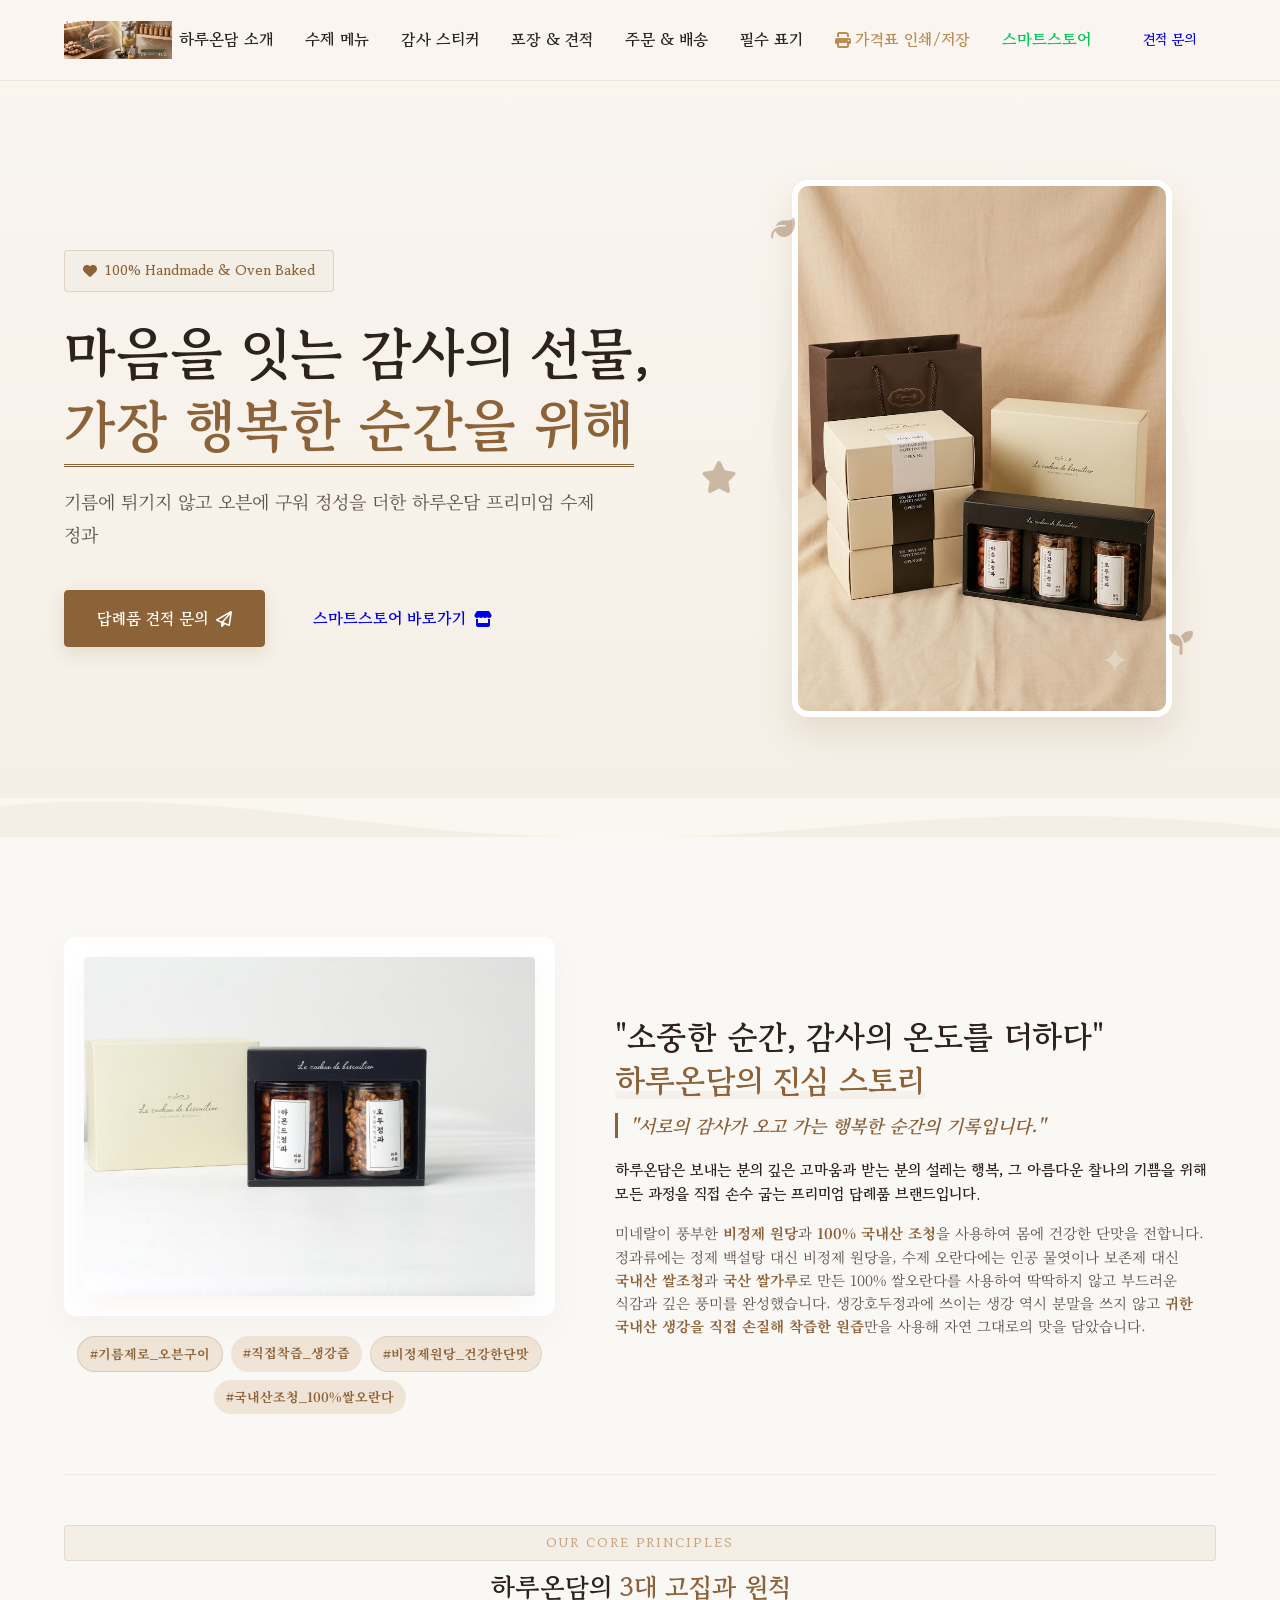
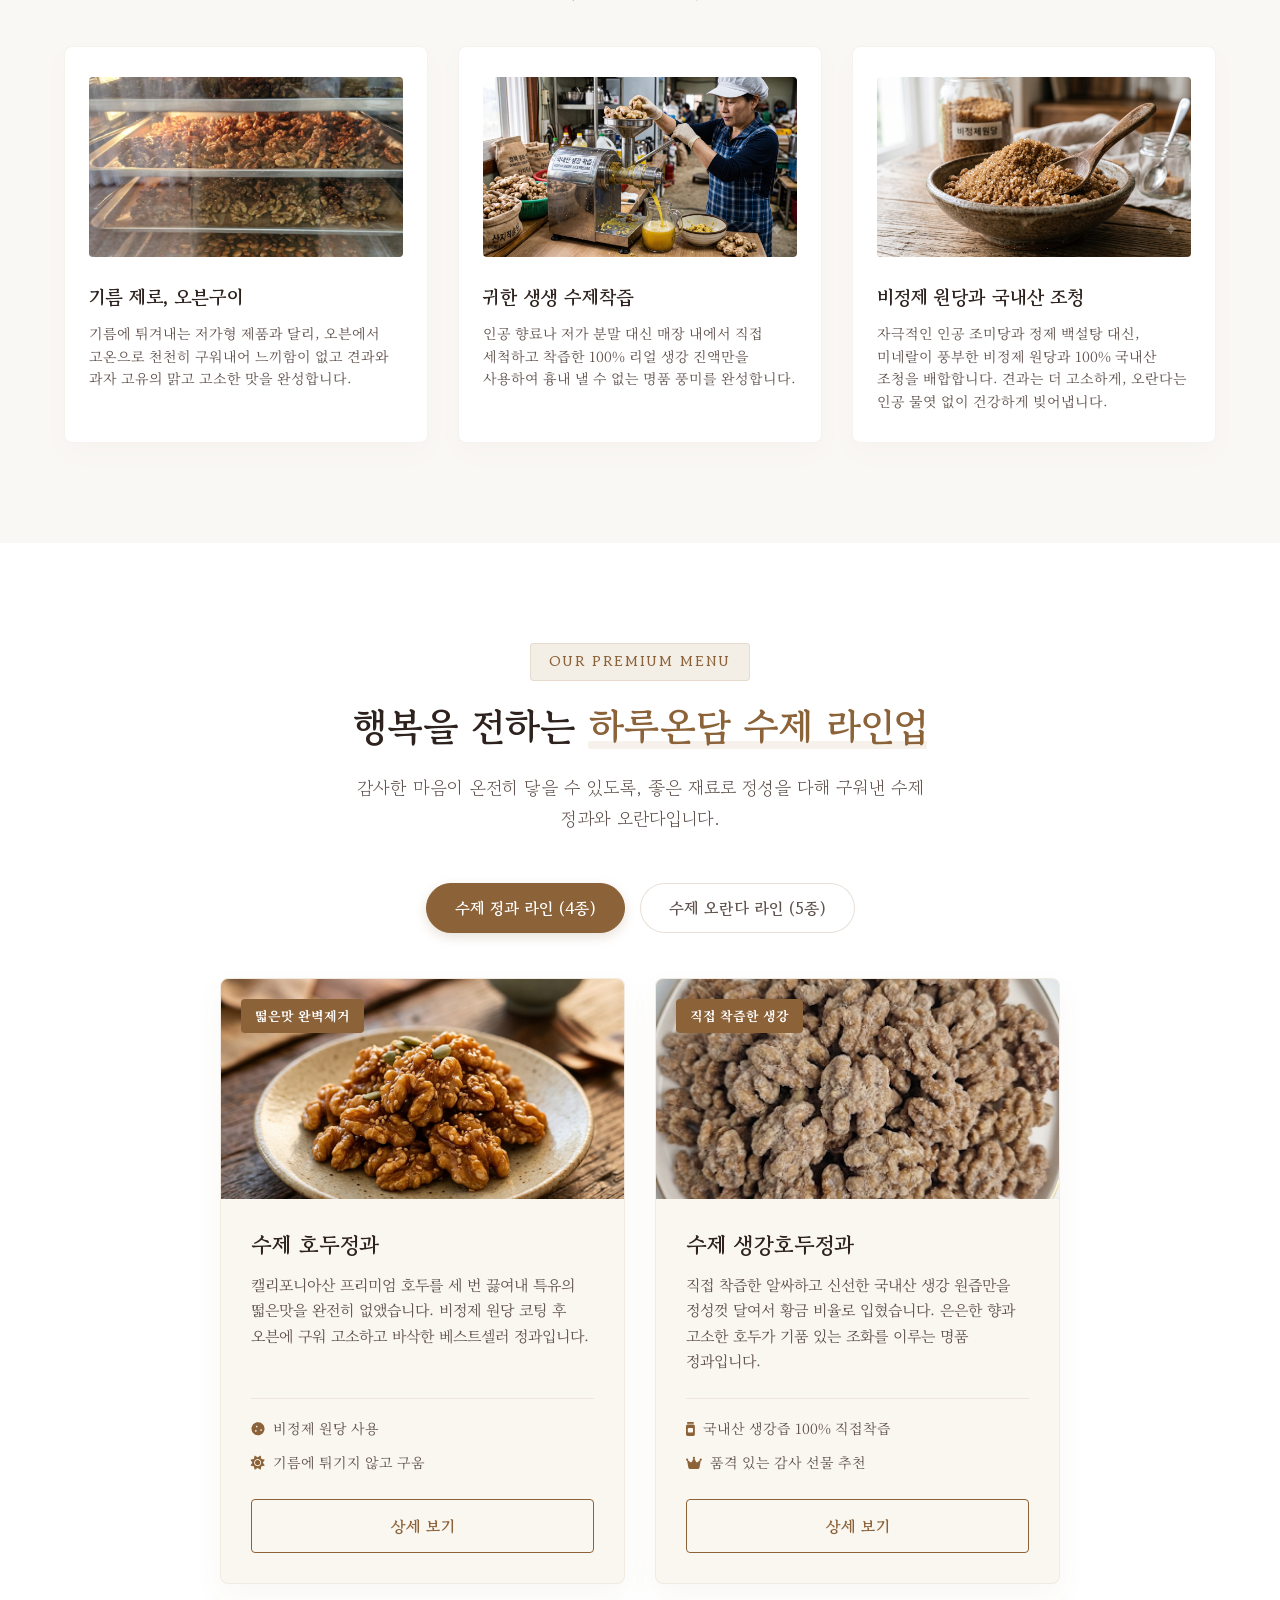
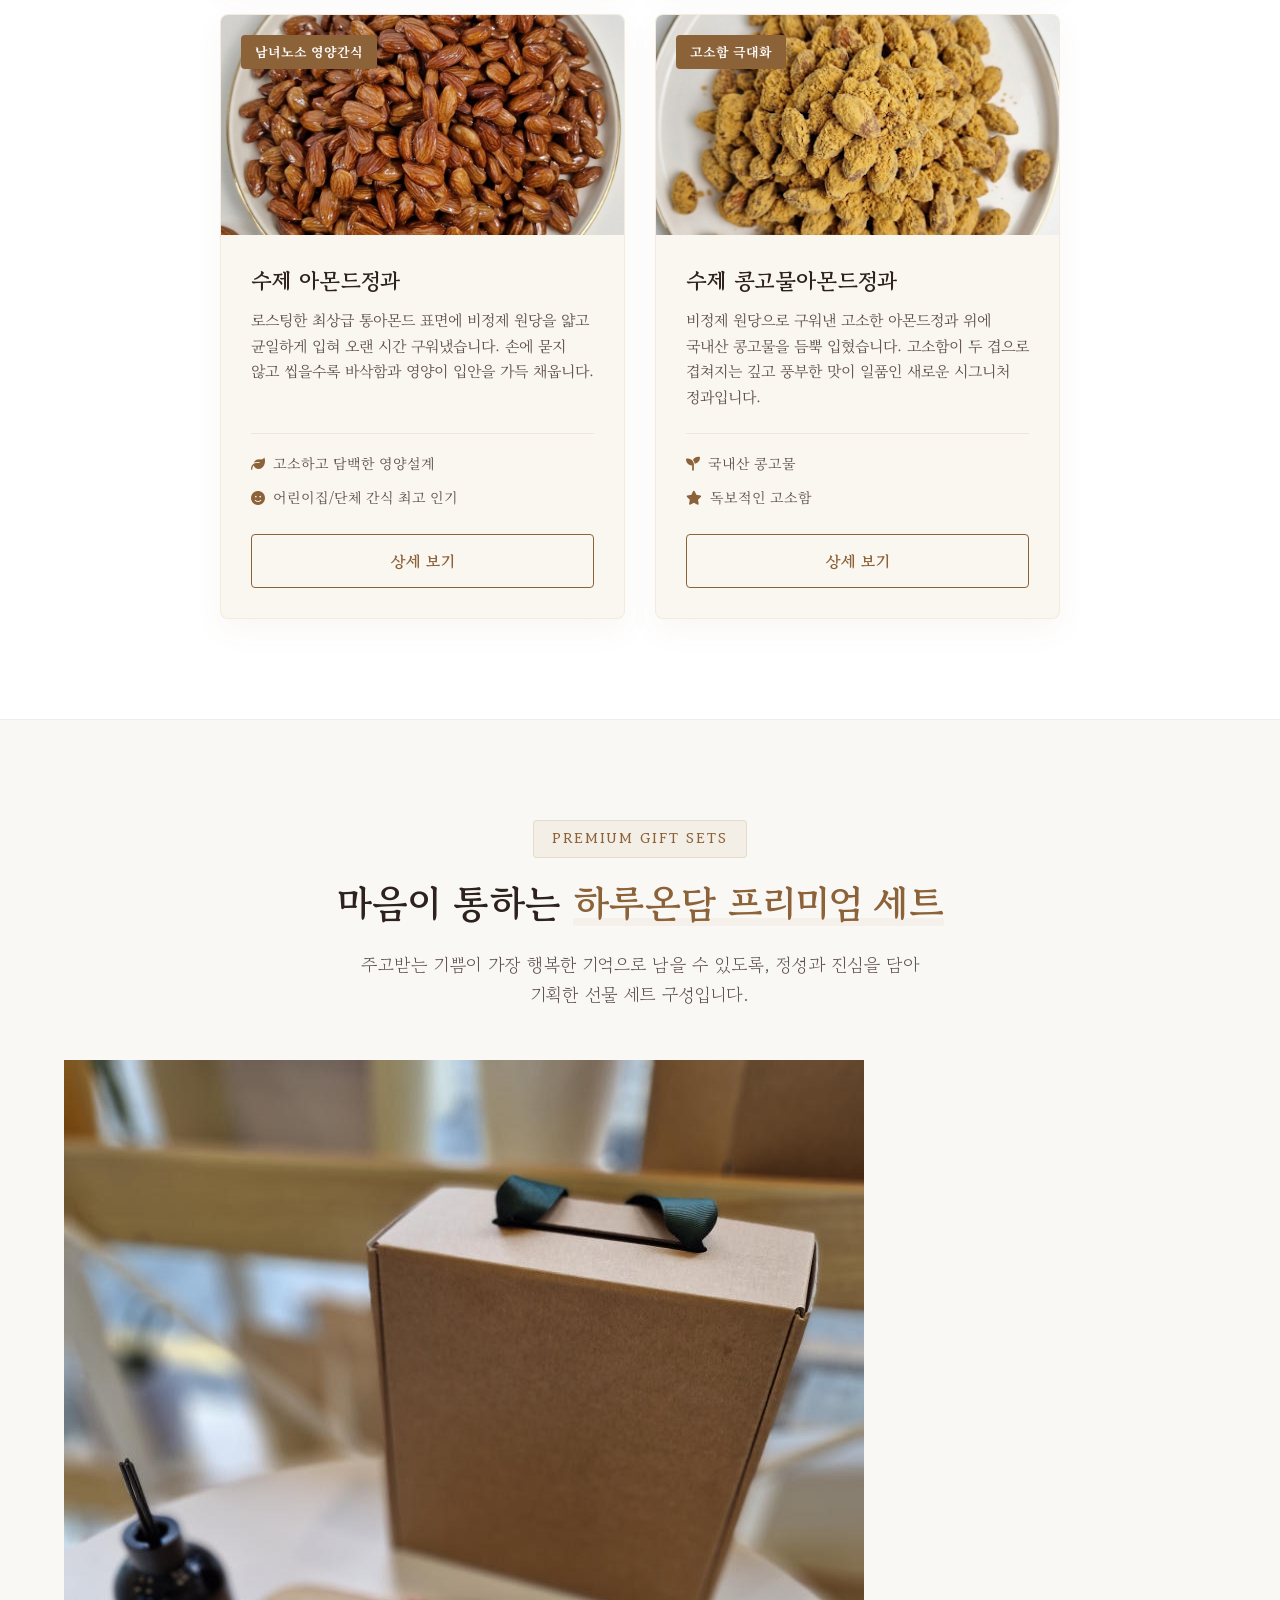
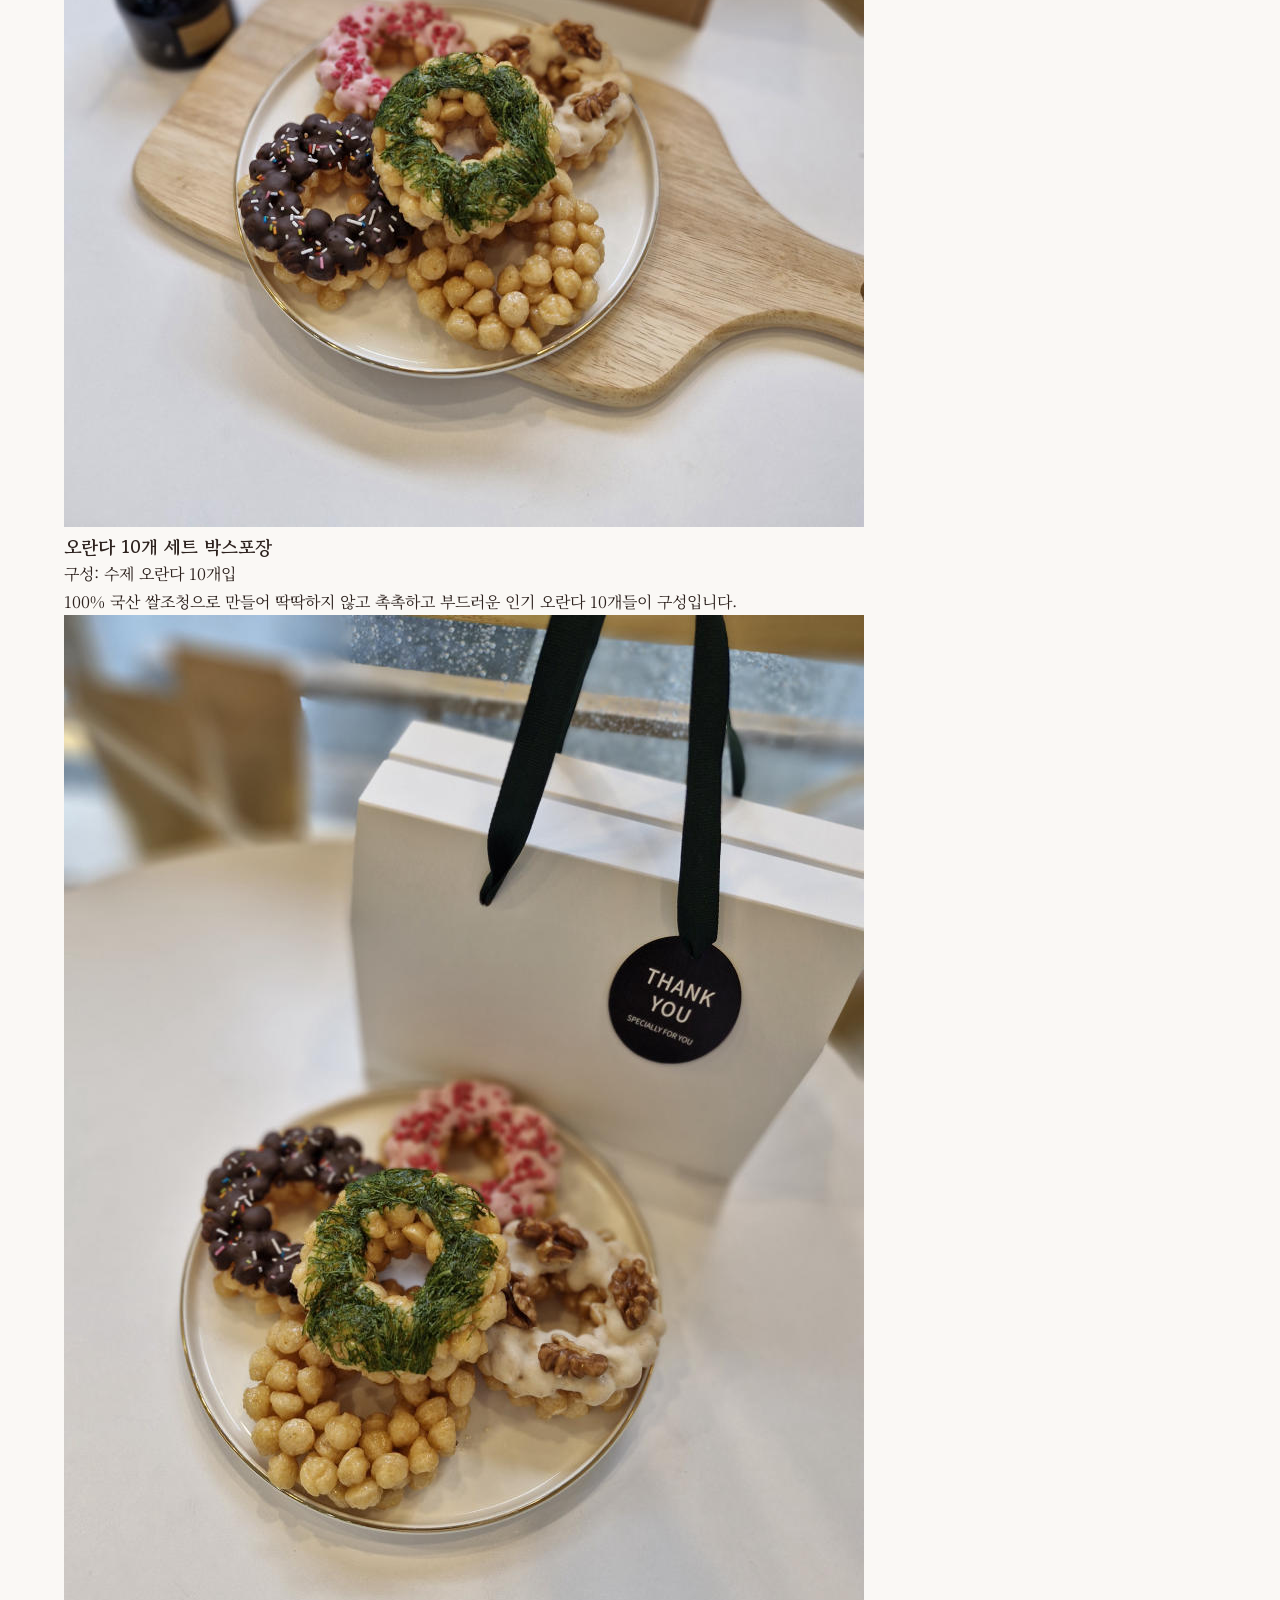
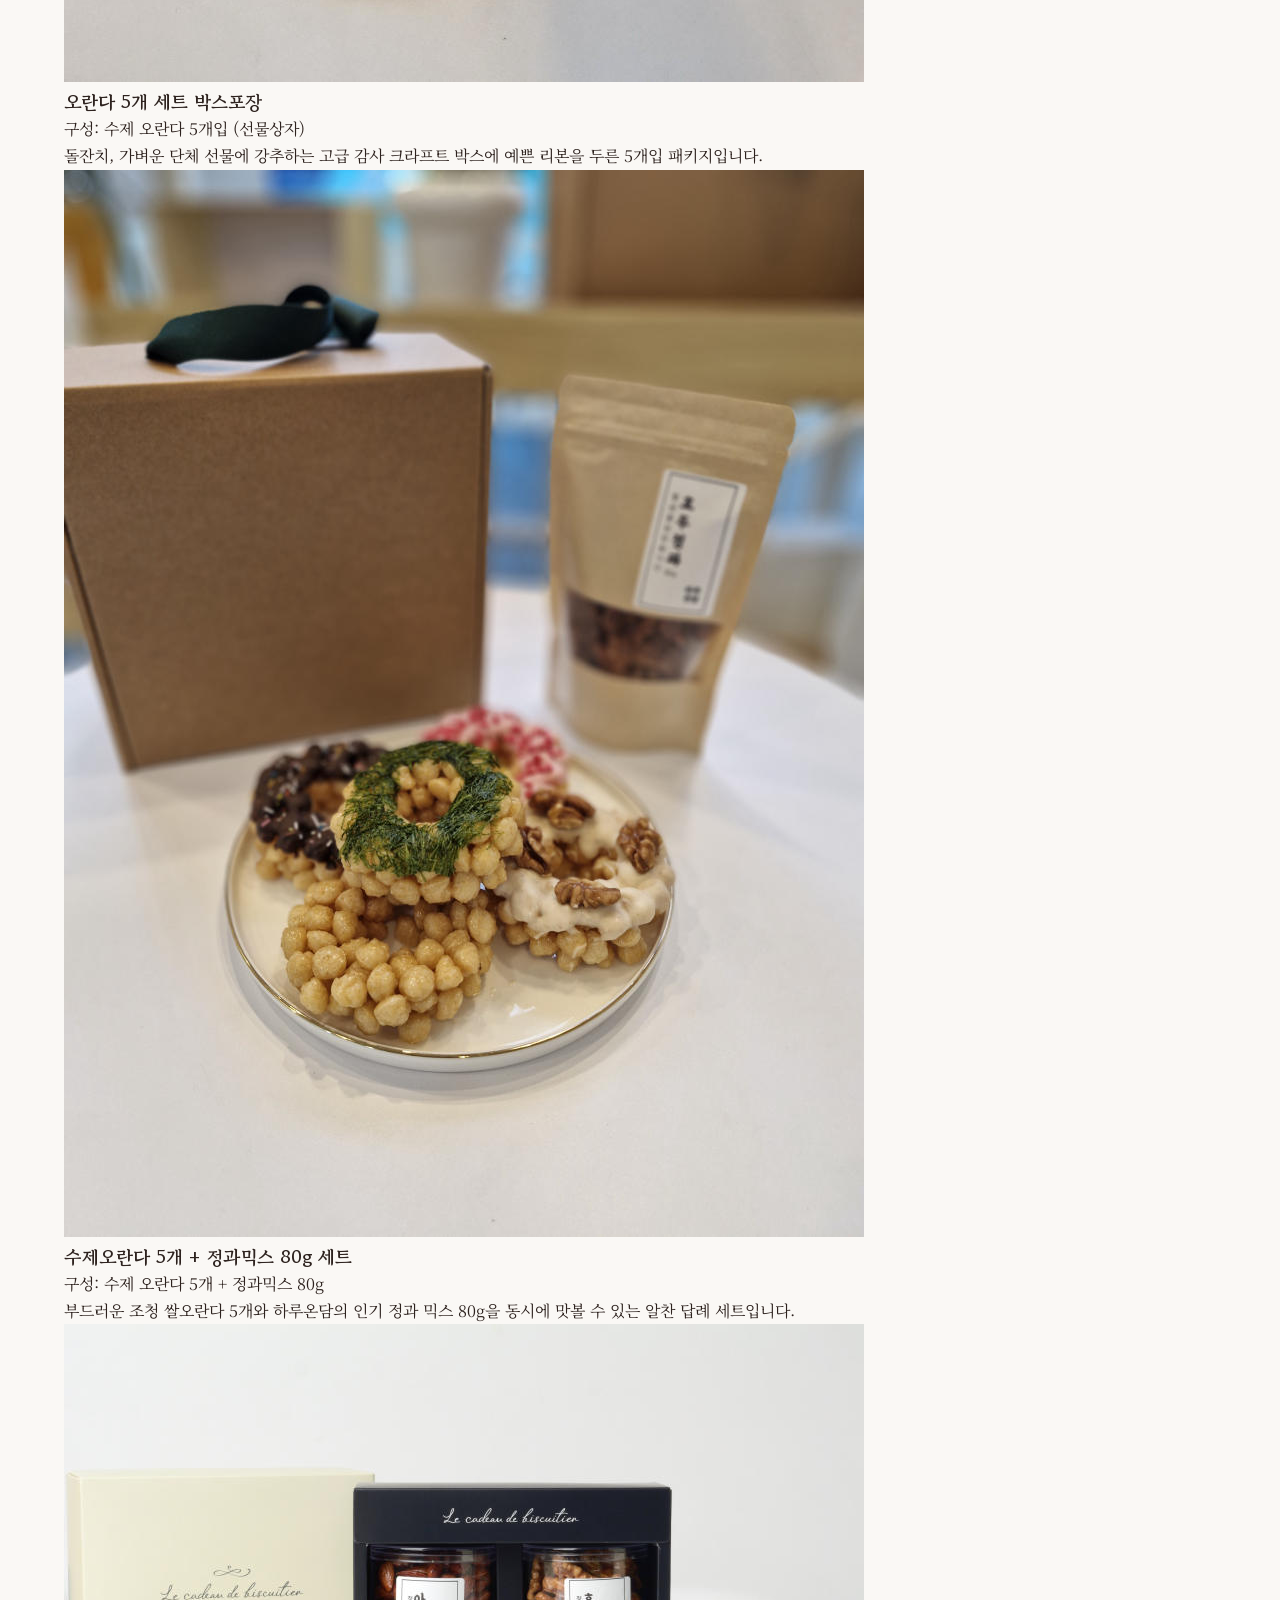
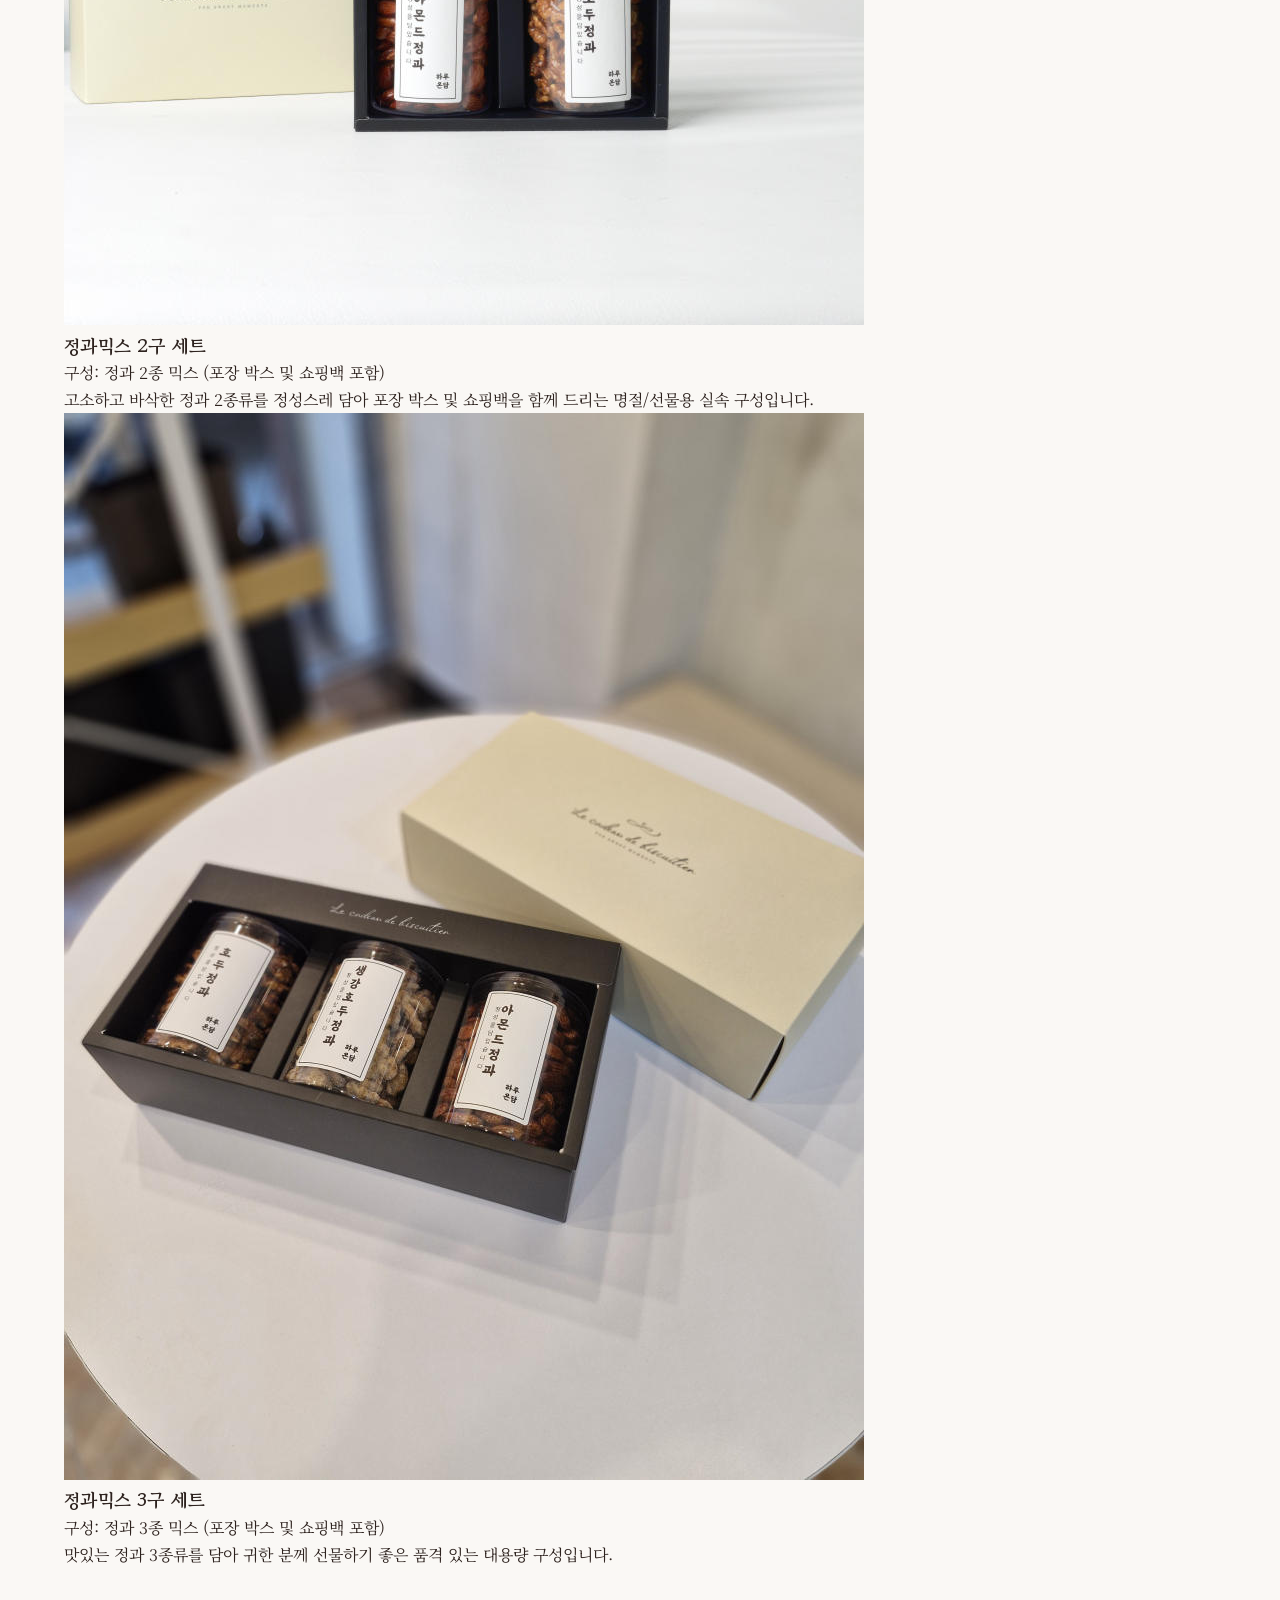
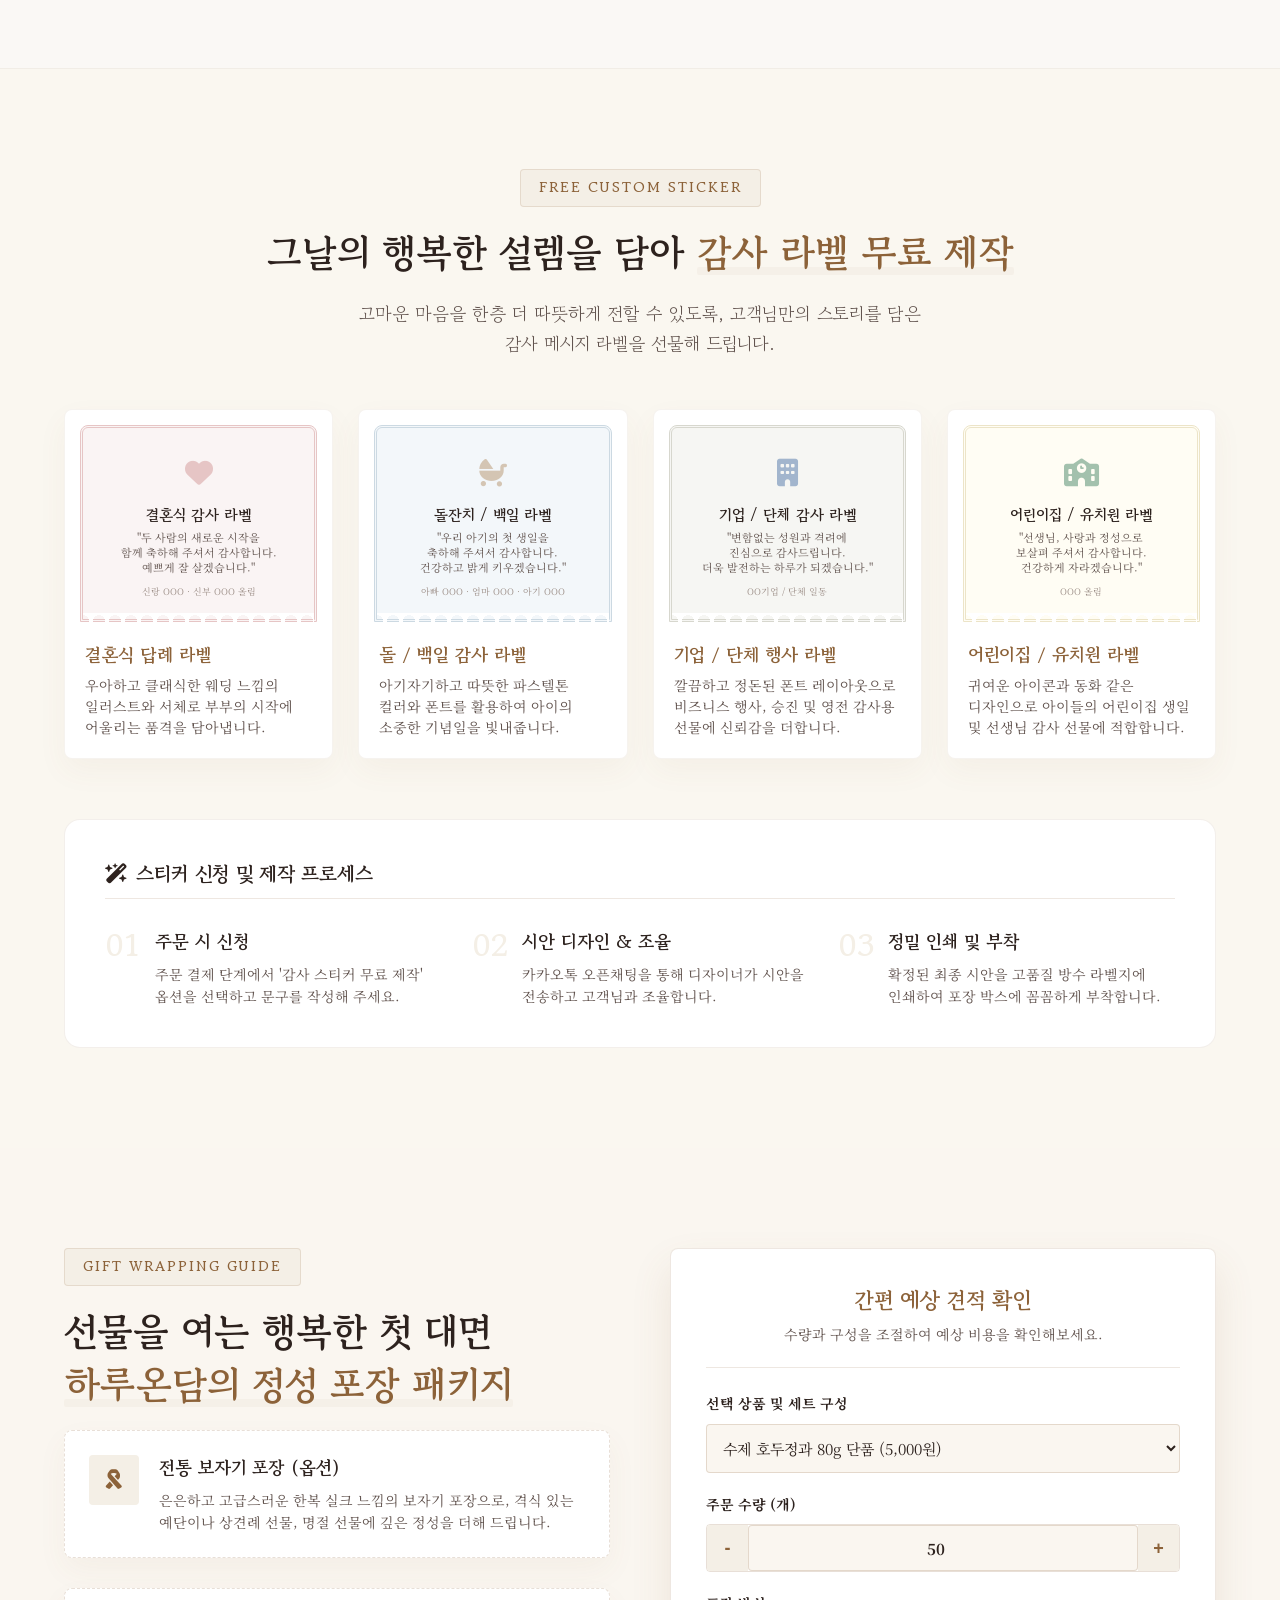
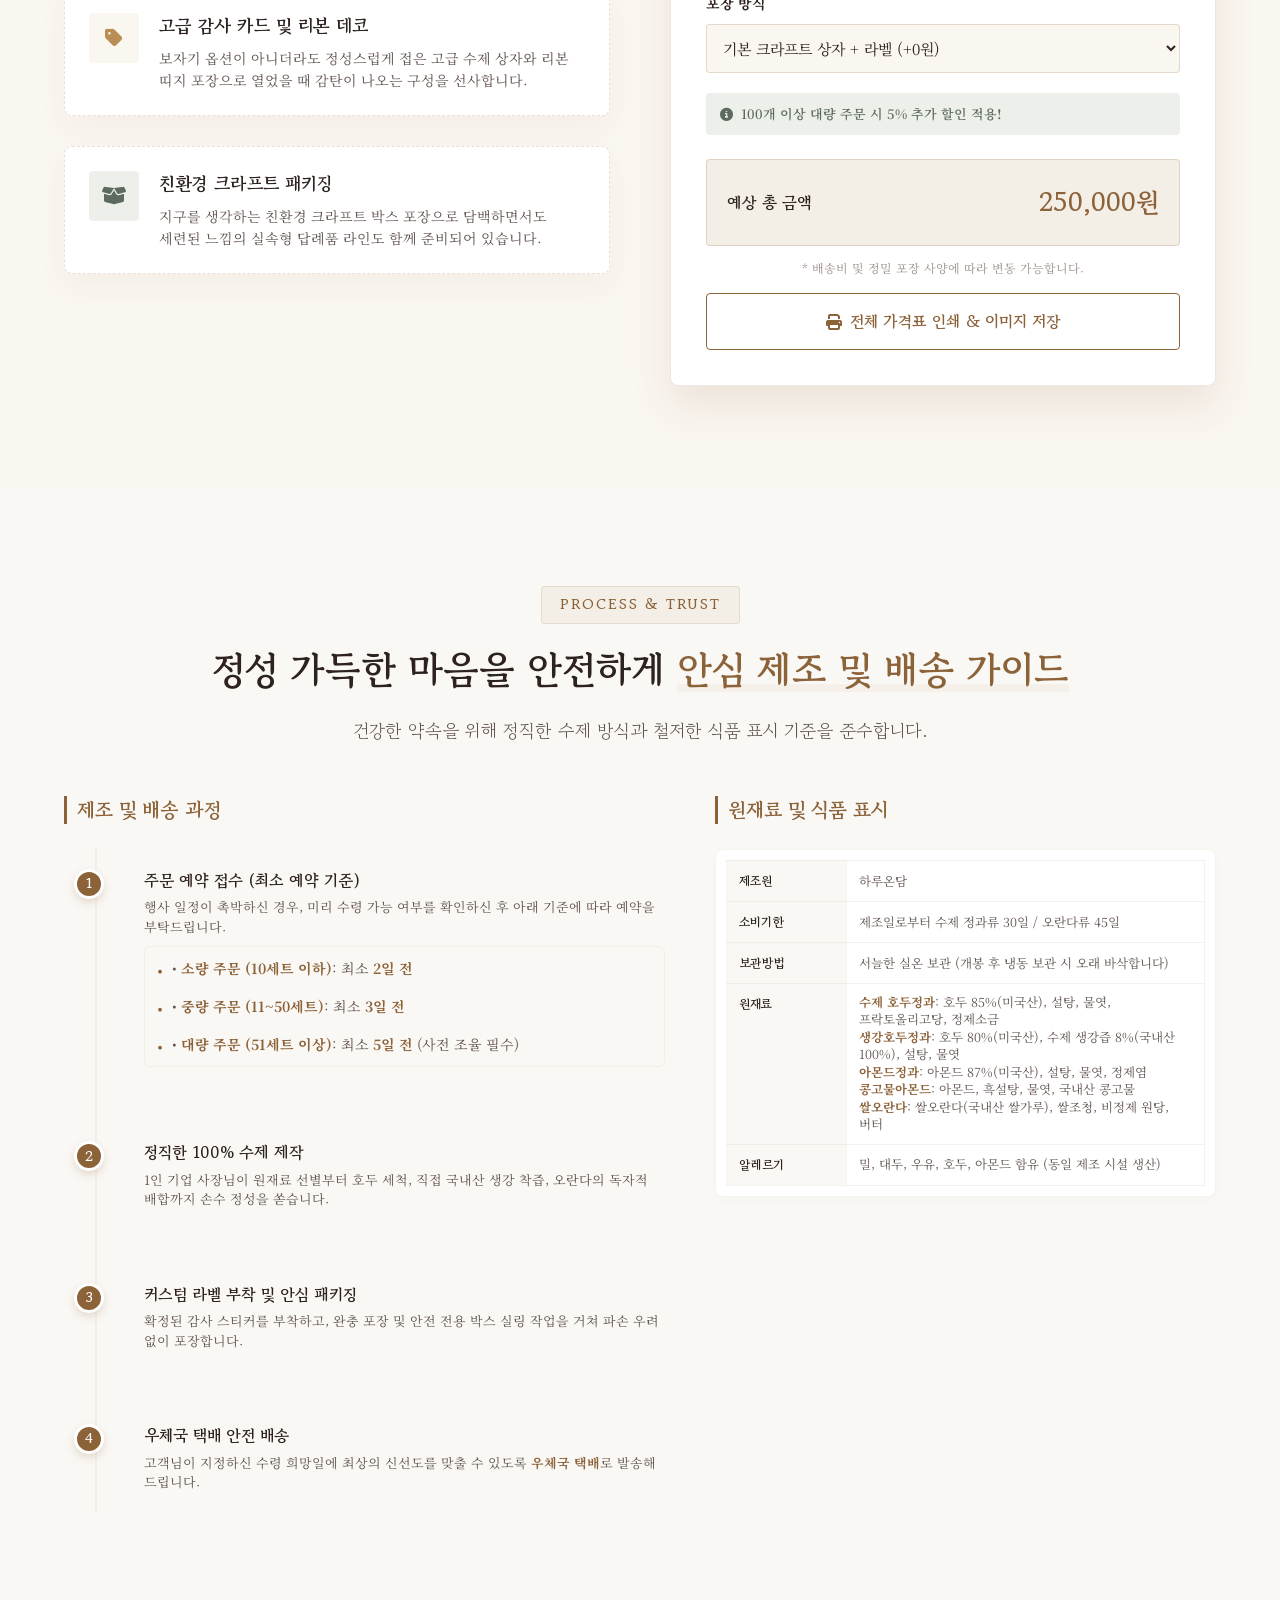
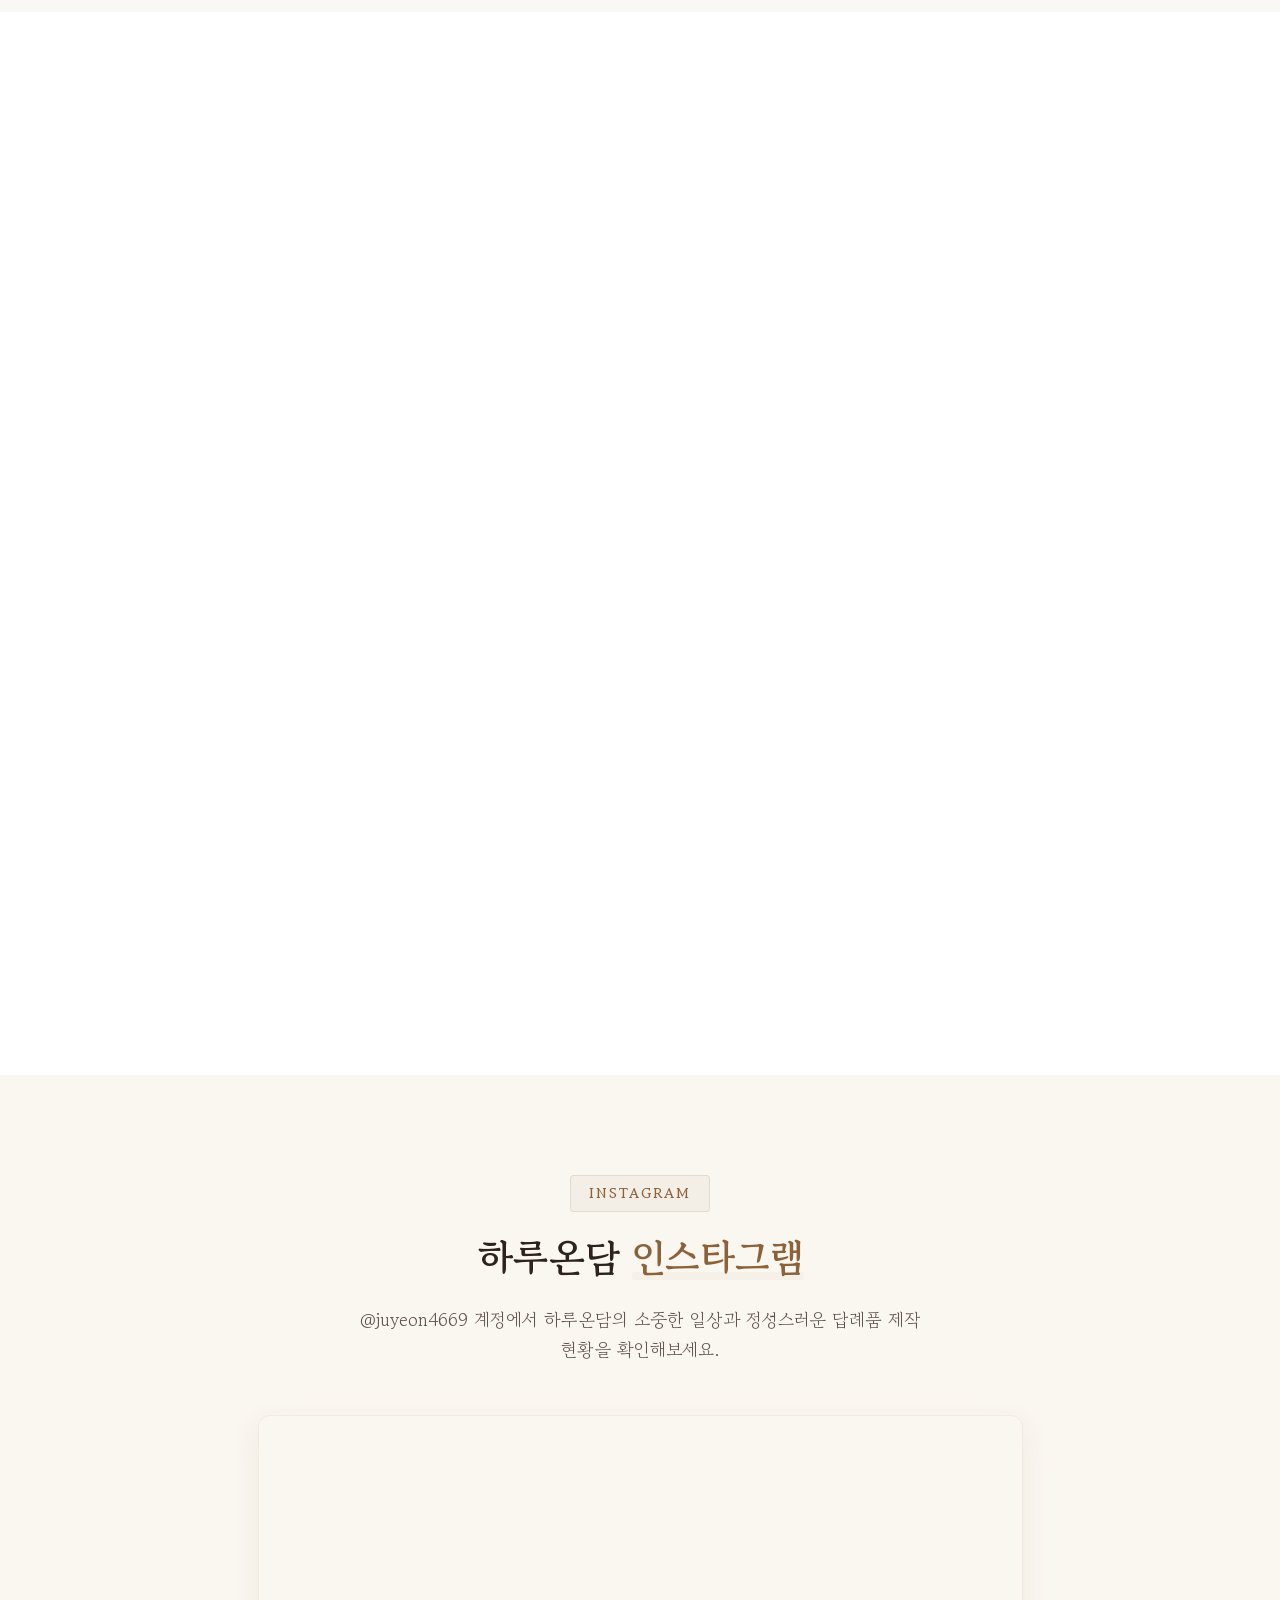
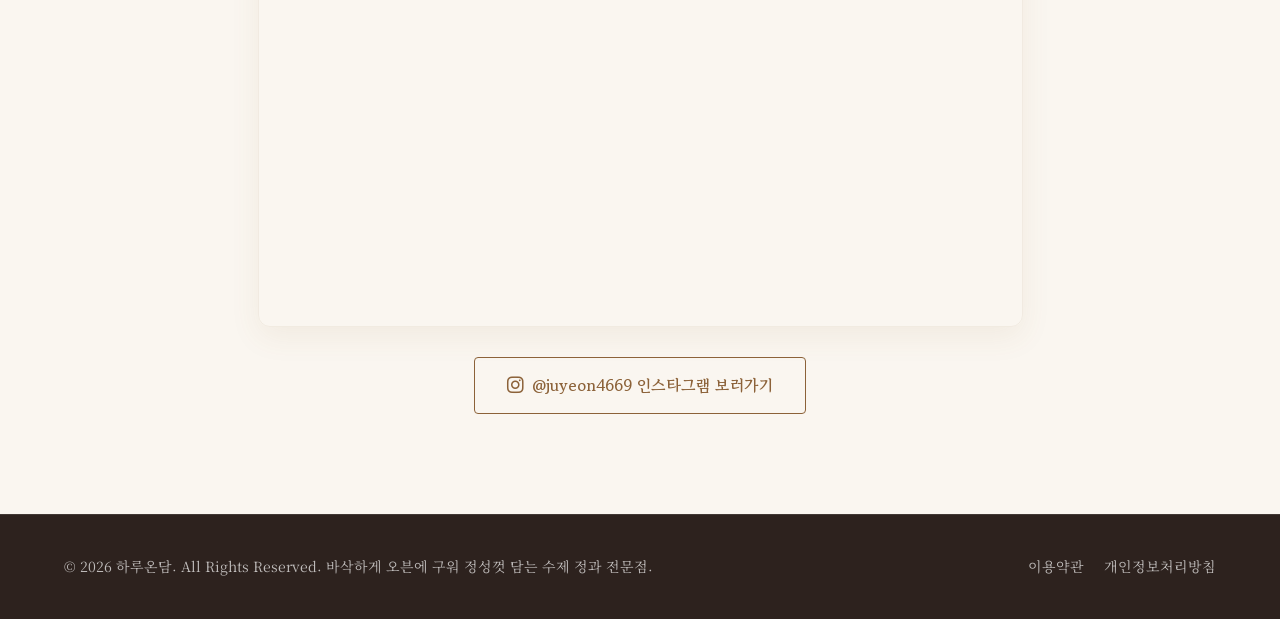
<file: index.html>
<!DOCTYPE html>
<html lang="ko">
<head>
    <meta charset="UTF-8">
    <meta name="viewport" content="width=device-width, initial-scale=1.0">
    <title>하루온담 - 감사의 마음을 전하는 가장 행복한 순간, 프리미엄 수제 정과 답례품</title>
    <meta name="description" content="소중한 분들께 전하는 깊은 감사의 마음, 가장 행복한 순간을 완성하는 프리미엄 수제 정과 답례품 하루온담입니다.">
    <!-- Google Fonts -->
    <link href="https://fonts.googleapis.com/css2?family=Gowun+Batang:wght@400;700&family=Noto+Serif+KR:wght@300;400;600;700&family=Outfit:wght@300;400;600&display=swap" rel="stylesheet">
    <!-- FontAwesome for Icons -->
    <link rel="stylesheet" href="https://cdnjs.cloudflare.com/ajax/libs/font-awesome/6.4.0/css/all.min.css">
    <!-- Custom CSS -->
    <link rel="stylesheet" href="style.css?v=2.0">
</head>
<body>

    <!-- Header & Navigation -->
    <header class="main-header">
        <div class="container header-container">
            <a href="#" class="logo">
                <img src="images/logo1.png" alt="하루온담" style="height: 38px; width: auto; object-fit: contain;">
            </a>
            <nav class="nav-menu">
                <ul>
                    <li><a href="#about" class="nav-link">하루온담 소개</a></li>
                    <li><a href="#products" class="nav-link">수제 메뉴</a></li>
                    <li><a href="#sticker" class="nav-link">감사 스티커</a></li>
                    <li><a href="#packaging" class="nav-link">포장 & 견적</a></li>
                    <li><a href="#process" class="nav-link">주문 & 배송</a></li>
                    <li><a href="#hygiene" class="nav-link">필수 표기</a></li>
                    <li><a href="menu.html" class="nav-link" style="color: var(--accent); font-weight: 700;"><i class="fa-solid fa-print" style="margin-right: 4px;"></i>가격표 인쇄/저장</a></li>
                    <li><a href="https://smartstore.naver.com/greenbites" class="nav-link" target="_blank" style="color: #03c75a; font-weight: 700;">스마트스토어</a></li>
                    <li><a href="#contact" class="btn btn-nav">견적 문의</a></li>
                </ul>
            </nav>
            <button class="mobile-nav-toggle" aria-label="메뉴 열기">
                <i class="fa-solid fa-bars"></i>
            </button>
        </div>
    </header>

    <!-- Hero Section -->
    <section class="hero-section">
        <div class="container hero-container">
            <div class="hero-content">
                <div class="hero-badge">
                    <span class="badge-icon"><i class="fa-solid fa-heart"></i></span> 100% Handmade & Oven Baked
                </div>
                <h1 class="hero-title">
                    마음을 잇는 감사의 선물,<br>
                    <span class="highlight-text">가장 행복한 순간을 위해</span>
                </h1>
                <p class="hero-description">
                    기름에 튀기지 않고 오븐에 구워 정성을 더한 하루온담 프리미엄 수제 정과
                </p>
                <div class="hero-cta">
                    <a href="#contact" class="btn btn-primary btn-bounce">
                        답례품 견적 문의 <i class="fa-regular fa-paper-plane"></i>
                    </a>
                    <a href="https://smartstore.naver.com/greenbites" target="_blank" class="btn btn-naver">
                        스마트스토어 바로가기 <i class="fa-solid fa-store"></i>
                    </a>
                </div>
            </div>
            <div class="hero-image-container">
                <div class="blob-bg"></div>
                <div class="decorative-icon element-1" style="color: var(--primary);"><i class="fa-solid fa-leaf"></i></div>
                <div class="decorative-icon element-2" style="color: var(--primary);"><i class="fa-solid fa-seedling"></i></div>
                <div class="decorative-icon element-3" style="color: var(--primary);"><i class="fa-solid fa-star"></i></div>
                <img src="images/main_representative.jpg" alt="하루온담 대표 수제 정과 세트" class="hero-image">
            </div>
        </div>
        <!-- Wave Divider (전통 구름/파도 문양 느낌) -->
        <div class="wave-divider">
            <svg data-name="Layer 1" xmlns="http://www.w3.org/2000/svg" viewBox="0 0 1200 120" preserveAspectRatio="none">
                <path d="M985.66,92.83C906.67,72,823.78,31,743.84,14.19c-82.26-17.34-168.06-16.33-250.45.39-57.84,11.73-114,31.07-172,41.86A600.21,600.21,0,0,1,0,27.35V120H1200V95.8C1132.19,118.92,1055.71,111.31,985.66,92.83Z" class="shape-fill"></path>
            </svg>
        </div>
    </section>

    <!-- About Us & Principles Section (통합) -->
    <section id="about" class="about-section section-padding" style="background-color: #FAF8F5;">
        <div class="container">
            <div class="about-container" style="margin-bottom: 60px;">
                <div class="about-image-area">
                    <div class="image-frame" style="box-shadow: var(--card-shadow); border-radius: 12px; overflow: hidden; border: 4px solid var(--white);">
                        <img src="images/set_2type.jpg" alt="하루온담 수제 정과 2종 세트" class="profile-image" style="width: 100%; height: auto; display: block;" loading="lazy">
                    </div>
                    <div class="tag-cloud" style="margin-top: 20px; display: flex; gap: 8px; flex-wrap: wrap; justify-content: center;">
                        <span class="tag tag-beige" style="background-color: #EFE4D6; color: #8C6239; padding: 6px 12px; border-radius: 20px; font-size: 13px; font-weight: 700;">#기름제로_오븐구이</span>
                        <span class="tag tag-brown" style="background-color: #EFE4D6; color: #8C6239; padding: 6px 12px; border-radius: 20px; font-size: 13px; font-weight: 700;">#직접착즙_생강즙</span>
                        <span class="tag tag-gold" style="background-color: #EFE4D6; color: #8C6239; padding: 6px 12px; border-radius: 20px; font-size: 13px; font-weight: 700;">#비정제원당_건강한단맛</span>
                        <span class="tag tag-orange" style="background-color: #EFE4D6; color: #8C6239; padding: 6px 12px; border-radius: 20px; font-size: 13px; font-weight: 700;">#국내산조청_100%쌀오란다</span>
                    </div>
                </div>
                <div class="about-text-area" style="text-align: left;">
                    <h2 class="section-title" style="font-family: 'Gowun Batang', serif; font-size: 32px; color: var(--text-dark); margin-bottom: 20px; line-height: 1.4;">"소중한 순간, 감사의 온도를 더하다"<br><strong>하루온담의 진심 스토리</strong></h2>
                    <p class="about-quote" style="font-size: 18px; font-weight: 600; color: var(--primary); margin-top: -10px; margin-bottom: 20px; font-style: italic; border-left: 3px solid var(--primary); padding-left: 12px; line-height: 1.4;">
                        "서로의 감사가 오고 가는 행복한 순간의 기록입니다."
                    </p>
                    <p class="about-intro" style="font-size: 15px; color: var(--text-dark); line-height: 1.6; margin-bottom: 15px;">
                        하루온담은 보내는 분의 깊은 고마움과 받는 분의 설레는 행복, 그 아름다운 찰나의 기쁨을 위해 모든 과정을 직접 손수 굽는 프리미엄 답례품 브랜드입니다.
                    </p>
                    <p class="about-detail" style="font-size: 14.5px; color: var(--text-light); line-height: 1.6; margin: 0;">
                        미네랄이 풍부한 <strong>비정제 원당</strong>과 <strong>100% 국내산 조청</strong>을 사용하여 몸에 건강한 단맛을 전합니다. 정과류에는 정제 백설탕 대신 비정제 원당을, 수제 오란다에는 인공 물엿이나 보존제 대신 <strong>국내산 쌀조청</strong>과 <strong>국산 쌀가루</strong>로 만든 100% 쌀오란다를 사용하여 딱딱하지 않고 부드러운 식감과 깊은 풍미를 완성했습니다. 생강호두정과에 쓰이는 생강 역시 분말을 쓰지 않고 <strong>귀한 국내산 생강을 직접 손질해 착즙한 원즙</strong>만을 사용해 자연 그대로의 맛을 담았습니다.
                    </p>
                </div>
            </div>
            
            <!-- Unified 3 Principles Grid -->
            <div style="border-top: 1px solid rgba(140, 98, 57, 0.1); padding-top: 50px;">
                <div class="section-header text-center" style="margin-bottom: 40px;">
                    <span class="subtitle" style="font-size: 13px; font-weight: 700; color: #C5A880; letter-spacing: 0.15em; text-transform: uppercase; display: block; margin-bottom: 8px;">Our Core Principles</span>
                    <h3 style="font-family: 'Gowun Batang', serif; font-size: 26px; color: var(--text-dark); margin: 0;">하루온담의 <strong>3대 고집과 원칙</strong></h3>
                </div>
                <div class="promise-grid">
                    <div class="promise-card fade-in-up">
                        <img src="images/oven.jpg" alt="기름 제로 오븐구이" loading="lazy">
                        <h4>기름 제로, 오븐구이</h4>
                        <p>기름에 튀겨내는 저가형 제품과 달리, 오븐에서 고온으로 천천히 구워내어 느끼함이 없고 견과와 과자 고유의 맑고 고소한 맛을 완성합니다.</p>
                    </div>
                    <div class="promise-card fade-in-up">
                        <img src="images/ginger_extract.png" alt="귀한 생생 수제착즙" loading="lazy">
                        <h4>귀한 생생 수제착즙</h4>
                        <p>인공 향료나 저가 분말 대신 매장 내에서 직접 세척하고 착즙한 100% 리얼 생강 진액만을 사용하여 흉내 낼 수 없는 명품 풍미를 완성합니다.</p>
                    </div>
                    <div class="promise-card fade-in-up">
                        <img src="images/raw_sugar.png" alt="비정제 원당과 국내산 조청의 건강한 단맛" loading="lazy">
                        <h4>비정제 원당과 국내산 조청</h4>
                        <p>자극적인 인공 조미당과 정제 백설탕 대신, 미네랄이 풍부한 비정제 원당과 100% 국내산 조청을 배합합니다. 견과는 더 고소하게, 오란다는 인공 물엿 없이 건강하게 빚어냅니다.</p>
                    </div>
                </div>
            </div>
        </div>
    </section>

    <!-- Products Section -->
    <section id="products" class="programs-section section-padding">
        <div class="container">
            <div class="section-header text-center">
                <span class="subtitle">Our Premium Menu</span>
                <h2 class="section-title">행복을 전하는 <strong>하루온담 수제 라인업</strong></h2>
                <p class="section-desc">감사한 마음이 온전히 닿을 수 있도록, 좋은 재료로 정성을 다해 구워낸 수제 정과와 오란다입니다.</p>
            </div>

            <!-- Tab Buttons -->
            <div class="product-tabs">
                <button class="btn-tab active" data-tab="tab-jeonggwa">수제 정과 라인 (4종)</button>
                <button class="btn-tab" data-tab="tab-oranda">수제 오란다 라인 (5종)</button>
            </div>

            <!-- Tab Panel 1: Jeonggwa -->
            <div id="tab-jeonggwa" class="tab-panel active">
                <div class="programs-grid jeonggwa-grid">
                    <!-- Product 1 (호두정과) -->
                    <div class="program-card">
                        <div class="program-image-area">
                            <img src="images/walnut_original.png" alt="수제 호두정과" class="product-grid-img" loading="lazy">
                            <div class="program-badge">떫은맛 완벽제거</div>
                        </div>
                        <div class="program-content">
                            <h3 class="program-title">수제 호두정과</h3>
                            <p class="program-desc">캘리포니아산 프리미엄 호두를 세 번 끓여내 특유의 떫은맛을 완전히 없앴습니다. 비정제 원당 코팅 후 오븐에 구워 고소하고 바삭한 베스트셀러 정과입니다.</p>
                            <div class="program-meta">
                                <span><i class="fa-solid fa-cookie"></i> 비정제 원당 사용</span>
                                <span><i class="fa-solid fa-sun"></i> 기름에 튀기지 않고 구움</span>
                            </div>
                            <button class="btn btn-outline btn-block btn-open-modal" data-modal="modal-walnut">상세 보기</button>
                        </div>
                    </div>
                    <!-- Product 2 (생강호두정과) -->
                    <div class="program-card">
                        <div class="program-image-area">
                            <img src="images/ginger_walnut.jpg" alt="수제 생강호두정과" class="product-grid-img" loading="lazy">
                            <div class="program-badge">직접 착즙한 생강</div>
                        </div>
                        <div class="program-content">
                            <h3 class="program-title">수제 생강호두정과</h3>
                            <p class="program-desc">직접 착즙한 알싸하고 신선한 국내산 생강 원즙만을 정성껏 달여서 황금 비율로 입혔습니다. 은은한 향과 고소한 호두가 기품 있는 조화를 이루는 명품 정과입니다.</p>
                            <div class="program-meta">
                                <span><i class="fa-solid fa-jar"></i> 국내산 생강즙 100% 직접착즙</span>
                                <span><i class="fa-solid fa-crown"></i> 품격 있는 감사 선물 추천</span>
                            </div>
                            <button class="btn btn-outline btn-block btn-open-modal" data-modal="modal-ginger">상세 보기</button>
                        </div>
                    </div>
                    <!-- Product 3 (아몬드정과) -->
                    <div class="program-card">
                        <div class="program-image-area">
                            <img src="images/almond_jeonggwa.jpg" alt="수제 아몬드정과" class="product-grid-img" loading="lazy">
                            <div class="program-badge">남녀노소 영양간식</div>
                        </div>
                        <div class="program-content">
                            <h3 class="program-title">수제 아몬드정과</h3>
                            <p class="program-desc">로스팅한 최상급 통아몬드 표면에 비정제 원당을 얇고 균일하게 입혀 오랜 시간 구워냈습니다. 손에 묻지 않고 씹을수록 바삭함과 영양이 입안을 가득 채웁니다.</p>
                            <div class="program-meta">
                                <span><i class="fa-solid fa-leaf"></i> 고소하고 담백한 영양설계</span>
                                <span><i class="fa-solid fa-face-smile"></i> 어린이집/단체 간식 최고 인기</span>
                            </div>
                            <button class="btn btn-outline btn-block btn-open-modal" data-modal="modal-almond">상세 보기</button>
                        </div>
                    </div>
                    <!-- Product 4 (콩고물아몬드정과) -->
                    <div class="program-card">
                        <div class="program-image-area">
                            <img src="images/kongalmond_jeonggwa.jpg" alt="수제 콩고물아몬드정과" class="product-grid-img" loading="lazy">
                            <div class="program-badge">고소함 극대화</div>
                        </div>
                        <div class="program-content">
                            <h3 class="program-title">수제 콩고물아몬드정과</h3>
                            <p class="program-desc">비정제 원당으로 구워낸 고소한 아몬드정과 위에 국내산 콩고물을 듬뿍 입혔습니다. 고소함이 두 겹으로 겹쳐지는 깊고 풍부한 맛이 일품인 새로운 시그니처 정과입니다.</p>
                            <div class="program-meta">
                                <span><i class="fa-solid fa-seedling"></i> 국내산 콩고물</span>
                                <span><i class="fa-solid fa-star"></i> 독보적인 고소함</span>
                            </div>
                            <button class="btn btn-outline btn-block btn-open-modal" data-modal="modal-kongalmond">상세 보기</button>
                        </div>
                    </div>
                </div>
            </div>

            <!-- Tab Panel 2: Oranda -->
            <div id="tab-oranda" class="tab-panel">
                <div class="programs-grid">
                    <!-- Product 1 (견과 오란다) -->
                    <div class="program-card">
                        <div class="program-image-area">
                            <img src="images/oranda_walnut.jpg" alt="견과오란다" class="product-grid-img" loading="lazy">
                            <div class="program-badge">고소하고 담백</div>
                        </div>
                        <div class="program-content">
                            <h3 class="program-title">견과오란다</h3>
                            <p class="program-desc">호두, 아몬드, 땅콩, 해바라기씨 등 영양 가득한 견과류를 듬뿍 토핑하여 씹는 맛의 다채로움과 극대화된 고소함을 모두 잡은 프리미엄 오란다입니다.</p>
                            <div class="program-meta">
                                <span><i class="fa-solid fa-nut"></i> 견과류 토핑 가득</span>
                                <span><i class="fa-solid fa-sun"></i> 오븐에 구워 바삭함</span>
                            </div>
                            <button class="btn btn-outline btn-block btn-open-modal" data-modal="modal-oranda-nut">상세 보기</button>
                        </div>
                    </div>
                    <!-- Product 2 (유자 오란다) -->
                    <div class="program-card">
                        <div class="program-image-area">
                            <div class="oranda-placeholder oranda-yuzu-bg">
                                <span class="placeholder-emoji">🍊</span>
                                <span class="placeholder-tag">Yuzu Oranda</span>
                            </div>
                            <div class="program-badge">상큼하고 향긋</div>
                        </div>
                        <div class="program-content">
                            <h3 class="program-title">유자오란다</h3>
                            <p class="program-desc">향긋하고 새콤달콤한 국내산 유자청과 유자 필을 조청 소스에 조화롭게 입혀, 한 입 베어 물 때마다 상큼한 시트러스 풍미가 입안에 은은하게 퍼지는 오란다입니다.</p>
                            <div class="program-meta">
                                <span><i class="fa-solid fa-lemon"></i> 국내산 유자 사용</span>
                                <span><i class="fa-solid fa-wand-magic-sparkles"></i> 향긋하고 깔끔한 뒷맛</span>
                            </div>
                            <button class="btn btn-outline btn-block btn-open-modal" data-modal="modal-oranda-yuzu">상세 보기</button>
                        </div>
                    </div>
                    <!-- Product 3 (감태 오란다) -->
                    <div class="program-card">
                        <div class="program-image-area">
                            <div class="oranda-placeholder oranda-gamtae-bg">
                                <span class="placeholder-emoji">🌿</span>
                                <span class="placeholder-tag">Gamtae Oranda</span>
                            </div>
                            <div class="program-badge">단짠의 정석</div>
                        </div>
                        <div class="program-content">
                            <h3 class="program-title">감태오란다</h3>
                            <p class="program-desc">국내산 청정 감태를 오란다 결마다 아낌없이 입혔습니다. 짭조름하고 향긋한 바다 향이 쌀조청의 단맛과 절묘하게 어우러져 고급스럽고 담백한 단짠을 구현합니다.</p>
                            <div class="program-meta">
                                <span><i class="fa-solid fa-water"></i> 국내산 감태 사용</span>
                                <span><i class="fa-solid fa-crown"></i> 격식 있는 선물 추천</span>
                            </div>
                            <button class="btn btn-outline btn-block btn-open-modal" data-modal="modal-oranda-gamtae">상세 보기</button>
                        </div>
                    </div>
                    <!-- Product 4 (초코토핑 오란다) -->
                    <div class="program-card">
                        <div class="program-image-area">
                            <img src="images/oranda_chocolate.jpg" alt="초코토핑오란다" class="product-grid-img" loading="lazy">
                            <div class="program-badge">달콤한 즐거움</div>
                        </div>
                        <div class="program-content">
                            <h3 class="program-title">초코토핑오란다</h3>
                            <p class="program-desc">부드러운 오란다 위에 진하고 달콤한 벨기에산 초콜릿 코팅과 바삭한 크런치 토핑을 올려, 한 입 먹는 순간 풍부한 초콜릿 풍미와 바삭함이 특징인 디저트 오란다입니다.</p>
                            <div class="program-meta">
                                <span><i class="fa-solid fa-candy-cane"></i> 벨기에산 다크 초콜릿</span>
                                <span><i class="fa-solid fa-face-smile"></i> 젊은 층 및 아이들 최고 인기</span>
                            </div>
                            <button class="btn btn-outline btn-block btn-open-modal" data-modal="modal-oranda-chocotoring">상세 보기</button>
                        </div>
                    </div>
                    <!-- Product 5 (콩고물 오란다) -->
                    <div class="program-card">
                        <div class="program-image-area">
                            <div class="oranda-placeholder oranda-konggopul-bg">
                                <span class="placeholder-emoji">🌾</span>
                                <span class="placeholder-tag">Bean Flour Oranda</span>
                            </div>
                            <div class="program-badge">할매입맛 강추</div>
                        </div>
                        <div class="program-content">
                            <h3 class="program-title">콩고물오란다</h3>
                            <p class="program-desc">쫀득하고 말랑한 오란다 위에 고소하고 담백한 국내산 콩고물을 듬뿍 입혀내어, 구수하고 깊은 인절미의 맛을 전통 한과 식감으로 재해석한 웰빙 오란다입니다.</p>
                            <div class="program-meta">
                                <span><i class="fa-solid fa-seedling"></i> 100% 국내산 콩고물</span>
                                <span><i class="fa-solid fa-heart"></i> 은은하고 고소한 단맛</span>
                            </div>
                            <button class="btn btn-outline btn-block btn-open-modal" data-modal="modal-oranda-konggopul">상세 보기</button>
                        </div>
                    </div>
                </div>
            </div>
        </div>
    </section>

    <!-- Premium Set Menu Section -->
    <section id="set-menu" class="set-menu-section section-padding" style="background-color: #FAF8F5; border-top: 1px solid rgba(140, 98, 57, 0.08); border-bottom: 1px solid rgba(140, 98, 57, 0.08);">
        <div class="container">
            <div class="section-header text-center">
                <span class="subtitle">Premium Gift Sets</span>
                <h2 class="section-title">마음이 통하는 <strong>하루온담 프리미엄 세트</strong></h2>
                <p class="section-desc">주고받는 기쁨이 가장 행복한 기억으로 남을 수 있도록, 정성과 진심을 담아 기획한 선물 세트 구성입니다.</p>
            </div>
            
            <div class="set-menu-grid">
                <!-- Set 2 -->
                <div class="set-menu-card">
                    <div class="set-img-frame">
                        <img src="images/set_oranda10.jpg" alt="오란다 10개 세트 박스포장" loading="lazy">
                    </div>
                    <div class="set-card-content">
                        <h3>오란다 10개 세트 박스포장</h3>
                        <p class="set-composition">구성: 수제 오란다 10개입</p>
                        <p class="set-desc">100% 국산 쌀조청으로 만들어 딱딱하지 않고 촉촉하고 부드러운 인기 오란다 10개들이 구성입니다.</p>

                    </div>
                </div>
                <!-- Set 4 -->
                <div class="set-menu-card">
                    <div class="set-img-frame">
                        <img src="images/set_oranda5.jpg" alt="오란다 5개 세트 박스포장" loading="lazy">
                    </div>
                    <div class="set-card-content">
                        <h3>오란다 5개 세트 박스포장</h3>
                        <p class="set-composition">구성: 수제 오란다 5개입 (선물상자)</p>
                        <p class="set-desc">돌잔치, 가벼운 단체 선물에 강추하는 고급 감사 크라프트 박스에 예쁜 리본을 두른 5개입 패키지입니다.</p>

                    </div>
                </div>
                <!-- Set 5 -->
                <div class="set-menu-card">
                    <div class="set-img-frame">
                        <img src="images/set_oranda5_walnut.jpg" alt="수제오란다 5개 + 정과믹스 80g 세트" loading="lazy">
                    </div>
                    <div class="set-card-content">
                        <h3>수제오란다 5개 + 정과믹스 80g 세트</h3>
                        <p class="set-composition">구성: 수제 오란다 5개 + 정과믹스 80g</p>
                        <p class="set-desc">부드러운 조청 쌀오란다 5개와 하루온담의 인기 정과 믹스 80g을 동시에 맛볼 수 있는 알찬 답례 세트입니다.</p>

                    </div>
                </div>
                <!-- Set 6 -->
                <div class="set-menu-card">
                    <div class="set-img-frame">
                        <img src="images/set_2type.jpg" alt="정과믹스 2구 세트" loading="lazy">
                    </div>
                    <div class="set-card-content">
                        <h3>정과믹스 2구 세트</h3>
                        <p class="set-composition">구성: 정과 2종 믹스 (포장 박스 및 쇼핑백 포함)</p>
                        <p class="set-desc">고소하고 바삭한 정과 2종류를 정성스레 담아 포장 박스 및 쇼핑백을 함께 드리는 명절/선물용 실속 구성입니다.</p>

                    </div>
                </div>
                <!-- Set 7 -->
                <div class="set-menu-card">
                    <div class="set-img-frame">
                        <img src="images/set_3type.jpg" alt="정과믹스 3구 세트" loading="lazy">
                    </div>
                    <div class="set-card-content">
                        <h3>정과믹스 3구 세트</h3>
                        <p class="set-composition">구성: 정과 3종 믹스 (포장 박스 및 쇼핑백 포함)</p>
                        <p class="set-desc">맛있는 정과 3종류를 담아 귀한 분께 선물하기 좋은 품격 있는 대용량 구성입니다.</p>

                    </div>
                </div>

            </div>
        </div>
    </section>


    <!-- Sticker Service Section -->
    <section id="sticker" class="sticker-section section-padding">
        <div class="container">
            <div class="section-header text-center">
                <span class="subtitle">Free Custom Sticker</span>
                <h2 class="section-title">그날의 행복한 설렘을 담아 <strong>감사 라벨 무료 제작</strong></h2>
                <p class="section-desc">고마운 마음을 한층 더 따뜻하게 전할 수 있도록, 고객님만의 스토리를 담은 감사 메시지 라벨을 선물해 드립니다.</p>
            </div>
            
            <div class="sticker-grid">
                <!-- Card 1: Wedding -->
                <div class="sticker-card">
                    <div class="sticker-preview wedding-theme">
                        <span class="theme-icon" style="color: #E6C5C5;"><i class="fa-solid fa-heart"></i></span>
                        <h4>결혼식 감사 라벨</h4>
                        <p class="sticker-text">"두 사람의 새로운 시작을<br>함께 축하해 주셔서 감사합니다.<br>예쁘게 잘 살겠습니다."</p>
                        <span class="sticker-date">신랑 OOO · 신부 OOO 올림</span>
                    </div>
                    <div class="sticker-info">
                        <h3>결혼식 답례 라벨</h3>
                        <p>우아하고 클래식한 웨딩 느낌의 일러스트와 서체로 부부의 시작에 어울리는 품격을 담아냅니다.</p>
                    </div>
                </div>
                <!-- Card 2: Baby -->
                <div class="sticker-card">
                    <div class="sticker-preview baby-theme">
                        <span class="theme-icon" style="color: #D4C5B3;"><i class="fa-solid fa-baby-carriage"></i></span>
                        <h4>돌잔치 / 백일 라벨</h4>
                        <p class="sticker-text">"우리 아기의 첫 생일을<br>축하해 주셔서 감사합니다.<br>건강하고 밝게 키우겠습니다."</p>
                        <span class="sticker-date">아빠 OOO · 엄마 OOO · 아기 OOO</span>
                    </div>
                    <div class="sticker-info">
                        <h3>돌 / 백일 감사 라벨</h3>
                        <p>아기자기하고 따뜻한 파스텔톤 컬러와 폰트를 활용하여 아이의 소중한 기념일을 빛내줍니다.</p>
                    </div>
                </div>
                <!-- Card 3: Corporate -->
                <div class="sticker-card">
                    <div class="sticker-preview corp-theme">
                        <span class="theme-icon" style="color: #A2B5CD;"><i class="fa-solid fa-building"></i></span>
                        <h4>기업 / 단체 감사 라벨</h4>
                        <p class="sticker-text">"변함없는 성원과 격려에<br>진심으로 감사드립니다.<br>더욱 발전하는 하루가 되겠습니다."</p>
                        <span class="sticker-date">OO기업 / 단체 일동</span>
                    </div>
                    <div class="sticker-info">
                        <h3>기업 / 단체 행사 라벨</h3>
                        <p>깔끔하고 정돈된 폰트 레이아웃으로 비즈니스 행사, 승진 및 영전 감사용 선물에 신뢰감을 더합니다.</p>
                    </div>
                </div>
                <!-- Card 4: Kids -->
                <div class="sticker-card">
                    <div class="sticker-preview kids-theme">
                        <span class="theme-icon" style="color: #A3C1AD;"><i class="fa-solid fa-school"></i></span>
                        <h4>어린이집 / 유치원 라벨</h4>
                        <p class="sticker-text">"선생님, 사랑과 정성으로<br>보살펴 주셔서 감사합니다.<br>건강하게 자라겠습니다."</p>
                        <span class="sticker-date">OOO 올림</span>
                    </div>
                    <div class="sticker-info">
                        <h3>어린이집 / 유치원 라벨</h3>
                        <p>귀여운 아이콘과 동화 같은 디자인으로 아이들의 어린이집 생일 및 선생님 감사 선물에 적합합니다.</p>
                    </div>
                </div>
            </div>

            <div class="sticker-process">
                <h3 class="subsection-title text-center"><i class="fa-solid fa-wand-magic-sparkles"></i> 스티커 신청 및 제작 프로세스</h3>
                <div class="sticker-steps">
                    <div class="step-card">
                        <div class="step-num">01</div>
                        <h4>주문 시 신청</h4>
                        <p>주문 결제 단계에서 '감사 스티커 무료 제작' 옵션을 선택하고 문구를 작성해 주세요.</p>
                    </div>
                    <div class="step-card">
                        <div class="step-num">02</div>
                        <h4>시안 디자인 & 조율</h4>
                        <p>카카오톡 오픈채팅을 통해 디자이너가 시안을 전송하고 고객님과 조율합니다.</p>
                    </div>
                    <div class="step-card">
                        <div class="step-num">03</div>
                        <h4>정밀 인쇄 및 부착</h4>
                        <p>확정된 최종 시안을 고품질 방수 라벨지에 인쇄하여 포장 박스에 꼼꼼하게 부착합니다.</p>
                    </div>
                </div>
            </div>
        </div>
    </section>

    <!-- Packaging Section -->
    <section id="packaging" class="special-section section-padding">
        <div class="container special-container">
            <div class="special-text-area">
                <span class="subtitle">Gift Wrapping Guide</span>
                <h2 class="section-title">선물을 여는 행복한 첫 대면<br><strong>하루온담의 정성 포장 패키지</strong></h2>
                
                <div class="feature-item">
                    <div class="feature-icon icon-yellow"><i class="fa-solid fa-ribbon"></i></div>
                    <div class="feature-text">
                        <h3>전통 보자기 포장 (옵션)</h3>
                        <p>은은하고 고급스러운 한복 실크 느낌의 보자기 포장으로, 격식 있는 예단이나 상견례 선물, 명절 선물에 깊은 정성을 더해 드립니다.</p>
                    </div>
                </div>
                
                <div class="feature-item">
                    <div class="feature-icon icon-pink"><i class="fa-solid fa-tag"></i></div>
                    <div class="feature-text">
                        <h3>고급 감사 카드 및 리본 데코</h3>
                        <p>보자기 옵션이 아니더라도 정성스럽게 접은 고급 수제 상자와 리본 띠지 포장으로 열었을 때 감탄이 나오는 구성을 선사합니다.</p>
                    </div>
                </div>
                
                <div class="feature-item">
                    <div class="feature-icon icon-blue"><i class="fa-solid fa-box-open"></i></div>
                    <div class="feature-text">
                        <h3>친환경 크라프트 패키징</h3>
                        <p>지구를 생각하는 친환경 크라프트 박스 포장으로 담백하면서도 세련된 느낌의 실속형 답례품 라인도 함께 준비되어 있습니다.</p>
                    </div>
                </div>
            </div>
            
            <div class="special-visual-area">
                <div class="calculator-board">
                    <h3>간편 예상 견적 확인</h3>
                    <p class="calc-subtitle">수량과 구성을 조절하여 예상 비용을 확인해보세요.</p>
                    <hr class="calc-divider">
                    
                    <div class="calc-row">
                        <label for="calc-type">선택 상품 및 세트 구성</label>
                        <select id="calc-type">
                            <optgroup label="[수제 정과 라인]">
                                <option value="walnut-l" data-price="5000">수제 호두정과 80g 단품 (5,000원)</option>
                                <option value="ginger-l" data-price="6000">수제 생강호두정과 80g 단품 (6,000원)</option>
                                <option value="almond-l" data-price="5000">수제 아몬드정과 80g 단품 (5,000원)</option>
                                <option value="kongalmond-l" data-price="6000">수제 콩고물아몬드정과 80g 단품 (6,000원)</option>
                            </optgroup>
                            <optgroup label="[수제 오란다 라인]">
                                <option value="oranda-nut" data-price="2000">견과오란다 (2,000원)</option>
                                <option value="oranda-yuzu" data-price="2000">유자오란다 (2,000원)</option>
                                <option value="oranda-gamtae" data-price="2000">감태오란다 (2,000원)</option>
                                <option value="oranda-chocotoring" data-price="2000">초코토핑오란다 (2,000원)</option>
                                <option value="oranda-konggopul" data-price="2000">콩고물오란다 (2,000원)</option>
                            </optgroup>
                            <optgroup label="[프리미엄 세트 구성]">
                                <option value="set-oranda10" data-price="21000">오란다 10개 세트 박스포장 (21,000원)</option>
                                <option value="set-oranda5" data-price="11000">오란다 5개 세트 박스포장 (11,000원)</option>
                                <option value="set-oranda5-walnut" data-price="18000">수제오란다 5개 + 정과믹스 80g 세트 (18,000원)</option>
                                <option value="mixed-walnut-almond" data-price="18000">정과믹스 2구 세트 (18,000원)</option>
                                <option value="mixed-walnut-ginger" data-price="26000">정과믹스 3구 세트 (26,000원)</option>
                            </optgroup>
                            <optgroup label="[기타 상품]">
                                <option value="ot-paji" data-price="4500">못난이토핑용 호두정과 파지 100g (4,500원)</option>
                            </optgroup>
                        </select>
                    </div>
                    
                    <div class="calc-row">
                        <label for="calc-qty">주문 수량 (개)</label>
                        <div class="qty-control">
                            <button type="button" id="btn-qty-minus">-</button>
                            <input type="number" id="calc-qty" value="50" min="5" max="1000">
                            <button type="button" id="btn-qty-plus">+</button>
                        </div>
                    </div>
                    
                    <div class="calc-row">
                        <label for="calc-pkg">포장 방식</label>
                        <select id="calc-pkg">
                            <option value="basic" data-price="0">기본 크라프트 상자 + 라벨 (+0원)</option>
                            <option value="ribbon" data-price="500">리본 띠지 상자 포장 (+500원)</option>
                            <option value="bojagi" data-price="2000">전통 보자기 포장 (+2,000원)</option>
                        </select>
                    </div>
                    
                    <div class="discount-notice">
                        <i class="fa-solid fa-circle-info"></i> 100개 이상 대량 주문 시 5% 추가 할인 적용!
                    </div>
                    
                    <div class="calc-total-box">
                        <span class="total-label">예상 총 금액</span>
                        <span class="total-price" id="calc-result">225,000원</span>
                    </div>
                    <p class="calc-tip">* 배송비 및 정밀 포장 사양에 따라 변동 가능합니다.</p>
                    <div style="margin-top: 15px; text-align: center;">
                        <a href="menu.html" class="btn btn-outline btn-block" style="display: flex; align-items: center; justify-content: center; gap: 8px; font-weight: 700; border-color: var(--primary); color: var(--primary);">
                            <i class="fa-solid fa-print"></i> 전체 가격표 인쇄 & 이미지 저장
                        </a>
                    </div>
                </div>
            </div>
        </div>
    </section>

    <!-- Unified Process & Safety Section (통합) -->
    <section id="process" class="process-section section-padding" style="background-color: #FAF8F5;">
        <div class="container">
            <div class="section-header text-center">
                <span class="subtitle">Process & Trust</span>
                <h2 class="section-title">정성 가득한 마음을 안전하게 <strong>안심 제조 및 배송 가이드</strong></h2>
                <p class="section-desc">건강한 약속을 위해 정직한 수제 방식과 철저한 식품 표시 기준을 준수합니다.</p>
            </div>
            
            <div class="process-hygiene-grid" style="display: grid; grid-template-columns: 1.2fr 1fr; gap: 50px; align-items: start; margin-top: 40px;">
                <!-- Left Column: Timeline -->
                <div class="timeline-area">
                    <h3 style="font-family: 'Gowun Batang', serif; font-size: 20px; font-weight: 700; color: #8C6239; margin-bottom: 25px; border-left: 3px solid #8C6239; padding-left: 10px;">제조 및 배송 과정</h3>
                    <div class="timeline-container" style="display: flex; flex-direction: column; gap: 24px;">
                        <!-- Step 1 -->
                        <div class="timeline-step" style="display: flex; gap: 15px; text-align: left;">
                            <div class="step-marker" style="width: 30px; height: 30px; background-color: #8C6239; color: white; border-radius: 50%; display: flex; align-items: center; justify-content: center; font-weight: 700; font-size: 14px; flex-shrink: 0;">1</div>
                            <div class="step-content">
                                <h4 style="font-size: 16px; color: var(--text-dark); margin: 0 0 6px 0; font-weight: 700;">주문 예약 접수 (최소 예약 기준)</h4>
                                <p style="font-size: 13px; color: var(--text-light); line-height: 1.5; margin: 0 0 10px 0;">행사 일정이 촉박하신 경우, 미리 수령 가능 여부를 확인하신 후 아래 기준에 따라 예약을 부탁드립니다.</p>
                                <div class="lead-time-box" style="background-color: #FAF8F5; padding: 10px 12px; border-radius: 6px; border: 1px solid rgba(140,98,57,0.06);">
                                    <ul style="list-style: none; padding: 0; margin: 0; font-size: 11.5px; color: var(--text-light); display: flex; flex-direction: column; gap: 4px;">
                                        <li>• <strong>소량 주문 (10세트 이하)</strong>: 최소 <strong>2일 전</strong></li>
                                        <li>• <strong>중량 주문 (11~50세트)</strong>: 최소 <strong>3일 전</strong></li>
                                        <li>• <strong>대량 주문 (51세트 이상)</strong>: 최소 <strong>5일 전</strong> (사전 조율 필수)</li>
                                    </ul>
                                </div>
                            </div>
                        </div>
                        <!-- Step 2 -->
                        <div class="timeline-step" style="display: flex; gap: 15px; text-align: left;">
                            <div class="step-marker" style="width: 30px; height: 30px; background-color: #8C6239; color: white; border-radius: 50%; display: flex; align-items: center; justify-content: center; font-weight: 700; font-size: 14px; flex-shrink: 0;">2</div>
                            <div class="step-content">
                                <h4 style="font-size: 16px; color: var(--text-dark); margin: 0 0 6px 0; font-weight: 700;">정직한 100% 수제 제작</h4>
                                <p style="font-size: 13px; color: var(--text-light); line-height: 1.5; margin: 0;">1인 기업 사장님이 원재료 선별부터 호두 세척, 직접 국내산 생강 착즙, 오란다의 독자적 배합까지 손수 정성을 쏟습니다.</p>
                            </div>
                        </div>
                        <!-- Step 3 -->
                        <div class="timeline-step" style="display: flex; gap: 15px; text-align: left;">
                            <div class="step-marker" style="width: 30px; height: 30px; background-color: #8C6239; color: white; border-radius: 50%; display: flex; align-items: center; justify-content: center; font-weight: 700; font-size: 14px; flex-shrink: 0;">3</div>
                            <div class="step-content">
                                <h4 style="font-size: 16px; color: var(--text-dark); margin: 0 0 6px 0; font-weight: 700;">커스텀 라벨 부착 및 안심 패키징</h4>
                                <p style="font-size: 13px; color: var(--text-light); line-height: 1.5; margin: 0;">확정된 감사 스티커를 부착하고, 완충 포장 및 안전 전용 박스 실링 작업을 거쳐 파손 우려 없이 포장합니다.</p>
                            </div>
                        </div>
                        <!-- Step 4 -->
                        <div class="timeline-step" style="display: flex; gap: 15px; text-align: left;">
                            <div class="step-marker" style="width: 30px; height: 30px; background-color: #8C6239; color: white; border-radius: 50%; display: flex; align-items: center; justify-content: center; font-weight: 700; font-size: 14px; flex-shrink: 0;">4</div>
                            <div class="step-content">
                                <h4 style="font-size: 16px; color: var(--text-dark); margin: 0 0 6px 0; font-weight: 700;">우체국 택배 안전 배송</h4>
                                <p style="font-size: 13px; color: var(--text-light); line-height: 1.5; margin: 0;">고객님이 지정하신 수령 희망일에 최상의 신선도를 맞출 수 있도록 <strong>우체국 택배</strong>로 발송해 드립니다.</p>
                            </div>
                        </div>
                    </div>
                </div>
                
                <!-- Right Column: Hygiene Table -->
                <div class="hygiene-area">
                    <h3 style="font-family: 'Gowun Batang', serif; font-size: 20px; font-weight: 700; color: #8C6239; margin-bottom: 25px; border-left: 3px solid #8C6239; padding-left: 10px;">원재료 및 식품 표시</h3>
                    <div class="hygiene-table-container" style="box-shadow: 0 4px 15px rgba(0,0,0,0.02); border-radius: 8px; overflow: hidden; border: 1px solid rgba(140, 98, 57, 0.08);">
                        <table class="hygiene-table" style="width: 100%; border-collapse: collapse; font-size: 12.5px; text-align: left;">
                            <tbody>
                                <tr style="border-bottom: 1px solid rgba(140, 98, 57, 0.06);">
                                    <th style="background-color: #FAF8F5; padding: 10px 12px; font-weight: 700; color: var(--text-dark); width: 25%;">제조원</th>
                                    <td style="padding: 10px 12px; color: var(--text-light);">하루온담</td>
                                </tr>
                                <tr style="border-bottom: 1px solid rgba(140, 98, 57, 0.06);">
                                    <th style="background-color: #FAF8F5; padding: 10px 12px; font-weight: 700; color: var(--text-dark);">소비기한</th>
                                    <td style="padding: 10px 12px; color: var(--text-light);">제조일로부터 수제 정과류 30일 / 오란다류 45일</td>
                                </tr>
                                <tr style="border-bottom: 1px solid rgba(140, 98, 57, 0.06);">
                                    <th style="background-color: #FAF8F5; padding: 10px 12px; font-weight: 700; color: var(--text-dark);">보관방법</th>
                                    <td style="padding: 10px 12px; color: var(--text-light);">서늘한 실온 보관 (개봉 후 냉동 보관 시 오래 바삭합니다)</td>
                                </tr>
                                <tr style="border-bottom: 1px solid rgba(140, 98, 57, 0.06);">
                                    <th style="background-color: #FAF8F5; padding: 10px 12px; font-weight: 700; color: var(--text-dark); vertical-align: top;">원재료</th>
                                    <td style="padding: 10px 12px; color: var(--text-light); line-height: 1.4;">
                                        <strong>수제 호두정과</strong>: 호두 85%(미국산), 설탕, 물엿, 프락토올리고당, 정제소금<br>
                                        <strong>생강호두정과</strong>: 호두 80%(미국산), 수제 생강즙 8%(국내산 100%), 설탕, 물엿<br>
                                        <strong>아몬드정과</strong>: 아몬드 87%(미국산), 설탕, 물엿, 정제염<br>
                                        <strong>콩고물아몬드</strong>: 아몬드, 흑설탕, 물엿, 국내산 콩고물<br>
                                        <strong>쌀오란다</strong>: 쌀오란다(국내산 쌀가루), 쌀조청, 비정제 원당, 버터
                                    </td>
                                </tr>
                                <tr>
                                    <th style="background-color: #FAF8F5; padding: 10px 12px; font-weight: 700; color: var(--text-dark); vertical-align: top;">알레르기</th>
                                    <td style="padding: 10px 12px; color: var(--text-light); line-height: 1.4;">밀, 대두, 우유, 호두, 아몬드 함유 (동일 제조 시설 생산)</td>
                                </tr>
                            </tbody>
                        </table>
                    </div>
                </div>
            </div>
        </div>
    </section>


    <!-- Contact Section -->
    <section id="contact" class="contact-section section-padding" style="background-color: #FFFFFF;">
        <div class="container">
            <div class="contact-card">
                <div class="contact-info">
                    <h2>하루온담<br><strong>소중한 감사를 나누는 문의</strong></h2>
                    <p>받으시는 분의 품격에 어울리는 감동을 선물해 드립니다. 행사 성격과 일정에 맞추어 맞춤 상담을 진행해 드리오니 언제든 편안하게 상담 신청을 작성해주세요.</p>
                    
                    <div class="quick-contacts">
                        <a href="https://smartstore.naver.com/greenbites" target="_blank" class="contact-link naver">
                            <span class="icon"><i class="fa-solid fa-store"></i></span>
                            <span class="txt">스마트스토어 구경하기</span>
                        </a>
                        <a href="https://open.kakao.com/o/swUF1xCi" target="_blank" class="contact-link kakao">
                            <span class="icon"><i class="fa-comment fa-solid"></i></span>
                            <span class="txt">카카오톡 1:1 문의하기</span>
                        </a>
                        <a href="tel:01051077900" class="contact-link phone">
                            <span class="icon"><i class="fa-solid fa-phone"></i></span>
                            <span class="txt">010-5107-7900</span>
                        </a>
                        <a href="mailto:jjy7409@gmail.com" class="contact-link email">
                            <span class="icon"><i class="fa-regular fa-envelope"></i></span>
                            <span class="txt">jjy7409@gmail.com</span>
                        </a>
                        <a href="https://instagram.com/juyeon4669" target="_blank" class="contact-link instagram">
                            <span class="icon"><i class="fa-brands fa-instagram"></i></span>
                            <span class="txt">@juyeon4669</span>
                        </a>
                    </div>
                </div>
                <div class="contact-form-area">
                    <form id="consultation-form" class="consultation-form">
                        <div class="form-group">
                            <label for="customer-name">문의 고객님 성함</label>
                            <input type="text" id="customer-name" name="customer_name" placeholder="성함을 입력해주세요" required>
                        </div>
                        <div class="form-row">
                            <div class="form-group">
                                <label for="event-type">행사 분류</label>
                                <select id="event-type" name="event_type" required>
                                    <option value="" disabled selected>선택해주세요</option>
                                    <option value="wedding">결혼식 답례</option>
                                    <option value="baby-first">돌 / 백일 답례</option>
                                    <option value="birthday">칠순 / 팔순 잔치</option>
                                    <option value="corporate">기업 행사 / 창립일</option>
                                    <option value="holiday">명절 선물 / 감사용</option>
                                    <option value="etc">기타 단체 주문</option>
                                </select>
                            </div>
                            <div class="form-group">
                                <label for="phone">연락처</label>
                                <input type="tel" id="phone" name="phone" placeholder="010-0000-0000" required>
                            </div>
                        </div>
                        <div class="form-row">
                            <div class="form-group">
                                <label for="form-qty">예상 수량</label>
                                <input type="number" id="form-qty" name="qty" min="5" placeholder="최소 5개 이상" required>
                            </div>
                            <div class="form-group">
                                <label for="delivery-date">희망 배송일</label>
                                <input type="date" id="delivery-date" name="delivery_date" required>
                            </div>
                        </div>
                        <div class="form-group">
                            <label for="message">문의 상세 및 요청 사항</label>
                            <textarea id="message" name="message" rows="4" placeholder="선호하시는 정과 맛(호두, 생강호두, 아몬드), 패키지 유형, 메시지 태그 문구 등을 적어주시면 빠른 상담이 가능합니다." required></textarea>
                        </div>
                        <button type="submit" class="btn btn-primary btn-block btn-bounce">답례품 견적 문의 접수하기 <i class="fa-regular fa-paper-plane"></i></button>
                    </form>
                </div>
            </div>
        </div>
    </section>

    <!-- Instagram Feed Section -->
    <section class="instagram-section section-padding">
        <div class="container text-center">
            <span class="subtitle">Instagram</span>
            <h2 class="section-title">하루온담 <strong>인스타그램</strong></h2>
            <p class="section-desc">@juyeon4669 계정에서 하루온담의 소중한 일상과 정성스러운 답례품 제작 현황을 확인해보세요.</p>
            
            <div class="instagram-widget-wrapper" style="max-width: 100%; width: 765px; margin: 30px auto; overflow: hidden; border-radius: 12px; box-shadow: 0 10px 30px rgba(140, 98, 57, 0.08); border: 1px solid rgba(140, 98, 57, 0.08);">
                <iframe src="https://snapwidget.com/embed/1127505" class="snapwidget-widget" allowtransparency="true" frameborder="0" scrolling="no" style="border:none; overflow:hidden; width:100%; height:510px; display: block;" title="Posts from Instagram" loading="lazy"></iframe>
            </div>
            
            <a href="https://instagram.com/juyeon4669" target="_blank" class="btn btn-outline btn-bounce" style="display: inline-flex; align-items: center; gap: 8px;">
                <i class="fa-brands fa-instagram" style="font-size: 1.2em;"></i> @juyeon4669 인스타그램 보러가기
            </a>
        </div>
    </section>

    <!-- Footer -->
    <footer class="main-footer">
        <div class="container footer-container">
            <p class="copyright">&copy; 2026 하루온담. All Rights Reserved. 바삭하게 오븐에 구워 정성껏 담는 수제 정과 전문점.</p>
            <div class="footer-links">
                <a href="#">이용약관</a>
                <a href="#">개인정보처리방침</a>
            </div>
        </div>
    </footer>

    <!-- Modals for Programs Details -->
    <!-- Modal 1: 호두정과 -->
    <div id="modal-walnut" class="modal">
        <div class="modal-content">
            <span class="modal-close" data-modal="modal-walnut">&times;</span>
            <div class="modal-header">
                <h3>수제 호두정과 상세 정보</h3>
            </div>
            <div class="modal-body">
                <h4>제품 특징</h4>
                <p>최상급 캘리포니아 호두 중 쓴맛이 덜하고 고소함이 풍부한 등급을 선별하여, 끓는 물에 세 번 삶고 행궈내어 불순물과 잔류 떫은맛을 완전히 걸러냈습니다. 그 후 하루온담 전용 저당 소스를 졸여 오븐에서 두 번 구워내어 바삭하고 은은한 단맛을 구현했습니다.</p>
                <h4>성분 정보</h4>
                <ul>
                    <li><strong>주재료:</strong> 호두 85% (미국산 LHP), 설탕, 물엿, 프락토올리고당, 정제소금</li>
                    <li><strong>보관 방식:</strong> 직사광선을 피한 건조 서늘한 곳 보관 (개봉 후 냉동 보관 권장)</li>
                    <li><strong>유통 기한:</strong> 제조일로부터 상온 30일 / 냉동 보관 시 3개월</li>
                </ul>
                <h4>답례품 패키지 옵션</h4>
                <table class="curriculum-table">
                    <thead>
                        <tr>
                            <th>종류</th>
                            <th>용량</th>
                            <th>포장 규격</th>
                        </tr>
                    </thead>
                    <tbody>
                        <tr>
                            <td>실속 원형 컵 포장</td>
                            <td>60g</td>
                            <td>크라프트 미니 상자 + 커스텀 태그</td>
                        </tr>
                        <tr>
                            <td>시그니처 유리병 포장</td>
                            <td>110g</td>
                            <td>고급 단상자 + 리본 띠지 포장</td>
                        </tr>
                        <tr>
                            <td>전통 한지 보자기 선물세트</td>
                            <td>240g (2병 세트)</td>
                            <td>나무상자 + 전통 매듭 실크 보자기</td>
                        </tr>
                    </tbody>
                </table>
            </div>
        </div>
    </div>

    <!-- Modal 2: 생강호두정과 -->
    <div id="modal-ginger" class="modal">
        <div class="modal-content">
            <span class="modal-close" data-modal="modal-ginger">&times;</span>
            <div class="modal-header bg-pink">
                <h3>수제 생강호두정과 상세 정보</h3>
            </div>
            <div class="modal-body">
                <h4>제품 특징</h4>
                <p>국산 생강 알맹이를 곱게 강판에 갈아 착즙한 원즙을 저당 시럽에 황금 비율로 혼합하여, 생강 특유의 매운 향은 은은하게 다듬고 기분 좋은 청량한 단맛만 살려냈습니다. 생강의 따뜻한 성질이 호두의 고소함과 어우러져 건강하고 깊은 맛을 냅니다. 특히 부모님, 어르신 답례용이나 명절 선물로 선호도가 가장 높습니다.</p>
                <h4>성분 정보</h4>
                <ul>
                    <li><strong>주재료:</strong> 호두 80% (미국산 LHP), 수제 생강즙 8% (국내산 100%), 설탕, 물엿, 프락토올리고당, 소금</li>
                    <li><strong>보관 방식:</strong> 건조하고 서늘한 곳 보관 (개봉 후 냉장/냉동 보관 권장)</li>
                    <li><strong>유통 기한:</strong> 제조일로부터 상온 30일 / 냉동 보관 시 3개월</li>
                </ul>
                <h4>답례품 패키지 옵션</h4>
                <table class="curriculum-table">
                    <thead>
                        <tr>
                            <th>종류</th>
                            <th>용량</th>
                            <th>포장 규격</th>
                        </tr>
                    </thead>
                    <tbody>
                        <tr>
                            <td>실속 크라프트 팩</td>
                            <td>70g</td>
                            <td>스탠드 크라프트 지퍼백 + 메시지 태그</td>
                        </tr>
                        <tr>
                            <td>수제 항아리 단지형 포장</td>
                            <td>130g</td>
                            <td>미니 항아리 단지 + 한지 덮개 포장</td>
                        </tr>
                        <tr>
                            <td>다복 전통 보자기 세트</td>
                            <td>260g (2병 세트)</td>
                            <td>자개 상자 + 전통 고급 보자기 포장</td>
                        </tr>
                    </tbody>
                </table>
            </div>
        </div>
    </div>

    <!-- Modal 3: 아몬드정과 -->
    <div id="modal-almond" class="modal">
        <div class="modal-content">
            <span class="modal-close" data-modal="modal-almond">&times;</span>
            <div class="modal-header bg-blue">
                <h3>수제 아몬드정과 상세 정보</h3>
            </div>
            <div class="modal-body">
                <h4>제품 특징</h4>
                <p>캘리포니아 청정지역의 통아몬드를 가볍게 로스팅한 뒤 비정제 원당 코팅 소스를 얇게 두르고 오븐에서 정밀하게 구워냈습니다. 손에 진득하게 묻는 물엿 대신 특유의 깔끔한 질감으로 마무리되어 씹을수록 아몬드의 고소한 오일 풍미와 저당의 가벼운 단맛이 일치감을 줍니다.</p>
                <h4>성분 정보</h4>
                <ul>
                    <li><strong>주재료:</strong> 아몬드 87% (미국산), 설탕, 물엿, 정제염</li>
                    <li><strong>보관 방식:</strong> 직사광선을 피해 상온 보관 (밀봉 필수, 아몬드는 습기에 민감합니다)</li>
                    <li><strong>유통 기한:</strong> 제조일로부터 상온 30일</li>
                </ul>
                <h4>답례품 패키지 옵션</h4>
                <table class="curriculum-table">
                    <thead>
                        <tr>
                            <th>종류</th>
                            <th>용량</th>
                            <th>포장 규격</th>
                        </tr>
                    </thead>
                    <tbody>
                        <tr>
                            <td>실속 컵 포장</td>
                            <td>70g</td>
                            <td>투명 컵 + 라벨 및 띠지</td>
                        </tr>
                        <tr>
                            <td>시그니처 단상자 포장</td>
                            <td>140g</td>
                            <td>고급 화이트 단상자 + 리본 띠지</td>
                        </tr>
                        <tr>
                            <td>삼합 명절 모둠 세트</td>
                            <td>호두 110g, 생강 110g, 아몬드 200g</td>
                            <td>고급 하드 상자 + 3단 한지 띠지 포장</td>
                        </tr>
                    </tbody>
                </table>
            </div>
        </div>
    </div>

    <!-- Modal 4: 견과 오란다 -->
    <div id="modal-oranda-nut" class="modal">
        <div class="modal-content">
            <span class="modal-close" data-modal="modal-oranda-nut">&times;</span>
            <div class="modal-header bg-blue">
                <h3>견과오란다 상세 정보</h3>
            </div>
            <div class="modal-body">
                <h4>제품 특징</h4>
                <p>바삭하고 쫀득한 오란다 위에 호두, 아몬드, 해바라기씨, 땅콩 등 다양한 견과류를 가득 올려내어 맛과 영양을 모두 잡았습니다. 기름 없이 오븐에 구워내어 견과 본연의 고소함이 한층 더 살고, 쌀조청의 단맛과 최고의 조화를 이룹니다.</p>
                <h4>성분 정보</h4>
                <ul>
                    <li><strong>주재료:</strong> 쌀오란다(국내산 쌀가루), 호두, 아몬드, 땅콩, 해바라기씨, 국내산 쌀조청, 비정제 원당, 버터</li>
                    <li><strong>보관 방식:</strong> 직사광선을 피하고 서늘한 곳에 밀봉 보관 (호두 산패 방지를 위해 밀봉 필수)</li>
                    <li><strong>유통 기한:</strong> 제조일로부터 상온 30일</li>
                </ul>
            </div>
        </div>
    </div>

    <!-- Modal 5: 유자 오란다 -->
    <div id="modal-oranda-yuzu" class="modal">
        <div class="modal-content">
            <span class="modal-close" data-modal="modal-oranda-yuzu">&times;</span>
            <div class="modal-header">
                <h3>유자오란다 상세 정보</h3>
            </div>
            <div class="modal-body">
                <h4>제품 특징</h4>
                <p>새콤달콤한 국내산 유자청과 쫀득한 유자 필을 비법 조청 소스에 정성껏 배합하여 은은하고 고급스러운 시트러스 향을 오란다 결마다 채웠습니다. 씹을수록 향긋함이 배어 나와 차나 커피와 곁들여 드시기 좋습니다.</p>
                <h4>성분 정보</h4>
                <ul>
                    <li><strong>주재료:</strong> 쌀오란다(국내산 쌀가루), 국내산 유자청, 유자필, 국내산 쌀조청, 비정제 원당, 버터</li>
                    <li><strong>보관 방식:</strong> 서늘하고 건조한 실온 보관</li>
                    <li><strong>유통 기한:</strong> 제조일로부터 상온 30일</li>
                </ul>
            </div>
        </div>
    </div>

    <!-- Modal 6: 감태 오란다 -->
    <div id="modal-oranda-gamtae" class="modal">
        <div class="modal-content">
            <span class="modal-close" data-modal="modal-oranda-gamtae">&times;</span>
            <div class="modal-header bg-dark">
                <h3>감태오란다 상세 정보</h3>
            </div>
            <div class="modal-body">
                <h4>제품 특징</h4>
                <p>국내산 감태를 바삭하게 구워 오란다 결마다 아낌없이 입혔습니다. 짭조름하고 향긋한 바다 향이 100% 쌀오란다의 담백한 쌀조청 단맛과 절묘하게 어우러집니다. 국내산 조청과 비정제 원당을 사용하여 자극적이지 않은 깔끔한 여운이 특징입니다. 예단이나 시댁 인사, 기업 VIP 단체 선물로 강추합니다.</p>
                <h4>성분 정보</h4>
                <ul>
                    <li><strong>주재료:</strong> 쌀오란다(국내산 쌀가루), 국내산 감태, 국내산 쌀조청, 비정제 원당, 버터</li>
                    <li><strong>보관 방식:</strong> 서늘하고 건조한 곳 실온 보관</li>
                    <li><strong>유통 기한:</strong> 제조일로부터 상온 45일</li>
                </ul>
            </div>
        </div>
    </div>

    <!-- Modal 7: 초코토핑 오란다 -->
    <div id="modal-oranda-chocotoring" class="modal">
        <div class="modal-content">
            <span class="modal-close" data-modal="modal-oranda-chocotoring">&times;</span>
            <div class="modal-header bg-pink">
                <h3>초코토핑오란다 상세 정보</h3>
            </div>
            <div class="modal-body">
                <h4>제품 특징</h4>
                <p>촉촉하고 쫀득한 오란다 위에 진하고 깊은 벨기에산 다크 초콜릿을 입히고, 그 위에 바삭한 초코 크런치 토핑을 더해 바삭한 식감과 풍성한 단맛을 구현했습니다. 기존의 초콜릿 오란다에서 한 단계 업그레이드되어 젊은 층뿐만 아니라 온 가족의 달콤한 영양 간식으로 적극 추천합니다.</p>
                <h4>성분 정보</h4>
                <ul>
                    <li><strong>주재료:</strong> 쌀오란다(국내산 쌀가루), 다크 초콜릿(벨기에산), 초코 크런치, 국내산 쌀조청, 비정제 원당, 버터</li>
                    <li><strong>보관 방식:</strong> 초콜릿이 녹을 수 있으므로 여름철에는 냉장 보관을 권장하며, 실온에 잠시 꺼내 두었다가 드시면 부드럽게 즐기실 수 있습니다.</li>
                    <li><strong>유통 기한:</strong> 제조일로부터 상온 30일 / 냉장 보관 시 45일</li>
                </ul>
            </div>
        </div>
    </div>

    <!-- Modal 8: 콩고물 오란다 -->
    <div id="modal-oranda-konggopul" class="modal">
        <div class="modal-content">
            <span class="modal-close" data-modal="modal-oranda-konggopul">&times;</span>
            <div class="modal-header bg-blue">
                <h3>콩고물오란다 상세 정보</h3>
            </div>
            <div class="modal-body">
                <h4>제품 특징</h4>
                <p>달콤하고 부드러운 오란다 표면에 곱고 구수한 국내산 콩가루(콩고물)를 아낌없이 가득 묻혀내어, 구수한 인절미 떡의 풍미를 바삭하고 쫀득한 오란다로 즐기실 수 있는 웰빙 제품입니다. 자극적이지 않고 은은하게 입안에 맴도는 담백한 고소함이 특징입니다.</p>
                <h4>성분 정보</h4>
                <ul>
                    <li><strong>주재료:</strong> 쌀오란다(국내산 쌀가루), 국내산 콩고물, 국내산 쌀조청, 비정제 원당, 버터</li>
                    <li><strong>보관 방식:</strong> 습기에 민감하므로 공기가 통하지 않게 밀봉 보관하세요.</li>
                    <li><strong>유통 기한:</strong> 제조일로부터 상온 30일</li>
                </ul>
            </div>
        </div>
    </div>

    <!-- Modal 9: 콩고물아몬드정과 -->
    <div id="modal-kongalmond" class="modal">
        <div class="modal-content">
            <span class="modal-close" data-modal="modal-kongalmond">&times;</span>
            <div class="modal-header bg-blue">
                <h3>수제 콩고물아몬드정과 상세 정보</h3>
            </div>
            <div class="modal-body">
                <h4>제품 특징</h4>
                <p>비정제 원당으로 정성껏 구워낸 고소한 아몬드정과 위에 국내산 콩고물을 듬뿍 입혔습니다. 아몬드 고유의 고소한 오일 풍미와 콩고물의 구수하고 부드러운 고소함이 두 겹으로 겹쳐져 깊고 풍부한 맛을 완성합니다. 자극적이지 않은 담백한 단맛으로 남녀노소 누구에게나 잘 어울리는 새로운 시그니처 정과입니다.</p>
                <h4>성분 정보</h4>
                <ul>
                    <li><strong>주재료:</strong> 아몬드(미국산), 흑설탕, 물엿, 국내산 콩고물, 정제염</li>
                    <li><strong>보관 방식:</strong> 직사광선을 피해 상온 밀봉 보관 (습기에 민감합니다)</li>
                    <li><strong>유통 기한:</strong> 제조일로부터 상온 30일</li>
                </ul>
            </div>
        </div>
    </div>

    <!-- Custom Script -->
    <script src="script.js"></script>
</body>
</html>
</file>
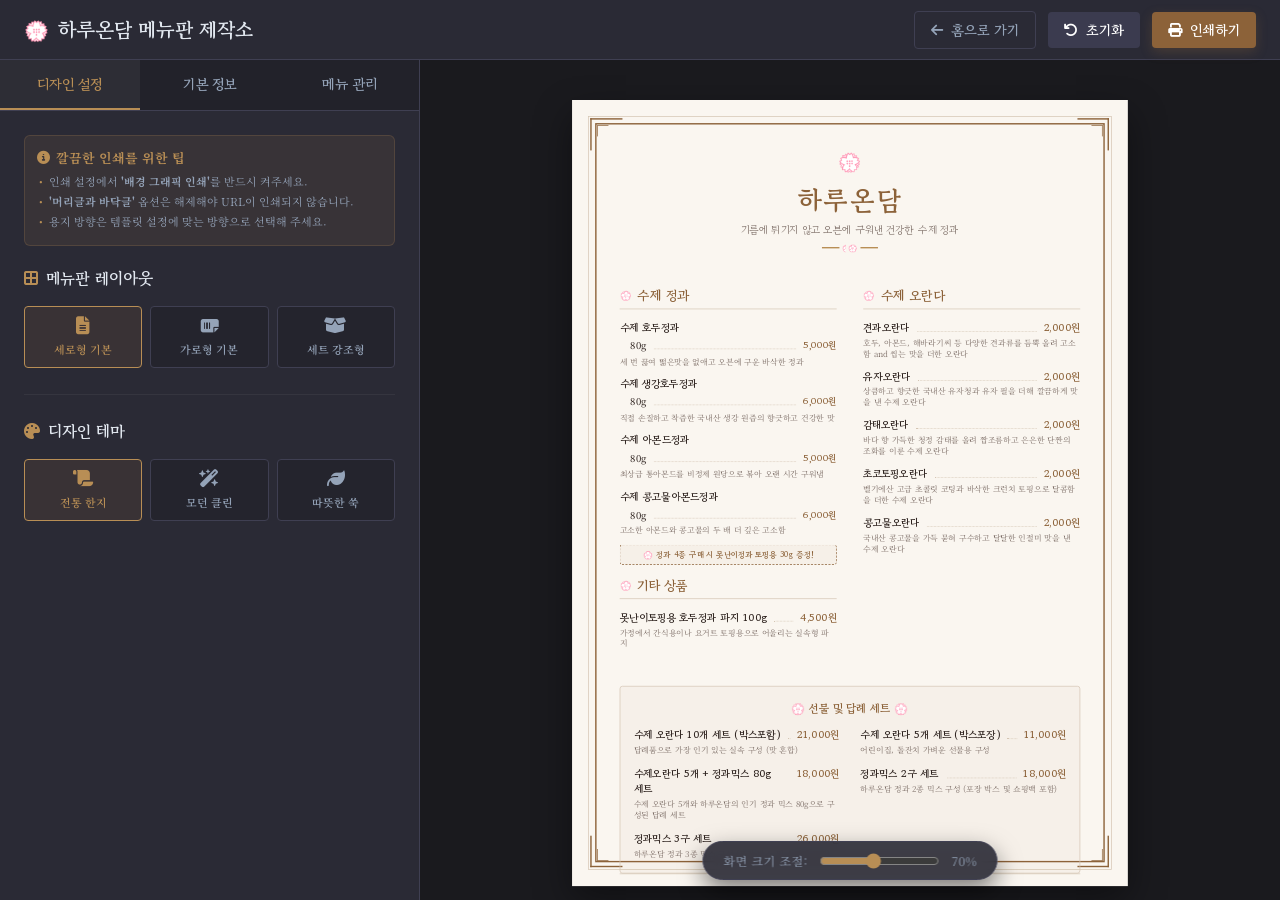
<file: menu.html>
<!DOCTYPE html>
<html lang="ko">
<head>
    <meta charset="UTF-8">
    <meta name="viewport" content="width=device-width, initial-scale=1.0">
    <title>하루온담 - 인쇄용 메뉴판 제작기 💮</title>
    <meta name="description" content="하루온담 매장 비치용 및 고객 배포용 인쇄 메뉴판을 원하는 가격과 디자인으로 손쉽게 만들어 출력하세요.">
    <!-- Google Fonts -->
    <link href="https://fonts.googleapis.com/css2?family=Gowun+Batang:wght@400;700&family=Noto+Serif+KR:wght@300;400;600;700&family=Outfit:wght@300;400;600&display=swap" rel="stylesheet">
    <!-- FontAwesome for Icons -->
    <link rel="stylesheet" href="https://cdnjs.cloudflare.com/ajax/libs/font-awesome/6.4.0/css/all.min.css">
    <!-- Custom CSS -->
    <link rel="stylesheet" href="menu.css">
</head>
<body>

    <!-- App Header -->
    <header class="app-header">
        <a href="index.html" class="app-logo">
            <span>💮</span> 하루온담 메뉴판 제작소
        </a>
        <div class="header-actions">
            <a href="index.html" class="btn-header btn-back">
                <i class="fa-solid fa-arrow-left"></i> 홈으로 가기
            </a>
            <button id="btn-reset" class="btn-header btn-reset">
                <i class="fa-solid fa-arrow-rotate-left"></i> 초기화
            </button>
            <button id="btn-print" class="btn-header btn-print">
                <i class="fa-solid fa-print"></i> 인쇄하기
            </button>
        </div>
    </header>

    <!-- App Container -->
    <div class="app-container">
        <!-- Sidebar Settings Panel -->
        <aside class="sidebar">
            <!-- Sidebar Tabs -->
            <div class="sidebar-tabs">
                <button class="tab-btn active" data-target="tab-design">디자인 설정</button>
                <button class="tab-btn" data-target="tab-info">기본 정보</button>
                <button class="tab-btn" data-target="tab-items">메뉴 관리</button>
            </div>

            <!-- Sidebar Content -->
            <div class="sidebar-content">
                <!-- Tab Panel 1: Design Settings -->
                <div id="tab-design" class="tab-panel active">
                    <!-- Print Guidance -->
                    <div class="print-guide-banner">
                        <h4><i class="fa-solid fa-circle-info"></i> 깔끔한 인쇄를 위한 팁</h4>
                        <ul>
                            <li>인쇄 설정에서 <strong>'배경 그래픽 인쇄'</strong>를 반드시 켜주세요.</li>
                            <li><strong>'머리글과 바닥글'</strong> 옵션은 해제해야 URL이 인쇄되지 않습니다.</li>
                            <li>용지 방향은 템플릿 설정에 맞는 방향으로 선택해 주세요.</li>
                        </ul>
                    </div>

                    <!-- Layout Selector -->
                    <div class="form-section">
                        <h3 class="form-section-title"><i class="fa-solid fa-border-all"></i> 메뉴판 레이아웃</h3>
                        <div class="radio-group">
                            <label class="radio-tile">
                                <input type="radio" name="layout" value="portrait" checked>
                                <i class="fa-solid fa-file-lines"></i>
                                <span>세로형 기본</span>
                            </label>
                            <label class="radio-tile">
                                <input type="radio" name="layout" value="landscape">
                                <i class="fa-solid fa-file-lines" style="transform: rotate(90deg);"></i>
                                <span>가로형 기본</span>
                            </label>
                            <label class="radio-tile">
                                <input type="radio" name="layout" value="set-focus">
                                <i class="fa-solid fa-box-open"></i>
                                <span>세트 강조형</span>
                            </label>
                        </div>
                    </div>

                    <!-- Theme Selector -->
                    <div class="form-section">
                        <h3 class="form-section-title"><i class="fa-solid fa-palette"></i> 디자인 테마</h3>
                        <div class="radio-group">
                            <label class="radio-tile">
                                <input type="radio" name="theme" value="hanji" checked>
                                <i class="fa-solid fa-scroll"></i>
                                <span>전통 한지</span>
                            </label>
                            <label class="radio-tile">
                                <input type="radio" name="theme" value="modern">
                                <i class="fa-solid fa-wand-magic-sparkles"></i>
                                <span>모던 클린</span>
                            </label>
                            <label class="radio-tile">
                                <input type="radio" name="theme" value="wood">
                                <i class="fa-solid fa-leaf"></i>
                                <span>따뜻한 쑥</span>
                            </label>
                        </div>
                    </div>
                </div>

                <!-- Tab Panel 2: Store Info -->
                <div id="tab-info" class="tab-panel">
                    <div class="form-section">
                        <h3 class="form-section-title"><i class="fa-solid fa-shop"></i> 상점 정보 설정</h3>
                        <div class="form-group">
                            <label for="store-title">메뉴판 주 타이틀</label>
                            <input type="text" id="store-title" value="하루온담">
                        </div>
                        <div class="form-group">
                            <label for="store-subtitle">서브 타이틀</label>
                            <input type="text" id="store-subtitle" value="기름에 튀기지 않고 오븐에 구워낸 건강한 수제 정과">
                        </div>
                        <div class="form-group">
                            <label for="store-emblem">상단 엠블럼 캐릭터/기호</label>
                            <input type="text" id="store-emblem" value="💮">
                        </div>
                    </div>

                    <div class="form-section">
                        <h3 class="form-section-title"><i class="fa-solid fa-address-book"></i> 연락처 및 SNS 정보 (하단 표시)</h3>
                        <div class="form-group">
                            <label for="contact-phone">대표 연락처 (전화)</label>
                            <input type="text" id="contact-phone" value="010-5107-7900">
                        </div>
                        <div class="form-group">
                            <label for="contact-kakao">카카오톡 채널</label>
                            <input type="text" id="contact-kakao" value="ondam79">
                        </div>
                        <div class="form-group">
                            <label for="contact-instagram">인스타그램 아이디</label>
                            <input type="text" id="contact-instagram" value="@juyeon4669">
                        </div>
                    </div>

                    <div class="form-section">
                        <h3 class="form-section-title"><i class="fa-solid fa-comment-dots"></i> 하단 공지 및 안내문</h3>
                        <div class="form-group">
                            <label for="store-notice">고객 안내문 (보관방법 등)</label>
                            <textarea id="store-notice">기름에 튀기지 않고 오븐에 구워 느끼하지 않고 바삭한 프리미엄 수제 전통 정과입니다.&#10;답례품 대량 주문은 행사 2주 전 미리 예약주시면 정성껏 준비해 드립니다.</textarea>
                        </div>
                    </div>
                </div>

                <!-- Tab Panel 3: Menu Price Management -->
                <div id="tab-items" class="tab-panel">
                    <!-- Categorized Accordion / List -->
                    <div class="form-section">
                        <h3 class="form-section-title"><i class="fa-solid fa-cookie-bite"></i> 수제 정과류</h3>
                        <div class="menu-editor-list" id="list-jeonggwa">
                            <!-- Items loaded dynamically by JS -->
                        </div>
                    </div>

                    <div class="form-section">
                        <h3 class="form-section-title"><i class="fa-solid fa-cubes"></i> 수제 오란다류</h3>
                        <div class="menu-editor-list" id="list-oranda">
                            <!-- Items loaded dynamically by JS -->
                        </div>
                    </div>

                    <div class="form-section">
                        <h3 class="form-section-title"><i class="fa-solid fa-gift"></i> 선물 및 프리미엄 세트</h3>
                        <div class="menu-editor-list" id="list-sets">
                            <!-- Items loaded dynamically by JS -->
                        </div>
                    </div>

                    <div class="form-section">
                        <h3 class="form-section-title"><i class="fa-solid fa-tags"></i> 기타 상품</h3>
                        <div class="menu-editor-list" id="list-others">
                            <!-- Items loaded dynamically by JS -->
                        </div>
                    </div>
                </div>
            </div>
        </aside>

        <!-- Preview Space (Studio) -->
        <main class="preview-space">
            <!-- Scaling wrapper for layout adjustment -->
            <div class="preview-scale-wrapper" id="preview-scale-wrapper">
                <!-- A4 Sheet Template -->
                <div class="print-page portrait" id="print-page">
                    <!-- Design Lattice Borders -->
                    <div class="page-border">
                        <div class="page-border-inner"></div>
                    </div>
                    
                    <!-- Corner Ornaments (Traditional styles) -->
                    <div class="border-ornament top-left"></div>
                    <div class="border-ornament top-right"></div>
                    <div class="border-ornament bottom-left"></div>
                    <div class="border-ornament bottom-right"></div>

                    <!-- Main Menu Content -->
                    <div class="menu-container">
                        <!-- Menu Header -->
                        <header class="menu-header">
                            <div class="menu-emblem" id="preview-emblem">💮</div>
                            <h1 class="menu-title" id="preview-title">하루온담</h1>
                            <p class="menu-subtitle" id="preview-subtitle">기름에 튀기지 않고 오븐에 구워낸 건강한 수제 정과</p>
                            <div class="deco-line"></div>
                        </header>

                        <!-- Menu Body -->
                        <div class="menu-body" id="preview-body">
                            <!-- Items will be generated dynamically based on layout selection -->
                        </div>

                        <!-- Menu Footer -->
                        <footer class="menu-footer">
                            <p class="footer-notice" id="preview-notice">
                                기름에 튀기지 않고 오븐에 구워 느끼하지 않고 바삭한 프리미엄 수제 전통 정과입니다.<br>
                                답례품 대량 주문은 행사 2주 전 미리 예약주시면 정성껏 준비해 드립니다.
                            </p>
                            <div class="footer-contact">
                                <div class="contact-value" id="preview-phone-wrap">
                                    <span class="icon"><i class="fa-solid fa-phone"></i></span>
                                    <span id="preview-phone">010-5107-7900</span>
                                </div>
                                <div class="contact-value" id="preview-kakao-wrap">
                                    <span class="icon"><i class="fa-comment fa-solid"></i></span>
                                    <span id="preview-kakao">하루온담</span>
                                </div>
                                <div class="contact-value" id="preview-insta-wrap">
                                    <span class="icon"><i class="fa-brands fa-instagram"></i></span>
                                    <span id="preview-insta">@juyeon4669</span>
                                </div>
                            </div>
                        </footer>
                    </div>
                </div>
            </div>

            <!-- Screen scale controller -->
            <div class="scale-control-bar">
                <span>화면 크기 조절:</span>
                <input type="range" min="0.3" max="1.2" step="0.05" value="0.75" class="scale-slider" id="scale-slider">
                <span id="scale-value">75%</span>
            </div>
        </main>
    </div>

    <!-- Custom Script -->
    <script src="menu.js"></script>
</body>
</html>
</file>
<file: style.css>
/* --------------------------------------------------------
   하루온담 - Premium Traditional Stylings (style.css)
   Aesthetic: Beige Tone, Elegant, Low Sugar & Health, Traditional Accents
   Font: Gowun Batang, Noto Serif KR
----------------------------------------------------------- */

/* CSS Variables */
:root {
    --primary: #8C6239;         /* 깊은 정과 황갈색 */
    --primary-light: #F4EFE6;   /* 부드러운 한지색 */
    --secondary: #5C6B5E;       /* 건강한 쑥색 */
    --secondary-light: #ECEFEA;
    --accent: #B88E55;          /* 은은한 전통 골드 */
    --accent-light: #FAF7F0;
    --background: #FAF6F0;      /* 연베이지 한지 배경 */
    --cream: #FAF6F0;
    --text-dark: #2D221E;       /* 다크 목탄색 */
    --text-light: #61534E;      /* 미디엄 브라운 */
    --text-muted: #9C8E87;
    --white: #FFFFFF;
    
    /* Shadows & Borders */
    --card-shadow: 0 12px 30px rgba(140, 98, 57, 0.05);
    --card-shadow-hover: 0 20px 40px rgba(140, 98, 57, 0.12);
    --btn-shadow: 0 6px 18px rgba(140, 98, 57, 0.15);
    --border-radius-sm: 4px;
    --border-radius-md: 8px;
    --border-radius-lg: 16px;
    
    --transition-smooth: all 0.35s cubic-bezier(0.25, 0.8, 0.25, 1);
    --font-heading: 'Gowun Batang', 'Noto Serif KR', serif;
    --font-body: 'Noto Serif KR', sans-serif;
}

/* Reset & Base Styles */
* {
    margin: 0;
    padding: 0;
    box-sizing: border-box;
}

html {
    scroll-behavior: smooth;
}

body {
    font-family: var(--font-body);
    background-color: var(--background);
    color: var(--text-dark);
    line-height: 1.7;
    overflow-x: hidden;
    word-break: keep-all;
}

.container {
    width: 100%;
    max-width: 1200px;
    margin: 0 auto;
    padding: 0 24px;
}

/* Typography */
h1, h2, h3, h4, h5, h6 {
    font-family: var(--font-heading);
    font-weight: 700;
    color: var(--text-dark);
    line-height: 1.4;
}

strong {
    font-weight: 700;
    color: var(--primary);
}

/* Common Section Styles */
.section-padding {
    padding: 100px 0;
}

.text-center {
    text-align: center;
}

.subtitle {
    display: inline-block;
    font-family: var(--font-heading);
    font-size: 14px;
    font-weight: 700;
    letter-spacing: 2px;
    text-transform: uppercase;
    color: var(--primary);
    background-color: var(--primary-light);
    padding: 6px 18px;
    border-radius: 4px;
    margin-bottom: 18px;
    border: 1px solid rgba(140, 98, 57, 0.15);
}

.section-title {
    font-size: 38px;
    margin-bottom: 20px;
    font-weight: 700;
}

.section-title strong {
    color: var(--primary);
    position: relative;
    z-index: 1;
}

.section-title strong::after {
    content: '';
    position: absolute;
    bottom: 4px;
    left: 0;
    width: 100%;
    height: 8px;
    background-color: var(--primary-light);
    z-index: -1;
    border-radius: 2px;
    opacity: 0.8;
}

.section-desc {
    font-size: 18px;
    color: var(--text-light);
    max-width: 600px;
    margin: 0 auto 50px;
    font-family: var(--font-heading);
}

/* Buttons */
.btn {
    display: inline-flex;
    align-items: center;
    justify-content: center;
    gap: 8px;
    font-family: var(--font-heading);
    font-weight: 700;
    font-size: 16px;
    padding: 14px 32px;
    border-radius: 4px;
    cursor: pointer;
    transition: var(--transition-smooth);
    border: none;
    text-decoration: none;
}

.btn-primary {
    background-color: var(--primary);
    color: var(--white);
    box-shadow: var(--btn-shadow);
    border: 1px solid var(--primary);
}

.btn-primary:hover {
    background-color: #734f2d;
    transform: translateY(-3px);
    box-shadow: 0 10px 24px rgba(140, 98, 57, 0.3);
}

.btn-secondary {
    background-color: var(--white);
    color: var(--primary);
    border: 1px solid rgba(140, 98, 57, 0.3);
}

.btn-secondary:hover {
    background-color: var(--primary-light);
    transform: translateY(-2px);
}

.btn-outline {
    background-color: transparent;
    border: 1px solid var(--primary);
    color: var(--primary);
}

.btn-outline:hover {
    background-color: var(--primary);
    color: var(--white);
    transform: translateY(-2px);
}

.btn-block {
    display: flex;
    width: 100%;
}

/* Header & Nav */
.main-header {
    position: fixed;
    top: 0;
    left: 0;
    width: 100%;
    z-index: 1000;
    background-color: rgba(250, 246, 240, 0.9);
    backdrop-filter: blur(12px);
    border-bottom: 1px solid rgba(140, 98, 57, 0.1);
    transition: var(--transition-smooth);
}

.header-container {
    display: flex;
    align-items: center;
    justify-content: space-between;
    height: 80px;
}

.logo {
    font-family: var(--font-heading);
    font-size: 28px;
    font-weight: 700;
    color: var(--text-dark);
    text-decoration: none;
    display: flex;
    align-items: center;
    gap: 8px;
}

.logo-emblem {
    font-size: 28px;
    color: var(--primary);
}

.nav-menu ul {
    list-style: none;
    display: flex;
    align-items: center;
    gap: 32px;
}

.nav-link {
    font-family: var(--font-heading);
    font-size: 16px;
    font-weight: 700;
    color: var(--text-dark);
    text-decoration: none;
    transition: var(--transition-smooth);
    position: relative;
}

.nav-link::after {
    content: '';
    position: absolute;
    bottom: -6px;
    left: 0;
    width: 0;
    height: 2px;
    background-color: var(--primary);
    transition: var(--transition-smooth);
}

.nav-link:hover {
    color: var(--primary);
}

.nav-link:hover::after {
    width: 100%;
}

.btn-nav {
    padding: 10px 20px;
    font-size: 14px;
}

.mobile-nav-toggle {
    display: none;
    background: none;
    border: none;
    font-size: 24px;
    color: var(--text-dark);
    cursor: pointer;
}

/* Hero Section */
.hero-section {
    position: relative;
    padding-top: 180px;
    padding-bottom: 120px;
    background: linear-gradient(180deg, #FAF6F0 0%, #F4EFE6 100%);
    overflow: hidden;
}

.hero-container {
    display: grid;
    grid-template-columns: 1.15fr 0.85fr;
    gap: 50px;
    align-items: center;
}

.hero-badge {
    display: inline-flex;
    align-items: center;
    gap: 8px;
    background-color: var(--primary-light);
    color: var(--primary);
    padding: 8px 18px;
    border-radius: 4px;
    font-family: var(--font-heading);
    font-weight: 700;
    font-size: 14px;
    margin-bottom: 24px;
    border: 1px solid rgba(140, 98, 57, 0.2);
}

.hero-title {
    font-size: 56px;
    line-height: 1.3;
    margin-bottom: 24px;
    font-family: var(--font-heading);
}

.highlight-text {
    color: var(--primary);
    border-bottom: 3px double var(--primary);
}

.hero-description {
    font-size: 18px;
    color: var(--text-light);
    margin-bottom: 40px;
    max-width: 560px;
    line-height: 1.8;
}

.hero-cta {
    display: flex;
    gap: 16px;
    align-items: center;
}

.hero-image-container {
    position: relative;
    display: flex;
    justify-content: center;
    align-items: center;
}

.blob-bg {
    position: absolute;
    width: 420px;
    height: 420px;
    background-color: var(--primary-light);
    border-radius: 50% 50% 30% 70% / 50% 60% 40% 50%;
    z-index: 1;
    opacity: 0.6;
}

.hero-image {
    position: relative;
    z-index: 2;
    width: 100%;
    max-width: 380px;
    height: auto;
    border-radius: var(--border-radius-lg);
    box-shadow: 0 15px 35px rgba(140, 98, 57, 0.15);
    border: 6px solid var(--white);
}

/* Decorative traditional elements */
.decorative-icon {
    position: absolute;
    font-size: 24px;
    z-index: 3;
    color: var(--primary);
    opacity: 0.4;
}

.element-1 {
    top: 5%;
    left: 5%;
}

.element-2 {
    bottom: 10%;
    right: 5%;
}

.element-3 {
    top: 50%;
    left: -10%;
    font-size: 32px;
}

.wave-divider {
    position: absolute;
    bottom: -1px;
    left: 0;
    width: 100%;
    overflow: hidden;
    line-height: 0;
    transform: rotate(180deg);
}

.wave-divider svg {
    position: relative;
    display: block;
    width: calc(100% + 1.3px);
    height: 40px;
}

.wave-divider .shape-fill {
    fill: var(--background);
}

/* About Us Section */
.about-container {
    display: grid;
    grid-template-columns: 0.9fr 1.1fr;
    gap: 60px;
    align-items: center;
}

.about-image-area {
    position: relative;
}

.image-frame {
    position: relative;
    border: 1px solid rgba(140, 98, 57, 0.2);
    padding: 16px;
    background-color: var(--white);
    border-radius: var(--border-radius-md);
}

.profile-image {
    width: 100%;
    height: auto;
    display: block;
    border-radius: var(--border-radius-sm);
    box-shadow: var(--card-shadow);
}

.profile-badge {
    position: absolute;
    bottom: 30px;
    right: 30px;
    background-color: var(--primary);
    color: var(--white);
    padding: 8px 20px;
    font-family: var(--font-heading);
    font-weight: 700;
    font-size: 15px;
    border-radius: 4px;
    box-shadow: 0 4px 10px rgba(0,0,0,0.1);
}

.tag-cloud {
    display: flex;
    flex-wrap: wrap;
    gap: 12px;
    margin-top: 24px;
    justify-content: center;
}

.tag {
    font-size: 14px;
    font-weight: 600;
    padding: 6px 14px;
    border-radius: 4px;
}

.tag-beige {
    background-color: var(--primary-light);
    color: var(--primary);
    border: 1px solid rgba(140, 98, 57, 0.2);
}

.tag-brown {
    background-color: #EDE7E0;
    color: var(--text-dark);
}

.tag-gold {
    background-color: var(--accent-light);
    color: #9B753C;
    border: 1px solid rgba(184, 142, 85, 0.2);
}

.about-text-area .section-title {
    margin-bottom: 24px;
}

.about-intro {
    font-size: 20px;
    line-height: 1.8;
    color: var(--primary);
    margin-bottom: 20px;
    font-family: var(--font-heading);
    font-weight: 700;
}

.about-detail {
    font-size: 16px;
    color: var(--text-light);
    margin-bottom: 35px;
}

.subsection-title {
    font-size: 20px;
    margin-bottom: 18px;
    display: flex;
    align-items: center;
    gap: 8px;
    color: var(--text-dark);
    border-bottom: 1px solid rgba(140, 98, 57, 0.15);
    padding-bottom: 10px;
}

.credentials-list {
    list-style: none;
}

.credentials-list li {
    display: flex;
    align-items: flex-start;
    gap: 12px;
    margin-bottom: 16px;
}

.credentials-list .icon-wrap {
    color: var(--secondary);
    font-size: 18px;
    margin-top: 3px;
}

.cred-text {
    font-size: 16px;
}

/* Unified Promise Section (Our Principles) */
.promise-grid {
    display: grid;
    grid-template-columns: repeat(3, 1fr);
    gap: 30px;
    margin-top: 30px;
}

.promise-card {
    background-color: var(--white);
    border-radius: var(--border-radius-md);
    padding: 30px 24px;
    text-align: left;
    transition: var(--transition-smooth);
    border: 1px solid rgba(140, 98, 57, 0.08);
    box-shadow: 0 10px 25px rgba(140, 98, 57, 0.03);
}

.promise-card:hover {
    transform: translateY(-5px);
    box-shadow: 0 15px 30px rgba(140, 98, 57, 0.08);
    border-color: var(--primary);
}

.promise-card img {
    width: 100%;
    height: 180px;
    object-fit: cover;
    border-radius: var(--border-radius-sm);
    margin-bottom: 20px;
}

.promise-card h4 {
    font-size: 19px;
    color: var(--text-dark);
    margin-bottom: 12px;
    font-family: var(--font-heading);
    font-weight: 700;
}

.promise-card p {
    font-size: 14px;
    line-height: 1.6;
    color: var(--text-light);
    margin: 0;
}

@media (max-width: 991px) {
    .promise-grid {
        grid-template-columns: 1fr 1fr;
        gap: 20px;
    }
}

@media (max-width: 768px) {
    .promise-grid {
        grid-template-columns: 1fr;
    }
}

.cred-text strong {
    color: var(--text-dark);
}

/* Philosophy Section */
.philosophy-section {
    background-color: var(--secondary);
    position: relative;
    z-index: 1;
}

.text-white {
    color: var(--white) !important;
}
/* Programs/Products Section */
.programs-section {
    background-color: var(--white);
}

.programs-grid {
    display: grid;
    grid-template-columns: repeat(3, 1fr);
    gap: 30px;
}

#tab-jeonggwa .programs-grid {
    grid-template-columns: repeat(2, 1fr);
    max-width: 840px;
    margin: 0 auto;
}

.program-card {
    background-color: var(--background);
    border-radius: var(--border-radius-md);
    overflow: hidden;
    box-shadow: var(--card-shadow);
    border: 1px solid rgba(140, 98, 57, 0.08);
    display: flex;
    flex-direction: column;
    height: 100%;
    transition: var(--transition-smooth);
}

.program-card:hover {
    transform: translateY(-6px);
    box-shadow: var(--card-shadow-hover);
}

.program-image-area {
    position: relative;
    height: 220px;
    background-color: var(--primary-light);
    overflow: hidden;
}

.product-grid-img {
    width: 100%;
    height: 100%;
    object-fit: cover;
    transition: var(--transition-smooth);
}

.program-card:hover .product-grid-img {
    transform: scale(1.08);
}

.program-badge {
    position: absolute;
    top: 20px;
    left: 20px;
    background-color: var(--primary);
    color: var(--white);
    font-size: 13px;
    font-weight: 700;
    padding: 6px 14px;
    border-radius: 4px;
    z-index: 2;
}

.program-content {
    padding: 30px;
    display: flex;
    flex-direction: column;
    flex-grow: 1;
}

.program-title {
    font-size: 22px;
    margin-bottom: 12px;
}

.program-desc {
    font-size: 15px;
    color: var(--text-light);
    margin-bottom: 24px;
    line-height: 1.7;
    flex-grow: 1;
}

.program-meta {
    display: flex;
    flex-direction: column;
    gap: 10px;
    border-top: 1px solid rgba(140, 98, 57, 0.1);
    padding-top: 18px;
    margin-bottom: 24px;
}

.program-meta span {
    font-size: 14px;
    color: var(--text-light);
    display: flex;
    align-items: center;
    gap: 8px;
}

.program-meta i {
    color: var(--primary);
}

/* Packaging & Special Section */
.special-container {
    display: grid;
    grid-template-columns: 1fr 1fr;
    gap: 60px;
    align-items: start;
}

.feature-item {
    display: flex;
    gap: 20px;
    margin-bottom: 30px;
    background: var(--white);
    padding: 24px;
    border-radius: var(--border-radius-md);
    border: 1px dashed rgba(140, 98, 57, 0.2);
    box-shadow: var(--card-shadow);
}

.feature-icon {
    width: 50px;
    height: 50px;
    border-radius: 4px;
    display: flex;
    align-items: center;
    justify-content: center;
    font-size: 20px;
    flex-shrink: 0;
}

.feature-icon.icon-yellow {
    background-color: var(--primary-light);
    color: var(--primary);
}

.feature-icon.icon-pink {
    background-color: var(--accent-light);
    color: var(--accent);
}

.feature-icon.icon-blue {
    background-color: var(--secondary-light);
    color: var(--secondary);
}

.feature-text h3 {
    font-size: 18px;
    margin-bottom: 8px;
}

.feature-text p {
    font-size: 14px;
    color: var(--text-light);
    line-height: 1.6;
}

/* Calculator Board */
.calculator-board {
    background-color: var(--white);
    border-radius: var(--border-radius-md);
    padding: 35px;
    box-shadow: var(--card-shadow-hover);
    border: 1px solid rgba(140, 98, 57, 0.15);
}

.calculator-board h3 {
    font-size: 22px;
    margin-bottom: 8px;
    text-align: center;
    color: var(--primary);
}

.calc-subtitle {
    font-size: 14px;
    color: var(--text-light);
    text-align: center;
    margin-bottom: 20px;
}

.calc-divider {
    border: none;
    border-top: 1px solid rgba(140, 98, 57, 0.15);
    margin-bottom: 24px;
}

.calc-row {
    margin-bottom: 20px;
}

.calc-row label {
    display: block;
    font-size: 14px;
    font-weight: 700;
    margin-bottom: 8px;
    color: var(--text-dark);
}

.calc-row select, 
.calc-row input[type="number"] {
    width: 100%;
    padding: 12px;
    border: 1px solid rgba(140, 98, 57, 0.2);
    border-radius: 4px;
    font-family: var(--font-body);
    font-size: 15px;
    background-color: var(--background);
    color: var(--text-dark);
}

/* Calculator Visual Set Grid */
.calc-set-grid {
    display: grid;
    grid-template-columns: repeat(2, 1fr);
    gap: 10px;
    max-height: 280px;
    overflow-y: auto;
    padding-right: 6px;
    margin-bottom: 15px;
    margin-top: 8px;
}

/* Custom Scrollbar for Card Grid */
.calc-set-grid::-webkit-scrollbar {
    width: 6px;
}

.calc-set-grid::-webkit-scrollbar-track {
    background: #FAF8F5;
    border-radius: 3px;
}

.calc-set-grid::-webkit-scrollbar-thumb {
    background: #D4C5B3;
    border-radius: 3px;
}

.calc-set-card {
    display: flex;
    align-items: center;
    gap: 10px;
    padding: 8px;
    background-color: #FAF8F5;
    border: 1px solid rgba(140, 98, 57, 0.12);
    border-radius: 6px;
    cursor: pointer;
    transition: all 0.2s cubic-bezier(0.4, 0, 0.2, 1);
    user-select: none;
}

.calc-set-card:hover {
    background-color: #F5EFEB;
    border-color: rgba(140, 98, 57, 0.3);
    transform: translateY(-1px);
}

.calc-set-card.active {
    background-color: #F2EAE4;
    border-color: var(--primary);
    box-shadow: 0 0 0 2px rgba(140, 98, 57, 0.15);
}

.calc-set-img {
    width: 46px;
    height: 46px;
    border-radius: 4px;
    overflow: hidden;
    flex-shrink: 0;
    background-color: #EFE4D6;
    border: 1px solid rgba(140, 98, 57, 0.08);
}

.calc-set-img img {
    width: 100%;
    height: 100%;
    object-fit: cover;
}

.calc-set-info {
    flex: 1;
    min-width: 0;
}

.calc-set-info h4 {
    font-size: 13px;
    margin: 0 0 3px 0;
    color: var(--text-dark);
    font-weight: 700;
    white-space: nowrap;
    overflow: hidden;
    text-overflow: ellipsis;
}

.calc-set-info p {
    font-size: 11px;
    margin: 0;
    color: var(--text-light);
    white-space: nowrap;
    overflow: hidden;
    text-overflow: ellipsis;
}

@media (max-width: 480px) {
    .calc-set-grid {
        grid-template-columns: 1fr;
    }
}

.qty-control {
    display: flex;
    align-items: center;
    border: 1px solid rgba(140, 98, 57, 0.2);
    border-radius: 4px;
    overflow: hidden;
}

.qty-control button {
    width: 50px;
    height: 46px;
    background-color: var(--primary-light);
    border: none;
    cursor: pointer;
    font-size: 18px;
    font-weight: 700;
    color: var(--primary);
    transition: var(--transition-smooth);
}

.qty-control button:hover {
    background-color: var(--primary);
    color: var(--white);
}

.qty-control input {
    flex-grow: 1;
    border: none;
    text-align: center;
    height: 46px;
    font-size: 16px;
    font-weight: 700;
    color: var(--text-dark);
    background-color: var(--white);
}

.discount-notice {
    background-color: var(--secondary-light);
    color: var(--secondary);
    padding: 10px 14px;
    border-radius: 4px;
    font-size: 13px;
    font-weight: 600;
    margin-bottom: 24px;
    display: flex;
    align-items: center;
    gap: 8px;
}

.calc-total-box {
    background-color: var(--primary-light);
    border: 1px solid rgba(140, 98, 57, 0.2);
    padding: 20px;
    border-radius: 4px;
    display: flex;
    justify-content: space-between;
    align-items: center;
    margin-bottom: 12px;
}

.total-label {
    font-size: 16px;
    font-weight: 700;
    color: var(--text-dark);
    font-family: var(--font-heading);
}

.total-price {
    font-size: 26px;
    font-weight: 700;
    color: var(--primary);
    font-family: var(--font-heading);
}

.calc-tip {
    font-size: 12px;
    color: var(--text-muted);
    text-align: center;
}

/* Contact Section */
.contact-section {
    background-color: var(--background);
}

.contact-card {
    background-color: var(--white);
    border-radius: var(--border-radius-lg);
    box-shadow: var(--card-shadow);
    border: 1px solid rgba(140, 98, 57, 0.1);
    display: grid;
    grid-template-columns: 1fr 1.2fr;
    overflow: hidden;
}

.contact-info {
    background-color: var(--primary-light);
    padding: 60px;
    display: flex;
    flex-direction: column;
    justify-content: center;
    border-right: 1px solid rgba(140, 98, 57, 0.1);
}

.contact-info h2 {
    font-size: 36px;
    margin-bottom: 20px;
    line-height: 1.3;
}

.contact-info p {
    font-size: 16px;
    color: var(--text-light);
    margin-bottom: 40px;
}

.quick-contacts {
    display: flex;
    flex-direction: column;
    gap: 16px;
}

.contact-link {
    display: flex;
    align-items: center;
    gap: 16px;
    text-decoration: none;
    color: var(--text-dark);
    padding: 16px;
    background-color: var(--white);
    border-radius: var(--border-radius-md);
    transition: var(--transition-smooth);
    border: 1px solid rgba(140, 98, 57, 0.1);
}

.contact-link:hover {
    transform: translateX(6px);
    border-color: var(--primary);
    box-shadow: var(--card-shadow);
}

.contact-link .icon {
    width: 45px;
    height: 45px;
    border-radius: 50%;
    display: flex;
    align-items: center;
    justify-content: center;
    font-size: 18px;
    color: var(--white);
    flex-shrink: 0;
}

.contact-link.kakao .icon {
    background-color: #FEE500;
    color: #3C1E1E;
}

.contact-link.email .icon {
    background-color: var(--primary);
}

.contact-link.instagram .icon {
    background: linear-gradient(45deg, #F09433 0%, #E6683C 25%, #DC2743 50%, #CC2366 75%, #BC1888 100%);
}

.contact-link.phone .icon {
    background-color: #E8F5E9;
    color: #2E7D32;
}

.contact-link .txt {
    font-size: 15px;
    font-weight: 700;
}

.contact-form-area {
    padding: 60px;
}

.consultation-form .form-group {
    margin-bottom: 20px;
}

.consultation-form .form-row {
    display: grid;
    grid-template-columns: 1fr 1fr;
    gap: 20px;
}

.consultation-form label {
    display: block;
    font-size: 14px;
    font-weight: 700;
    margin-bottom: 8px;
    color: var(--text-dark);
}

.consultation-form input,
.consultation-form select,
.consultation-form textarea {
    width: 100%;
    padding: 14px;
    border: 1px solid rgba(140, 98, 57, 0.2);
    border-radius: 4px;
    font-family: var(--font-body);
    font-size: 15px;
    background-color: var(--background);
    color: var(--text-dark);
    transition: var(--transition-smooth);
}

.consultation-form input:focus,
.consultation-form select:focus,
.consultation-form textarea:focus {
    outline: none;
    border-color: var(--primary);
    background-color: var(--white);
    box-shadow: 0 0 0 4px rgba(140, 98, 57, 0.1);
}

/* Footer */
.main-footer {
    background-color: var(--text-dark);
    color: rgba(255,255,255,0.7);
    padding: 40px 0;
    border-top: 1px solid rgba(255,255,255,0.1);
}

.footer-container {
    display: flex;
    justify-content: space-between;
    align-items: center;
}

.copyright {
    font-size: 14px;
}

.footer-links {
    display: flex;
    gap: 20px;
}

.footer-links a {
    color: rgba(255,255,255,0.7);
    text-decoration: none;
    font-size: 14px;
    transition: var(--transition-smooth);
}

.footer-links a:hover {
    color: var(--white);
}

/* Modals */
.modal {
    position: fixed;
    top: 0;
    left: 0;
    width: 100%;
    height: 100%;
    z-index: 2000;
    background-color: rgba(45, 34, 30, 0.6);
    backdrop-filter: blur(8px);
    display: flex;
    align-items: center;
    justify-content: center;
    opacity: 0;
    pointer-events: none;
    transition: opacity 0.4s ease;
}

.modal.show {
    opacity: 1;
    pointer-events: auto;
}

.modal-content {
    background-color: var(--white);
    border-radius: var(--border-radius-md);
    width: 90%;
    max-width: 650px;
    max-height: 85vh;
    overflow-y: auto;
    padding: 40px;
    position: relative;
    box-shadow: 0 25px 50px rgba(0,0,0,0.15);
    border: 1px solid rgba(140, 98, 57, 0.15);
    transform: translateY(30px);
    transition: transform 0.4s cubic-bezier(0.175, 0.885, 0.32, 1.275);
}

.modal.show .modal-content {
    transform: translateY(0);
}

.modal-close {
    position: absolute;
    top: 24px;
    right: 24px;
    font-size: 28px;
    cursor: pointer;
    color: var(--text-muted);
    transition: var(--transition-smooth);
}

.modal-close:hover {
    color: var(--primary);
}

.modal-header {
    display: flex;
    align-items: center;
    gap: 12px;
    border-bottom: 2px solid var(--primary-light);
    padding-bottom: 18px;
    margin-bottom: 24px;
}

.modal-header h3 {
    font-size: 24px;
}

.modal-emoji {
    font-size: 28px;
}

.modal-body h4 {
    font-size: 18px;
    margin-bottom: 12px;
    color: var(--primary);
    border-left: 3px solid var(--primary);
    padding-left: 10px;
}

.modal-body p {
    font-size: 15px;
    color: var(--text-light);
    margin-bottom: 24px;
    line-height: 1.7;
}

.modal-body ul {
    list-style: none;
    margin-bottom: 24px;
}

.modal-body ul li {
    font-size: 15px;
    color: var(--text-light);
    margin-bottom: 10px;
    position: relative;
    padding-left: 20px;
}

.modal-body ul li::before {
    content: '▪';
    color: var(--primary);
    position: absolute;
    left: 0;
    top: -1px;
}

.curriculum-table {
    width: 100%;
    border-collapse: collapse;
    margin-top: 10px;
}

.curriculum-table th, 
.curriculum-table td {
    padding: 12px 16px;
    text-align: left;
    font-size: 14px;
    border-bottom: 1px solid rgba(140, 98, 57, 0.1);
}

.curriculum-table th {
    background-color: var(--primary-light);
    color: var(--text-dark);
    font-weight: 700;
}

.curriculum-table td {
    color: var(--text-light);
}

/* Animations */
.fade-in-up {
    opacity: 0;
    transform: translateY(40px);
    transition: opacity 0.8s ease, transform 0.8s cubic-bezier(0.16, 1, 0.3, 1);
}

.fade-in-up.active {
    opacity: 1;
    transform: translateY(0);
}

.btn-bounce:hover {
    animation: bounceMini 0.5s ease infinite alternate;
}

@keyframes bounceMini {
    0% { transform: translateY(0); }
    100% { transform: translateY(-5px); }
}

@keyframes floatAnimation {
    0% { transform: translateY(0); }
    50% { transform: translateY(-10px); }
    100% { transform: translateY(0); }
}

@keyframes blobAnimation {
    0% { border-radius: 50% 50% 30% 70% / 50% 60% 40% 50%; }
    100% { border-radius: 70% 30% 50% 50% / 40% 50% 60% 50%; }
}

/* Products Section Tabs & Panels */
.product-tabs {
    display: flex;
    justify-content: center;
    gap: 15px;
    margin-bottom: 45px;
}

.btn-tab {
    font-family: var(--font-heading);
    font-weight: 700;
    font-size: 16px;
    padding: 12px 28px;
    background-color: var(--white);
    color: var(--text-light);
    border: 1px solid rgba(140, 98, 57, 0.2);
    border-radius: 30px;
    cursor: pointer;
    transition: var(--transition-smooth);
}

.btn-tab:hover {
    background-color: var(--primary-light);
    color: var(--primary);
}

.btn-tab.active {
    background-color: var(--primary);
    color: var(--white);
    border-color: var(--primary);
    box-shadow: 0 4px 12px rgba(140, 98, 57, 0.2);
}

.tab-panel {
    display: none;
    opacity: 0;
    transition: opacity 0.4s ease-in-out;
}

.tab-panel.active {
    display: block;
    opacity: 1;
}

/* Oranda Placeholders */
.oranda-placeholder {
    width: 100%;
    height: 100%;
    display: flex;
    flex-direction: column;
    justify-content: center;
    align-items: center;
    position: relative;
    transition: var(--transition-smooth);
}

.placeholder-emoji {
    font-size: 64px;
    filter: drop-shadow(0 4px 8px rgba(0, 0, 0, 0.15));
    z-index: 2;
    transition: var(--transition-smooth);
}

.placeholder-tag {
    font-family: var(--font-heading);
    font-size: 12px;
    letter-spacing: 1px;
    text-transform: uppercase;
    color: rgba(255, 255, 255, 0.9);
    background-color: rgba(0, 0, 0, 0.2);
    padding: 3px 10px;
    border-radius: 12px;
    margin-top: 10px;
    z-index: 2;
}

.program-card:hover .placeholder-emoji {
    transform: scale(1.15) rotate(5deg);
}

/* Gradient Themes for Oranda */
.oranda-classic-bg {
    background: radial-gradient(circle at center, #F6E2C6 0%, #D4AF37 100%);
}

.oranda-chocolate-bg {
    background: radial-gradient(circle at center, #8D5B4C 0%, #4E2C22 100%);
}

.oranda-walnut-bg {
    background: radial-gradient(circle at center, #F4EAD4 0%, #B58D5F 100%);
}

.oranda-strawberry-bg {
    background: radial-gradient(circle at center, #FFD2D2 0%, #F57D9F 100%);
}

.oranda-black-bg {
    background: radial-gradient(circle at center, #6A6E72 0%, #2A2C2E 100%);
}

.oranda-yuzu-bg {
    background: radial-gradient(circle at center, #FFF4D0 0%, #F4C430 100%);
}

.oranda-gamtae-bg {
    background: radial-gradient(circle at center, #D2E7D6 0%, #4D7E5A 100%);
}

.oranda-konggopul-bg {
    background: radial-gradient(circle at center, #F7E7D0 0%, #C4A482 100%);
}

/* Sticker Service Section Styles */
.sticker-section {
    background-color: var(--accent-light);
}

.sticker-grid {
    display: grid;
    grid-template-columns: repeat(4, 1fr);
    gap: 25px;
    margin-bottom: 60px;
}

.sticker-card {
    background-color: var(--white);
    border-radius: var(--border-radius-md);
    overflow: hidden;
    box-shadow: var(--card-shadow);
    border: 1px solid rgba(140, 98, 57, 0.08);
    display: flex;
    flex-direction: column;
    height: 100%;
    transition: var(--transition-smooth);
}

.sticker-card:hover {
    transform: translateY(-5px);
    box-shadow: var(--card-shadow-hover);
}

.sticker-preview {
    height: 200px;
    display: flex;
    flex-direction: column;
    justify-content: center;
    align-items: center;
    padding: 20px;
    text-align: center;
    border-bottom: 1px dashed rgba(140, 98, 57, 0.15);
    position: relative;
}

.sticker-preview::after {
    content: '';
    position: absolute;
    bottom: -6px;
    left: 0;
    width: 100%;
    height: 12px;
    background-image: radial-gradient(circle, transparent 6px, var(--white) 6px);
    background-size: 16px 16px;
    background-position: -8px 0;
    z-index: 2;
}

.sticker-preview h4 {
    font-size: 15px;
    margin: 8px 0 5px;
    color: var(--text-dark);
}

.sticker-text {
    font-size: 11px;
    line-height: 1.4;
    color: var(--text-light);
    margin-bottom: 8px;
}

.sticker-date {
    font-size: 9px;
    color: var(--text-muted);
}

.theme-icon {
    font-size: 28px;
}

/* Theme Variations */
.wedding-theme {
    background-color: #FAF4F4;
    border: 3px double #E6C5C5;
    border-radius: 8px 8px 0 0;
    margin: 15px 15px 0 15px;
    height: calc(100% - 15px);
}

.baby-theme {
    background-color: #F3F7FA;
    border: 3px double #CCD9E2;
    border-radius: 8px 8px 0 0;
    margin: 15px 15px 0 15px;
    height: calc(100% - 15px);
}

.corp-theme {
    background-color: #F6F6F3;
    border: 3px double #D7D7CE;
    border-radius: 8px 8px 0 0;
    margin: 15px 15px 0 15px;
    height: calc(100% - 15px);
}

.kids-theme {
    background-color: #FFFDF4;
    border: 3px double #ECE4C8;
    border-radius: 8px 8px 0 0;
    margin: 15px 15px 0 15px;
    height: calc(100% - 15px);
}

.sticker-info {
    padding: 20px;
    flex-grow: 1;
    display: flex;
    flex-direction: column;
    justify-content: center;
}

.sticker-info h3 {
    font-size: 18px;
    margin-bottom: 8px;
    color: var(--primary);
}

.sticker-info p {
    font-size: 14px;
    color: var(--text-light);
    line-height: 1.5;
}

/* Sticker steps */
.sticker-process {
    margin-top: 50px;
    background-color: var(--white);
    padding: 40px;
    border-radius: var(--border-radius-lg);
    border: 1px solid rgba(140, 98, 57, 0.1);
}

.sticker-steps {
    display: grid;
    grid-template-columns: repeat(3, 1fr);
    gap: 30px;
    margin-top: 30px;
}

.step-card {
    position: relative;
    padding-left: 50px;
}

.step-num {
    position: absolute;
    left: 0;
    top: 0;
    font-family: var(--font-heading);
    font-size: 32px;
    font-weight: 700;
    color: var(--primary-light);
    line-height: 1;
}

.step-card h4 {
    font-size: 18px;
    margin-bottom: 8px;
    color: var(--text-dark);
}

.step-card p {
    font-size: 14px;
    color: var(--text-light);
    line-height: 1.6;
}

/* Order Process Timeline */
.process-section {
    background-color: var(--white);
}

.timeline-container {
    position: relative;
    max-width: 900px;
    margin: 0 auto;
    padding: 20px 0;
}

.timeline-container::before {
    content: '';
    position: absolute;
    left: 31px;
    top: 0;
    width: 2px;
    height: 100%;
    background-color: var(--primary-light);
}

.timeline-step {
    position: relative;
    margin-bottom: 50px;
    padding-left: 80px;
}

.timeline-step:last-child {
    margin-bottom: 0;
}

.step-marker {
    position: absolute;
    left: 10px;
    top: 0;
    width: 44px;
    height: 44px;
    border-radius: 50%;
    background-color: var(--primary);
    color: var(--white);
    font-family: var(--font-heading);
    font-size: 20px;
    font-weight: 700;
    display: flex;
    justify-content: center;
    align-items: center;
    z-index: 2;
    box-shadow: 0 4px 10px rgba(140, 98, 57, 0.2);
    border: 3px solid var(--white);
}

.step-content h3 {
    font-size: 22px;
    margin-bottom: 12px;
    color: var(--text-dark);
}

.step-content p {
    font-size: 15px;
    color: var(--text-light);
    line-height: 1.6;
    margin-bottom: 15px;
}

.lead-time-box {
    background-color: var(--background);
    border-radius: var(--border-radius-md);
    padding: 20px 25px;
    border: 1px solid rgba(140, 98, 57, 0.1);
}

.lead-time-box ul {
    list-style: none;
}

.lead-time-box li {
    font-size: 14px;
    margin-bottom: 10px;
    color: var(--text-light);
    position: relative;
    padding-left: 15px;
}

.lead-time-box li::before {
    content: '•';
    color: var(--primary);
    font-size: 18px;
    position: absolute;
    left: 0;
    top: -2px;
}

.lead-time-box li:last-child {
    margin-bottom: 0;
}

/* Food Hygiene Table Styles */
.hygiene-section {
    background-color: var(--background);
}

.hygiene-table-container {
    width: 100%;
    overflow-x: auto;
    background-color: var(--white);
    border-radius: var(--border-radius-md);
    box-shadow: var(--card-shadow);
    border: 1px solid rgba(140, 98, 57, 0.1);
    padding: 10px;
}

.hygiene-table {
    width: 100%;
    border-collapse: collapse;
    text-align: left;
    font-size: 14px;
}

.hygiene-table th, .hygiene-table td {
    padding: 16px 20px;
    border: 1px solid rgba(140, 98, 57, 0.08);
    line-height: 1.6;
}

.hygiene-table th {
    background-color: var(--primary-light);
    color: var(--primary);
    font-family: var(--font-heading);
    font-weight: 700;
    width: 180px;
    vertical-align: middle;
}

.hygiene-table td {
    color: var(--text-dark);
}

/* Responsive Styles */
@media (max-width: 991px) {
    .section-padding {
        padding: 70px 0;
    }
    .hero-container {
        grid-template-columns: 1fr;
        text-align: center;
    }
    .hero-description {
        margin-left: auto;
        margin-right: auto;
    }
    .hero-cta {
        justify-content: center;
    }
    .hero-image-container {
        order: -1;
    }
    .about-container {
        grid-template-columns: 1fr;
        gap: 40px;
    }
    .philosophy-grid,
    .programs-grid,
    #tab-jeonggwa .programs-grid {
        grid-template-columns: 1fr;
    }
    .special-container {
        grid-template-columns: 1fr;
        gap: 40px;
    }
    .contact-card {
        grid-template-columns: 1fr;
    }
    .contact-info {
        border-right: none;
        border-bottom: 1px solid rgba(140, 98, 57, 0.1);
        padding: 40px;
    }
    .contact-form-area {
        padding: 40px;
    }

    /* Sticker Grid & Steps in Tablet */
    .sticker-grid {
        grid-template-columns: repeat(2, 1fr);
        gap: 20px;
    }
    .sticker-steps {
        grid-template-columns: 1fr;
        gap: 20px;
    }
}

@media (max-width: 767px) {
    .main-header {
        background-color: var(--cream);
    }
    .mobile-nav-toggle {
        display: block;
    }
    .nav-menu {
        position: fixed;
        top: 80px;
        left: 0;
        width: 100%;
        height: calc(100vh - 80px);
        background-color: var(--cream);
        padding: 40px;
        transform: translateX(-100%);
        transition: var(--transition-smooth);
        border-top: 1px solid rgba(140, 98, 57, 0.1);
    }
    .nav-menu.active {
        transform: translateX(0);
    }
    .nav-menu ul {
        flex-direction: column;
        align-items: flex-start;
        gap: 24px;
    }
    .btn-nav {
        width: 100%;
    }
    .hero-title {
        font-size: 38px;
    }
    .consultation-form .form-row {
        grid-template-columns: 1fr;
        gap: 0;
    }
    .footer-container {
        flex-direction: column;
        gap: 20px;
        text-align: center;
    }

    /* Sticker Grid in Mobile */
    .sticker-grid {
        grid-template-columns: 1fr;
    }

    /* Timeline Process in Mobile */
    .timeline-container::before {
        left: 17px;
    }
    .timeline-step {
        padding-left: 50px;
        margin-bottom: 40px;
    }
    .step-marker {
        width: 36px;
        height: 36px;
        font-size: 16px;
        left: -1px;
    }
    .step-content h3 {
        font-size: 18px;
    }

    /* Product Tabs in Mobile */
.lead-time-box {
    background-color: var(--background);
    border-radius: var(--border-radius-md);
    padding: 20px 25px;
    border: 1px solid rgba(140, 98, 57, 0.1);
}

.lead-time-box ul {
    list-style: none;
}

.lead-time-box li {
    font-size: 14px;
    margin-bottom: 10px;
    color: var(--text-light);
    position: relative;
    padding-left: 15px;
}

.lead-time-box li::before {
    content: '•';
    color: var(--primary);
    font-size: 18px;
    position: absolute;
    left: 0;
    top: -2px;
}

.lead-time-box li:last-child {
    margin-bottom: 0;
}

/* Food Hygiene Table Styles */
.hygiene-section {
    background-color: var(--background);
}

.hygiene-table-container {
    width: 100%;
    overflow-x: auto;
    background-color: var(--white);
    border-radius: var(--border-radius-md);
    box-shadow: var(--card-shadow);
    border: 1px solid rgba(140, 98, 57, 0.1);
    padding: 10px;
}

.hygiene-table {
    width: 100%;
    border-collapse: collapse;
    text-align: left;
    font-size: 14px;
}

.hygiene-table th, .hygiene-table td {
    padding: 16px 20px;
    border: 1px solid rgba(140, 98, 57, 0.08);
    line-height: 1.6;
}

.hygiene-table th {
    background-color: var(--primary-light);
    color: var(--primary);
    font-family: var(--font-heading);
    font-weight: 700;
    width: 180px;
    vertical-align: middle;
}

.hygiene-table td {
    color: var(--text-dark);
}

/* Responsive Styles */
@media (max-width: 991px) {
    .section-padding {
        padding: 70px 0;
    }
    .hero-container {
        grid-template-columns: 1fr;
        text-align: center;
    }
    .hero-description {
        margin-left: auto;
        margin-right: auto;
    }
    .hero-cta {
        justify-content: center;
    }
    .hero-image-container {
        order: -1;
    }
    .about-container {
        grid-template-columns: 1fr;
        gap: 40px;
    }
    .philosophy-grid,
    .programs-grid,
    #tab-jeonggwa .programs-grid {
        grid-template-columns: 1fr;
    }
    .special-container {
        grid-template-columns: 1fr;
        gap: 40px;
    }
    .contact-card {
        grid-template-columns: 1fr;
    }
    .contact-info {
        border-right: none;
        border-bottom: 1px solid rgba(140, 98, 57, 0.1);
        padding: 40px;
    }
    .contact-form-area {
        padding: 40px;
    }

    /* Sticker Grid & Steps in Tablet */
    .sticker-grid {
        grid-template-columns: repeat(2, 1fr);
        gap: 20px;
    }
    .sticker-steps {
        grid-template-columns: 1fr;
        gap: 20px;
    }
}

@media (max-width: 767px) {
    .main-header {
        background-color: var(--cream);
    }
    .mobile-nav-toggle {
        display: block;
    }
    .nav-menu {
        position: fixed;
        top: 80px;
        left: 0;
        width: 100%;
        height: calc(100vh - 80px);
        background-color: var(--cream);
        padding: 40px;
        transform: translateX(-100%);
        transition: var(--transition-smooth);
        border-top: 1px solid rgba(140, 98, 57, 0.1);
    }
    .nav-menu.active {
        transform: translateX(0);
    }
    .nav-menu ul {
        flex-direction: column;
        align-items: flex-start;
        gap: 24px;
    }
    .btn-nav {
        width: 100%;
    }
    .hero-title {
        font-size: 38px;
    }
    .consultation-form .form-row {
        grid-template-columns: 1fr;
        gap: 0;
    }
    .footer-container {
        flex-direction: column;
        gap: 20px;
        text-align: center;
    }

    /* Sticker Grid in Mobile */
    .sticker-grid {
        grid-template-columns: 1fr;
    }

    /* Timeline Process in Mobile */
    .timeline-container::before {
        left: 17px;
    }
    .timeline-step {
        padding-left: 50px;
        margin-bottom: 40px;
    }
    .step-marker {
        width: 36px;
        height: 36px;
        font-size: 16px;
        left: -1px;
    }
    .step-content h3 {
        font-size: 18px;
    }

    /* Product Tabs in Mobile */
    .product-tabs {
        flex-direction: column;
        align-items: center;
        gap: 10px;
    }
    .btn-tab {
        width: 100%;
        max-width: 280px;
        text-align: center;
    }

    /* Hygiene Table in Mobile */
    .hygiene-table th, 
    .hygiene-table td {
        display: block;
        width: 100%;
        border-bottom: 1px solid rgba(140, 98, 57, 0.08);
    }
    .hygiene-table th {
        text-align: left;
        background-color: var(--primary-light);
        padding: 10px 15px;
    }
    .hygiene-table td {
        padding: 12px 15px;
    }
}

/* Instagram Section */
.instagram-section {
    background-color: #fafafa;
    border-top: 1px solid #eaeaea;
}
.instagram-grid {
    display: grid;
    grid-template-columns: repeat(4, 1fr);
    gap: 15px;
    margin-top: 30px;
    margin-bottom: 30px;
}
.instagram-item {
    position: relative;
    overflow: hidden;
    border-radius: 10px;
    aspect-ratio: 1;
    display: block;
    box-shadow: 0 4px 10px rgba(0, 0, 0, 0.05);
    border: 1px solid rgba(0,0,0,0.03);
}
.instagram-item img {
    width: 100%;
    height: 100%;
    object-fit: cover;
    transition: transform 0.3s ease;
}
.insta-overlay {
    position: absolute;
    top: 0;
    left: 0;
    width: 100%;
    height: 100%;
    background: rgba(0,0,0,0.5);
    display: flex;
    align-items: center;
    justify-content: center;
    opacity: 0;
    transition: opacity 0.3s ease;
    color: white;
    font-size: 24px;
}
.instagram-item:hover img {
    transform: scale(1.08);
}
.instagram-item:hover .insta-overlay {
    opacity: 1;
}

@media (max-width: 991px) {
    .instagram-grid {
        grid-template-columns: repeat(2, 1fr);
    }
}

/* Force Jeonggwa tab to be 2 columns */
.jeonggwa-grid {
    grid-template-columns: repeat(2, 1fr) !important;
    max-width: 900px !important;
    margin: 0 auto !important;
}

@media (max-width: 768px) {
    .jeonggwa-grid {
        grid-template-columns: 1fr !important;
    }
}

/* Naver SmartStore Green Button Style */
.btn-naver {
    background-color: #03c75a !important;
    color: var(--white) !important;
    border: 1px solid #03c75a !important;
    box-shadow: 0 4px 14px rgba(3, 199, 90, 0.2);
}
.btn-naver:hover {
    background-color: #02b34f !important;
    border-color: #02b34f !important;
    transform: translateY(-3px);
    box-shadow: 0 10px 24px rgba(3, 199, 90, 0.4);
}
.contact-link.naver {
    background-color: #03c75a !important;
    border-color: #03c75a !important;
    color: var(--white) !important;
}
.contact-link.naver:hover {
    background-color: #02b34f !important;
    border-color: #02b34f !important;
}

/* Premium Set Menu Grid Styles */
.set-menu-grid {
    display: grid;
    grid-template-columns: repeat(5, 1fr);
    gap: 15px;
    margin-top: 50px;
}

.set-menu-card {
    background-color: var(--white);
    border-radius: var(--border-radius-md);
    overflow: hidden;
    box-shadow: 0 10px 25px rgba(140, 98, 57, 0.05);
    border: 1px solid rgba(140, 98, 57, 0.08);
    transition: var(--transition-smooth);
    display: flex;
    flex-direction: column;
    height: 100%;
}

.set-menu-card:hover {
    transform: translateY(-8px);
    box-shadow: 0 15px 35px rgba(140, 98, 57, 0.12);
    border-color: var(--primary);
}

.set-img-frame {
    position: relative;
    width: 100%;
    height: 140px;
    overflow: hidden;
    background-color: #fdfbf7;
    display: flex;
    align-items: center;
    justify-content: center;
}

.set-img-frame img {
    width: 100%;
    height: 100%;
    object-fit: contain;
    transition: var(--transition-smooth);
}

.set-menu-card:hover .set-img-frame img {
    transform: scale(1.05);
}

.set-price-tag {
    position: absolute;
    top: 10px;
    right: 10px;
    background-color: var(--primary);
    color: var(--white);
    font-size: 12px;
    font-weight: 700;
    padding: 4px 8px;
    border-radius: 4px;
    z-index: 2;
    box-shadow: 0 3px 8px rgba(0,0,0,0.12);
}

.set-card-content {
    padding: 16px;
    display: flex;
    flex-direction: column;
    flex-grow: 1;
    text-align: left;
}

.set-card-content h3 {
    font-size: 15px;
    color: var(--text-dark);
    margin-bottom: 6px;
    font-family: var(--font-heading);
}

.set-composition {
    font-size: 11.5px;
    color: var(--primary);
    font-weight: 700;
    margin-bottom: 10px;
    background-color: var(--background);
    padding: 4px 8px;
    border-radius: 4px;
    display: inline-block;
    width: 100%;
}

.set-desc {
    font-size: 12.5px;
    color: var(--text-light);
    line-height: 1.5;
    margin-bottom: 12px;
    flex-grow: 1;
}

@media (max-width: 1199px) {
    .set-menu-grid {
        grid-template-columns: repeat(3, 1fr);
        gap: 15px;
    }
    .set-img-frame {
        height: 160px;
    }
}

@media (max-width: 768px) {
    .set-menu-grid {
        grid-template-columns: repeat(2, 1fr);
        gap: 12px;
    }
    .set-img-frame {
        height: 130px;
    }
    .set-card-content {
        padding: 12px;
    }
    .set-card-content h3 {
        font-size: 14px;
    }
    .set-desc {
        font-size: 11.5px;
        display: -webkit-box;
        -webkit-line-clamp: 2;
        -webkit-box-orient: vertical;
        overflow: hidden;
    }
}

@media (max-width: 480px) {
    .set-menu-grid {
        grid-template-columns: 1fr;
    }
    .set-img-frame {
        height: 180px;
    }
}
@media (max-width: 991px) {
    .process-hygiene-grid {
        grid-template-columns: 1fr !important;
        gap: 40px !important;
    }
}
</file>
<file: menu.css>
/* --------------------------------------------------------
   하루온담 - 인쇄용 메뉴판 제작기 스타일시트 (menu_style.css)
   Aesthetic: Traditional Traditionalism, Modern Clean, Warm Earthy
   Supports: Live Web Preview, Realtime Scaling, Printing Optimizations
----------------------------------------------------------- */

/* CSS Variables */
:root {
    /* UI Variables (Control Panel) */
    --ui-bg: #1e1e24;
    --ui-sidebar: #2a2a35;
    --ui-border: #3f3f52;
    --ui-text: #e2e8f0;
    --ui-text-muted: #94a3b8;
    --ui-accent: #8C6239;
    --ui-accent-hover: #b88e55;
    
    /* Theme 1: 전통 한지 (Traditional Hanji) - Default */
    --menu-bg: #faf6f0;
    --menu-primary: #8c6239;
    --menu-secondary: #5c6b5e;
    --menu-accent: #b88e55;
    --menu-text: #2d221e;
    --menu-text-muted: #7d6e67;
    --menu-border: #d4c5b3;
    
    /* Fonts */
    --font-heading: 'Gowun Batang', 'Noto Serif KR', serif;
    --font-body: 'Noto Serif KR', sans-serif;
}

/* Reset */
* {
    margin: 0;
    padding: 0;
    box-sizing: border-box;
}

body {
    font-family: var(--font-body);
    background-color: #121214;
    color: var(--ui-text);
    overflow: hidden;
    height: 100vh;
    display: flex;
    flex-direction: column;
}

/* App Header */
.app-header {
    height: 60px;
    background-color: var(--ui-sidebar);
    border-bottom: 1px solid var(--ui-border);
    display: flex;
    justify-content: space-between;
    align-items: center;
    padding: 0 24px;
    z-index: 10;
}

.app-logo {
    font-family: var(--font-heading);
    font-size: 20px;
    font-weight: 700;
    color: var(--ui-text);
    text-decoration: none;
    display: flex;
    align-items: center;
    gap: 8px;
}

.app-logo span {
    color: var(--ui-accent-hover);
}

.header-actions {
    display: flex;
    align-items: center;
    gap: 12px;
}

.btn-header {
    display: inline-flex;
    align-items: center;
    gap: 8px;
    padding: 8px 16px;
    border-radius: 4px;
    font-family: var(--font-heading);
    font-weight: 700;
    font-size: 14px;
    cursor: pointer;
    transition: all 0.2s ease;
    border: none;
    text-decoration: none;
}

.btn-back {
    background-color: transparent;
    color: var(--ui-text-muted);
    border: 1px solid var(--ui-border);
}

.btn-back:hover {
    color: var(--ui-text);
    background-color: rgba(255, 255, 255, 0.05);
}

.btn-print {
    background-color: var(--ui-accent);
    color: white;
    box-shadow: 0 4px 12px rgba(140, 98, 57, 0.3);
}

.btn-print:hover {
    background-color: var(--ui-accent-hover);
    transform: translateY(-1px);
}

.btn-reset {
    background-color: #3b3b4f;
    color: white;
}

.btn-reset:hover {
    background-color: #4b4b63;
}

/* App Main Container */
.app-container {
    flex: 1;
    display: flex;
    overflow: hidden;
    position: relative;
}

/* Sidebar Control Panel */
.sidebar {
    width: 420px;
    background-color: var(--ui-sidebar);
    border-right: 1px solid var(--ui-border);
    display: flex;
    flex-direction: column;
    overflow: hidden;
    flex-shrink: 0;
}

.sidebar-tabs {
    display: flex;
    background-color: rgba(0, 0, 0, 0.2);
    border-bottom: 1px solid var(--ui-border);
}

.tab-btn {
    flex: 1;
    padding: 14px 8px;
    background: none;
    border: none;
    color: var(--ui-text-muted);
    font-family: var(--font-heading);
    font-weight: 700;
    font-size: 14px;
    cursor: pointer;
    text-align: center;
    border-bottom: 2px solid transparent;
    transition: all 0.2s ease;
}

.tab-btn:hover {
    color: var(--ui-text);
    background-color: rgba(255, 255, 255, 0.02);
}

.tab-btn.active {
    color: var(--ui-accent-hover);
    border-bottom-color: var(--ui-accent-hover);
    background-color: rgba(255, 255, 255, 0.05);
}

.sidebar-content {
    flex: 1;
    overflow-y: auto;
    padding: 24px;
}

.tab-panel {
    display: none;
}

.tab-panel.active {
    display: block;
}

/* Settings Form Elements */
.form-section {
    margin-bottom: 24px;
    border-bottom: 1px solid rgba(255, 255, 255, 0.05);
    padding-bottom: 20px;
}

.form-section:last-child {
    border-bottom: none;
    padding-bottom: 0;
}

.form-section-title {
    font-family: var(--font-heading);
    font-size: 16px;
    font-weight: 700;
    margin-bottom: 16px;
    color: var(--ui-text);
    display: flex;
    align-items: center;
    gap: 8px;
}

.form-section-title i {
    color: var(--ui-accent-hover);
}

.form-group {
    margin-bottom: 14px;
}

.form-group:last-child {
    margin-bottom: 0;
}

label {
    display: block;
    font-size: 13px;
    font-weight: 600;
    color: var(--ui-text-muted);
    margin-bottom: 6px;
}

input[type="text"],
input[type="number"],
textarea,
select {
    width: 100%;
    padding: 10px 12px;
    background-color: rgba(0, 0, 0, 0.2);
    border: 1px solid var(--ui-border);
    border-radius: 4px;
    color: var(--ui-text);
    font-family: var(--font-body);
    font-size: 13px;
    transition: border-color 0.2s ease;
}

input[type="text"]:focus,
input[type="number"]:focus,
textarea:focus,
select:focus {
    outline: none;
    border-color: var(--ui-accent-hover);
}

textarea {
    resize: vertical;
    min-height: 60px;
}

.radio-group, .select-grid {
    display: grid;
    grid-template-columns: repeat(3, 1fr);
    gap: 8px;
}

.radio-tile {
    display: flex;
    flex-direction: column;
    align-items: center;
    justify-content: center;
    padding: 10px 6px;
    border: 1px solid var(--ui-border);
    border-radius: 4px;
    cursor: pointer;
    transition: all 0.2s ease;
    background-color: rgba(0, 0, 0, 0.15);
    text-align: center;
}

.radio-tile i {
    font-size: 18px;
    margin-bottom: 6px;
    color: var(--ui-text-muted);
}

.radio-tile span {
    font-size: 11px;
    font-weight: 600;
}

.radio-tile input {
    display: none;
}

.radio-tile:hover {
    border-color: rgba(184, 142, 85, 0.5);
    color: var(--ui-text);
}

.radio-tile:has(input:checked) {
    border-color: var(--ui-accent-hover);
    background-color: rgba(140, 98, 57, 0.15);
    color: var(--ui-accent-hover);
}

.radio-tile:has(input:checked) i {
    color: var(--ui-accent-hover);
}

/* Menu Item Editor List */
.menu-editor-list {
    display: flex;
    flex-direction: column;
    gap: 12px;
}

.menu-editor-card {
    background-color: rgba(0, 0, 0, 0.15);
    border: 1px solid var(--ui-border);
    border-radius: 6px;
    padding: 12px;
    transition: all 0.2s ease;
}

.menu-editor-card.disabled {
    opacity: 0.5;
}

.card-header {
    display: flex;
    justify-content: space-between;
    align-items: center;
    margin-bottom: 8px;
}

.card-title-wrap {
    display: flex;
    align-items: center;
    gap: 8px;
}

.card-index {
    font-size: 11px;
    font-weight: 700;
    color: var(--ui-accent-hover);
    background-color: rgba(140, 98, 57, 0.15);
    padding: 2px 6px;
    border-radius: 3px;
}

.card-toggle {
    display: flex;
    align-items: center;
    gap: 6px;
    font-size: 11px;
    font-weight: 600;
    color: var(--ui-text-muted);
    cursor: pointer;
}

.card-toggle input {
    cursor: pointer;
}

.card-fields {
    display: grid;
    grid-template-columns: 2fr 1fr;
    gap: 8px;
    margin-bottom: 8px;
}

.card-desc-field {
    grid-column: span 2;
}

/* Preview Space (Studio) */
.preview-space {
    flex: 1;
    background-color: #1a1a1e;
    overflow: auto;
    padding: 40px;
    display: flex;
    justify-content: center;
    align-items: flex-start;
    position: relative;
}

/* Scaling container for fit-to-screen */
.preview-scale-wrapper {
    transform-origin: top center;
    transition: transform 0.2s ease;
}

/* A4 Sheet Simulator */
.print-page {
    background-color: var(--menu-bg);
    color: var(--menu-text);
    box-shadow: 0 20px 50px rgba(0, 0, 0, 0.4);
    position: relative;
    overflow: hidden;
    transition: all 0.3s ease;
    box-sizing: border-box;
    display: flex;
    flex-direction: column;
}

/* A4 Dimensions */
.print-page.portrait {
    width: 210mm;
    height: 297mm;
    padding: 18mm 18mm;
}

.print-page.landscape {
    width: 297mm;
    height: 210mm;
    padding: 16mm 18mm;
}

/* Traditional Lattice Border */
.page-border {
    position: absolute;
    top: 6mm;
    bottom: 6mm;
    left: 6mm;
    right: 6mm;
    border: 1px solid var(--menu-border);
    pointer-events: none;
    display: block;
    z-index: 1;
}

.page-border-inner {
    position: absolute;
    top: 2.5mm;
    bottom: 2.5mm;
    left: 2.5mm;
    right: 2.5mm;
    border: 2px solid var(--menu-primary);
    pointer-events: none;
}

/* Corner Ornaments */
.border-ornament {
    position: absolute;
    width: 12mm;
    height: 12mm;
    border: 2px solid var(--menu-primary);
    z-index: 2;
}

.border-ornament.top-left {
    top: 7mm;
    left: 7mm;
    border-right: none;
    border-bottom: none;
}
.border-ornament.top-left::after {
    content: '';
    position: absolute;
    top: 2mm;
    left: 2mm;
    width: 4mm;
    height: 4mm;
    border-top: 1px solid var(--menu-primary);
    border-left: 1px solid var(--menu-primary);
}

.border-ornament.top-right {
    top: 7mm;
    right: 7mm;
    border-left: none;
    border-bottom: none;
}
.border-ornament.top-right::after {
    content: '';
    position: absolute;
    top: 2mm;
    right: 2mm;
    width: 4mm;
    height: 4mm;
    border-top: 1px solid var(--menu-primary);
    border-right: 1px solid var(--menu-primary);
}

.border-ornament.bottom-left {
    bottom: 7mm;
    left: 7mm;
    border-right: none;
    border-top: none;
}
.border-ornament.bottom-left::after {
    content: '';
    position: absolute;
    bottom: 2mm;
    left: 2mm;
    width: 4mm;
    height: 4mm;
    border-bottom: 1px solid var(--menu-primary);
    border-left: 1px solid var(--menu-primary);
}

.border-ornament.bottom-right {
    bottom: 7mm;
    right: 7mm;
    border-left: none;
    border-top: none;
}
.border-ornament.bottom-right::after {
    content: '';
    position: absolute;
    bottom: 2mm;
    right: 2mm;
    width: 4mm;
    height: 4mm;
    border-bottom: 1px solid var(--menu-primary);
    border-right: 1px solid var(--menu-primary);
}

/* Printable Menu Content Layout */
.menu-container {
    height: 100%;
    display: flex;
    flex-direction: column;
    position: relative;
    z-index: 2;
}

/* Header Area */
.menu-header {
    text-align: center;
    margin-bottom: 10mm;
}

.menu-emblem {
    font-size: 20pt;
    margin-bottom: 2mm;
    color: var(--menu-primary);
}

.menu-title {
    font-family: var(--font-heading);
    font-size: 28pt;
    font-weight: 700;
    letter-spacing: 3px;
    margin-bottom: 1.5mm;
    color: var(--menu-primary);
}

.menu-subtitle {
    font-family: var(--font-heading);
    font-size: 11pt;
    color: var(--menu-text-muted);
    font-weight: 400;
    max-width: 80%;
    margin: 0 auto;
}

/* Decorative Wave Line */
.deco-line {
    width: 80px;
    height: 2px;
    background-color: var(--menu-accent);
    margin: 4mm auto;
    position: relative;
}

.deco-line::before, .deco-line::after {
    content: '💮';
    position: absolute;
    font-size: 8pt;
    top: 50%;
    transform: translateY(-50%);
    background: var(--menu-bg);
    padding: 0 4px;
}
.deco-line::before { left: 25px; }
.deco-line::after { right: 25px; }

/* Menu Body Grid */
.menu-body {
    flex: 1;
    display: flex;
    flex-direction: column;
    gap: 8mm;
}

/* 2 Column Section Layout for Portrait */
.menu-columns-two {
    display: grid;
    grid-template-columns: 1fr 1fr;
    gap: 10mm;
}

/* 3 Column Section Layout for Landscape */
.menu-columns-three {
    display: grid;
    grid-template-columns: 1fr 1fr 1fr;
    gap: 8mm;
    flex: 1;
}

/* Category Box */
.menu-category {
    margin-bottom: 4mm;
}

.category-title {
    font-family: var(--font-heading);
    font-size: 14pt;
    font-weight: 700;
    color: var(--menu-primary);
    border-bottom: 1px solid var(--menu-border);
    padding-bottom: 1.5mm;
    margin-bottom: 4mm;
    display: flex;
    align-items: center;
    gap: 8px;
}

.category-title::before {
    content: '💮';
    font-size: 10pt;
    color: var(--menu-accent);
}

.category-items {
    display: flex;
    flex-direction: column;
    gap: 3.5mm;
}

/* Menu Item */
.menu-item {
    display: flex;
    flex-direction: column;
    page-break-inside: avoid;
}

.item-main {
    display: flex;
    justify-content: space-between;
    align-items: baseline;
    gap: 6px;
}

.item-name {
    font-family: var(--font-heading);
    font-size: 11pt;
    font-weight: 700;
    color: var(--menu-text);
}

.item-dots {
    flex: 1;
    border-bottom: 1px dotted var(--menu-border);
    margin: 0 4px;
    height: 1px;
}

.item-price {
    font-family: var(--font-heading);
    font-size: 11pt;
    font-weight: 700;
    color: var(--menu-primary);
    white-space: nowrap;
}

.item-desc {
    font-size: 8.5pt;
    color: var(--menu-text-muted);
    margin-top: 1mm;
    line-height: 1.4;
}

.item-options-list {
    display: flex;
    flex-direction: column;
    gap: 3px;
    margin-top: 1mm;
    padding-left: 4mm;
}

.item-option-row {
    display: flex;
    justify-content: space-between;
    align-items: baseline;
    gap: 6px;
}

.option-name {
    font-size: 10pt;
    color: var(--menu-text);
    font-weight: 500;
}

.option-price {
    font-family: var(--font-heading);
    font-size: 10pt;
    font-weight: 700;
    color: var(--menu-primary);
    white-space: nowrap;
}

/* Highlight Box (Gift Sets) */
.menu-featured-box {
    background-color: rgba(140, 98, 57, 0.04);
    border: 1px solid var(--menu-border);
    border-radius: 4px;
    padding: 5mm;
    margin-top: 2mm;
}

.featured-title {
    font-family: var(--font-heading);
    font-size: 12pt;
    font-weight: 700;
    color: var(--menu-primary);
    text-align: center;
    margin-bottom: 4mm;
    display: flex;
    align-items: center;
    justify-content: center;
    gap: 8px;
}

.featured-grid-2 {
    display: grid;
    grid-template-columns: 1fr 1fr;
    gap: 4mm 8mm;
}

/* Menu Footer Area */
.menu-footer {
    text-align: center;
    margin-top: auto;
    padding-top: 6mm;
    border-top: 1px double var(--menu-border);
}

.footer-notice {
    font-size: 8.5pt;
    color: var(--menu-text-muted);
    margin-bottom: 4mm;
    line-height: 1.5;
}

.footer-contact {
    display: flex;
    justify-content: center;
    flex-wrap: wrap;
    gap: 6mm;
    font-size: 9pt;
    font-weight: 600;
    color: var(--menu-text);
}

.contact-value {
    display: inline-flex;
    align-items: center;
    gap: 4px;
}

.contact-value span.icon {
    color: var(--menu-primary);
}

/* --------------------------------------------------------
   Design Themes Styling
----------------------------------------------------------- */

/* Theme: 전통 한지 (default, handled by variables) */

/* Theme: 모던 클린 (Modern Clean) */
.theme-modern {
    --menu-bg: #ffffff;
    --menu-primary: #111111;
    --menu-secondary: #444444;
    --menu-accent: #666666;
    --menu-text: #222222;
    --menu-text-muted: #666666;
    --menu-border: #dddddd;
}
.theme-modern .page-border-inner {
    border-color: #111111;
    border-width: 1px;
}
.theme-modern .border-ornament {
    display: none;
}
.theme-modern .deco-line::before, .theme-modern .deco-line::after {
    content: '';
}
.theme-modern .category-title::before {
    content: '■';
    font-size: 8pt;
    color: #111111;
}

/* Theme: 따뜻한 쑥 (Warm Wood/Mugwort) */
.theme-wood {
    --menu-bg: #faf8f5;
    --menu-primary: #5c6b5e; /* mugwort */
    --menu-secondary: #8c6239; /* warm brown */
    --menu-accent: #8c6239;
    --menu-text: #2e3530;
    --menu-text-muted: #68756a;
    --menu-border: #d0dcd1;
}
.theme-wood .page-border-inner {
    border-color: var(--menu-primary);
}
.theme-wood .border-ornament {
    border-color: var(--menu-primary);
}
.theme-wood .border-ornament::after {
    border-color: var(--menu-primary);
}
.theme-wood .deco-line::before, .theme-wood .deco-line::after {
    content: '🍂';
}
.theme-wood .category-title::before {
    content: '🍂';
    font-size: 10pt;
    color: var(--menu-primary);
}

/* --------------------------------------------------------
   Print Layout Specific Styling (Web view vs Print view)
----------------------------------------------------------- */

/* Dynamic Layout Adjustments for Set-Focused Portrait (Template C) */
.layout-set-focus .menu-columns-two {
    grid-template-columns: 1fr;
    gap: 4mm;
}
.layout-set-focus .menu-category {
    margin-bottom: 2mm;
}
.layout-set-focus .category-items {
    display: grid;
    grid-template-columns: 1fr 1fr;
    gap: 2mm 6mm;
}
.layout-set-focus .menu-featured-box {
    background-color: rgba(140, 98, 57, 0.06);
    padding: 6mm;
    margin-top: 0;
}
.layout-set-focus .featured-grid-2 {
    grid-template-columns: 1fr;
    gap: 3mm;
}
.layout-set-focus .featured-grid-2 .menu-item {
    border-bottom: 1px dashed var(--menu-border);
    padding-bottom: 2mm;
}
.layout-set-focus .featured-grid-2 .menu-item:last-child {
    border-bottom: none;
    padding-bottom: 0;
}

/* Screen Scaling Adjustment Slider UI */
.scale-control-bar {
    position: absolute;
    bottom: 20px;
    left: 50%;
    transform: translateX(-50%);
    background: rgba(42, 42, 53, 0.9);
    border: 1px solid var(--ui-border);
    border-radius: 30px;
    padding: 10px 20px;
    display: flex;
    align-items: center;
    gap: 12px;
    z-index: 5;
    box-shadow: 0 10px 25px rgba(0,0,0,0.5);
    backdrop-filter: blur(8px);
}

.scale-control-bar span {
    font-size: 12px;
    color: var(--ui-text-muted);
}

.scale-slider {
    width: 120px;
    accent-color: var(--ui-accent-hover);
}

/* Print Guidelines Banner */
.print-guide-banner {
    background-color: rgba(184, 142, 85, 0.1);
    border: 1px solid rgba(184, 142, 85, 0.2);
    border-radius: 6px;
    padding: 12px;
    margin-bottom: 20px;
}

.print-guide-banner h4 {
    font-size: 13px;
    font-weight: 700;
    color: var(--ui-accent-hover);
    margin-bottom: 6px;
    display: flex;
    align-items: center;
    gap: 6px;
}

.print-guide-banner ul {
    list-style-type: none;
    padding-left: 0;
}

.print-guide-banner li {
    font-size: 11px;
    color: var(--ui-text-muted);
    margin-bottom: 4px;
    position: relative;
    padding-left: 12px;
}

.print-guide-banner li::before {
    content: '•';
    position: absolute;
    left: 2px;
    color: var(--ui-accent-hover);
}

/* --------------------------------------------------------
   @media print - Critical Printing Optimization CSS
----------------------------------------------------------- */
@media print {
    /* Hide all web components completely */
    body {
        background-color: #ffffff !important;
        color: #000000 !important;
        overflow: visible !important;
        height: auto !important;
    }
    
    .app-header,
    .sidebar,
    .scale-control-bar,
    .print-guide-banner {
        display: none !important;
    }
    
    .app-container {
        display: block !important;
        overflow: visible !important;
        height: auto !important;
    }
    
    .preview-space {
        background-color: transparent !important;
        padding: 0 !important;
        margin: 0 !important;
        overflow: visible !important;
        display: block !important;
        height: auto !important;
    }
    
    /* Remove preview scale wrappers for true size print */
    .preview-scale-wrapper {
        transform: scale(1) !important;
        width: 100% !important;
        height: auto !important;
        margin: 0 !important;
        padding: 0 !important;
        display: block !important;
    }
    
    /* Reset A4 layout dimensions for page break printer alignment */
    .print-page {
        box-shadow: none !important;
        margin: 0 !important;
        border: none !important;
        background-color: var(--menu-bg) !important;
        color: var(--menu-text) !important;
        page-break-after: avoid;
        page-break-before: avoid;
        page-break-inside: avoid;
        -webkit-print-color-adjust: exact !important;
        print-color-adjust: exact !important;
        box-sizing: border-box !important;
    }
    
    .print-page.portrait {
        width: 210mm !important;
        height: 297mm !important;
        padding: 18mm 18mm !important;
    }
    
    .print-page.landscape {
        width: 297mm !important;
        height: 210mm !important;
        padding: 16mm 18mm !important;
    }

    /* Print Background Colors and Borders */
    .page-border {
        border-color: var(--menu-border) !important;
    }
    
    .page-border-inner {
        border-color: var(--menu-primary) !important;
    }
    
    .border-ornament {
        border-color: var(--menu-primary) !important;
    }
    
    .border-ornament::after {
        border-color: var(--menu-primary) !important;
    }
    
    .menu-featured-box {
        background-color: rgba(140, 98, 57, 0.04) !important;
        border-color: var(--menu-border) !important;
        -webkit-print-color-adjust: exact !important;
        print-color-adjust: exact !important;
    }
    
    .theme-modern .menu-featured-box {
        background-color: rgba(0, 0, 0, 0.02) !important;
        border-color: var(--menu-border) !important;
    }
    
    .theme-wood .menu-featured-box {
        background-color: rgba(92, 107, 94, 0.04) !important;
        border-color: var(--menu-border) !important;
    }
    
    /* Avoid link decoration on printable page */
    a {
        text-decoration: none !important;
        color: inherit !important;
    }
}
</file>
